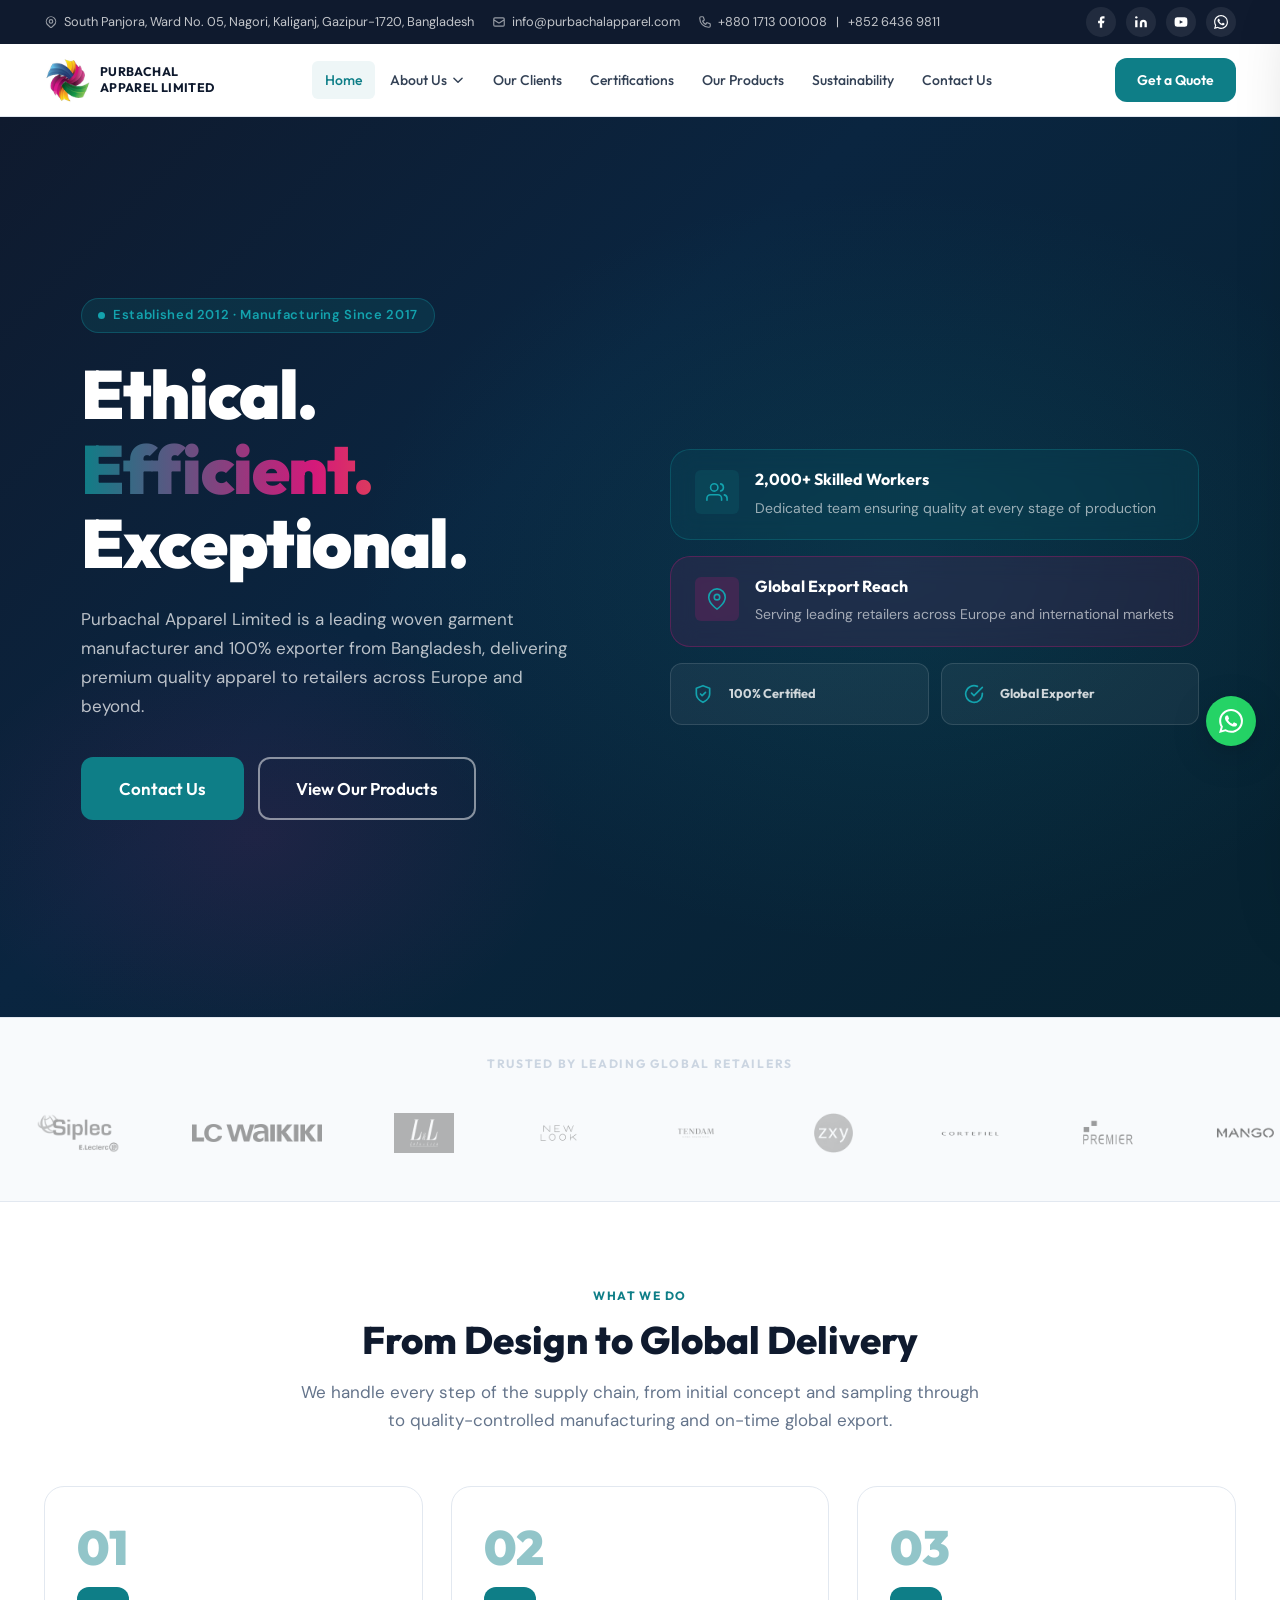
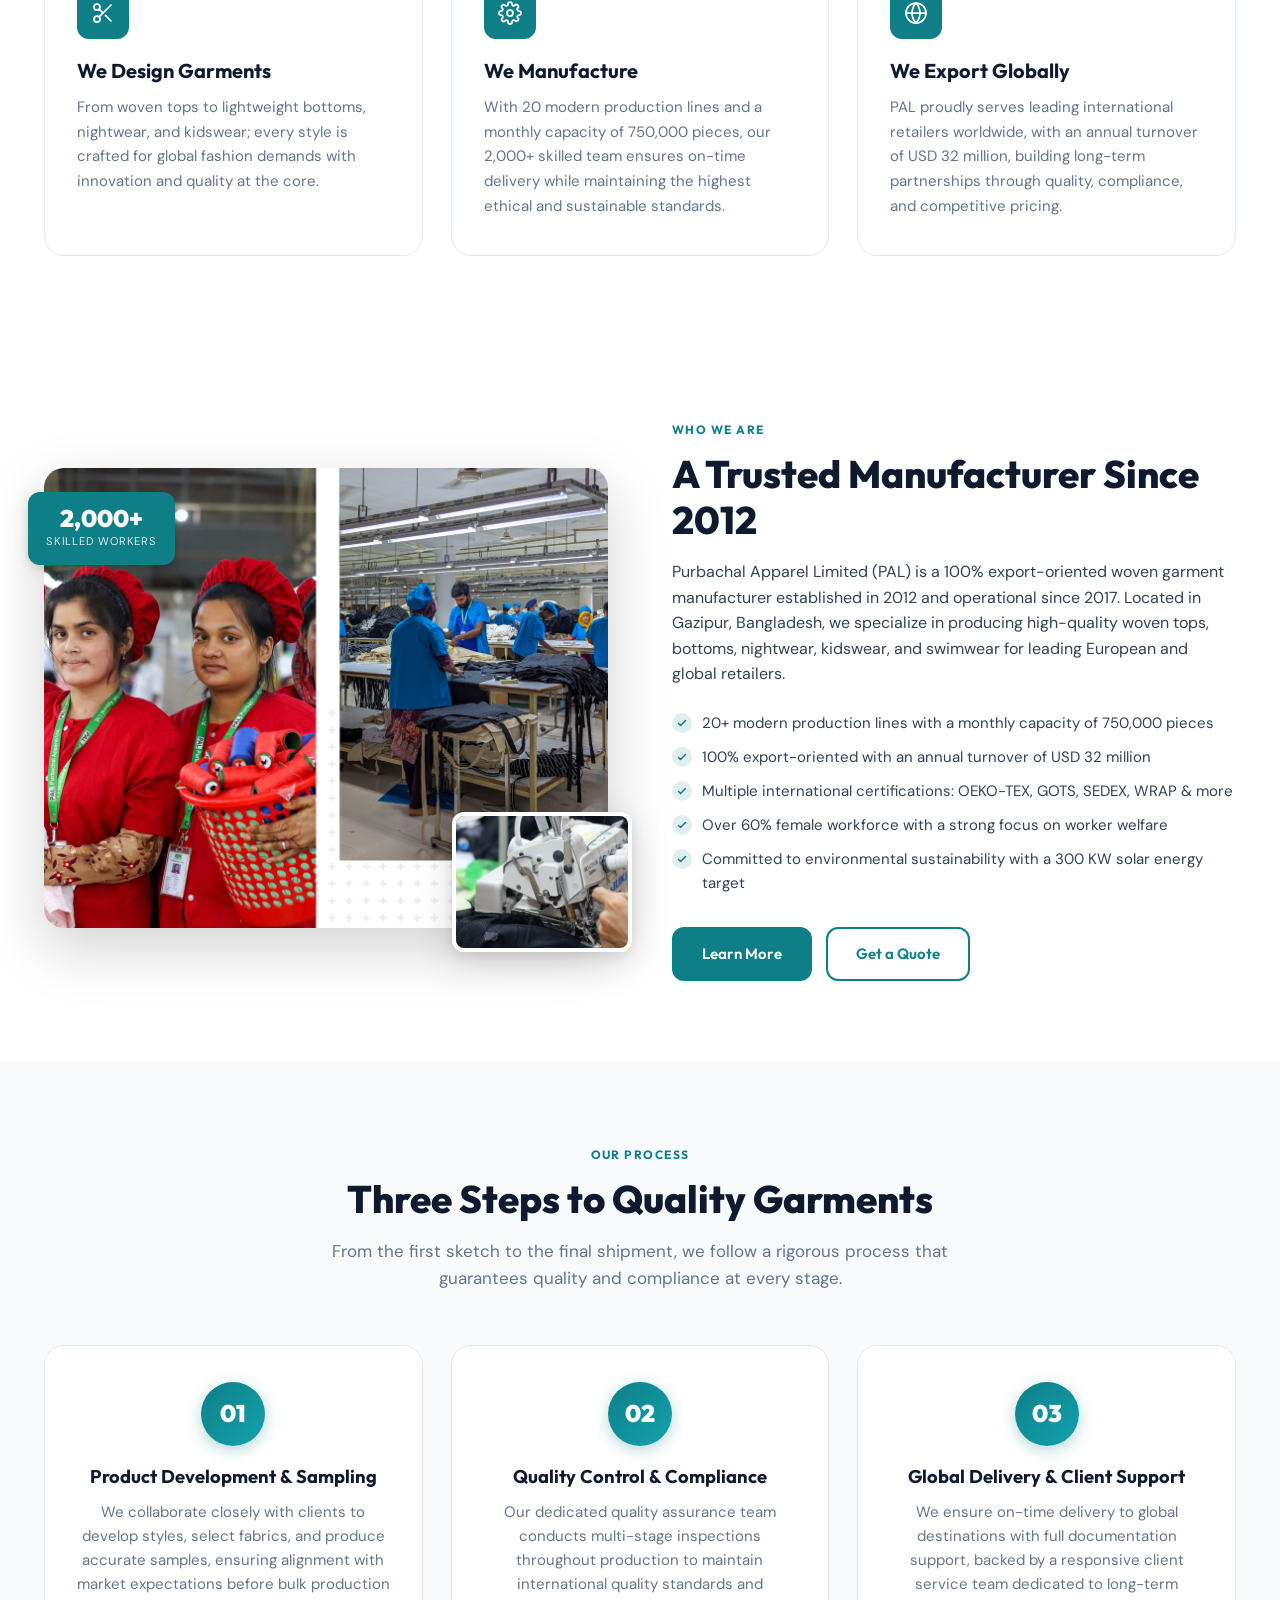
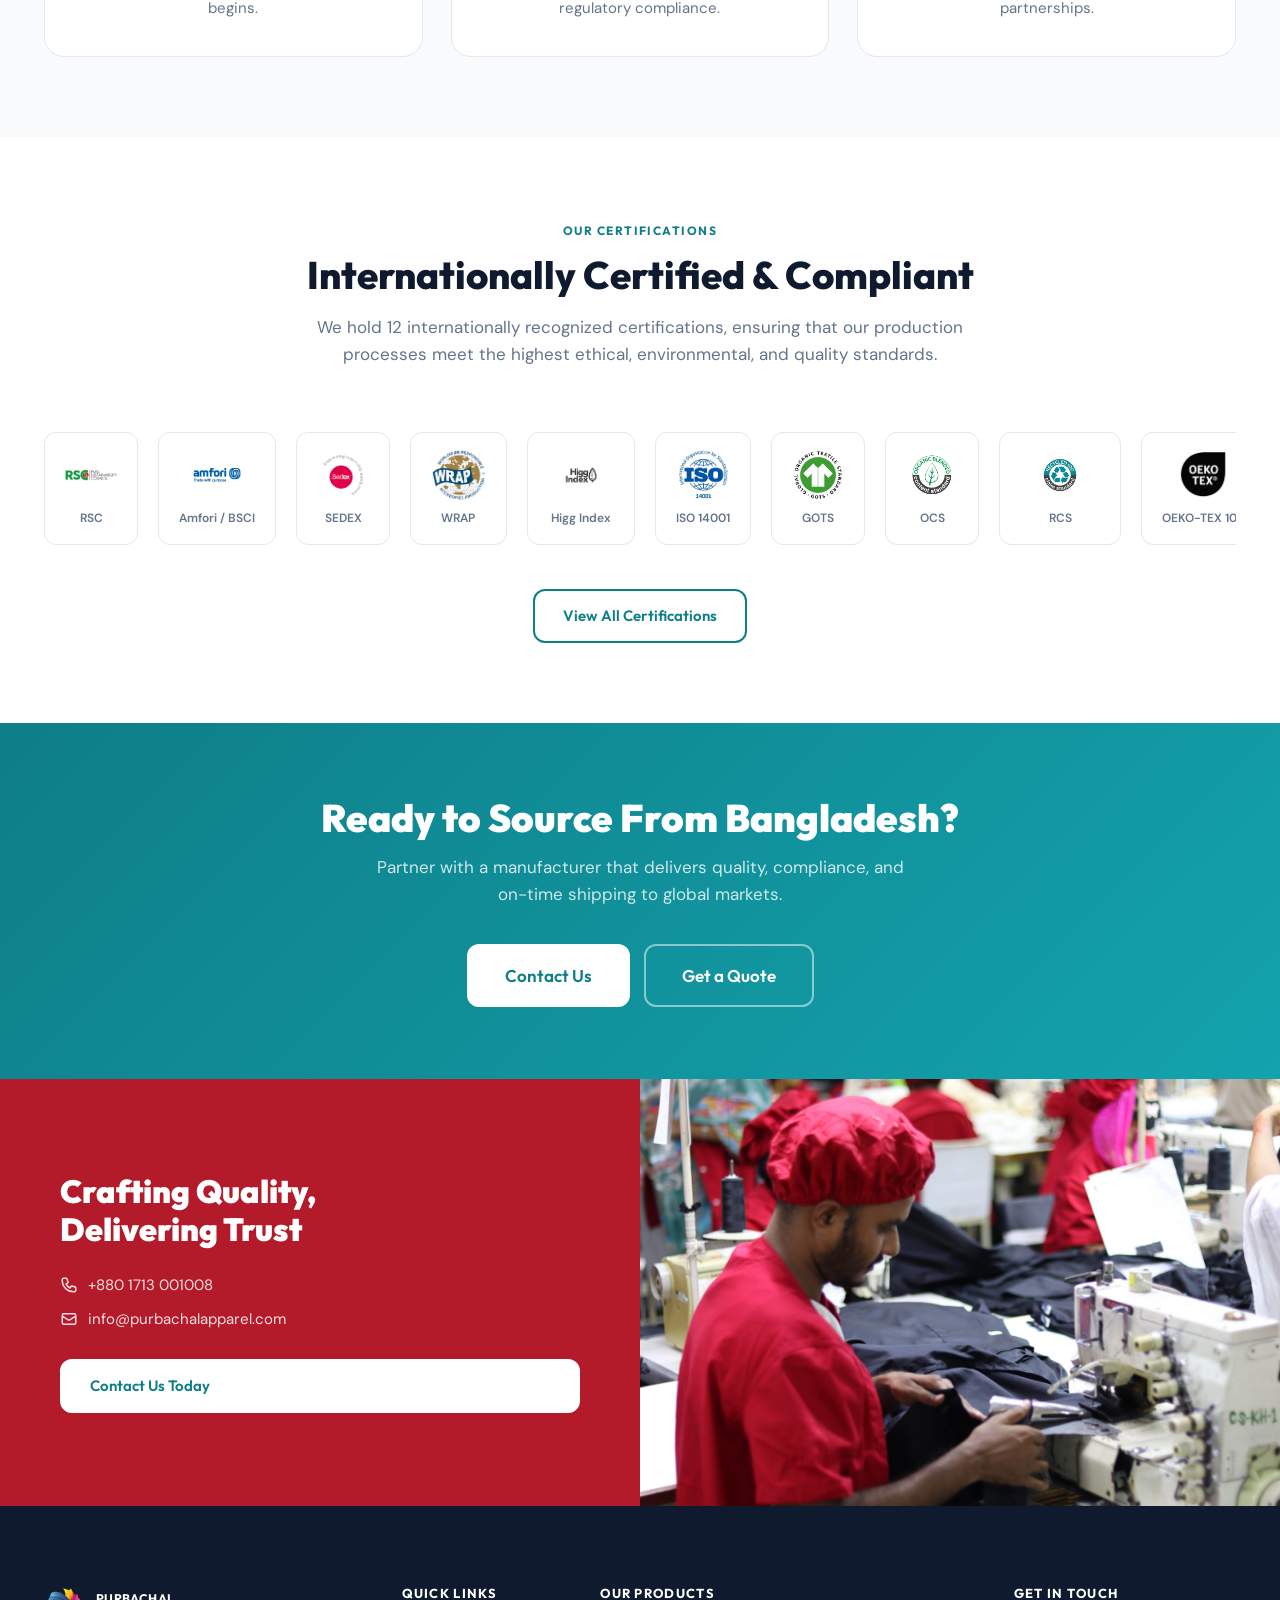
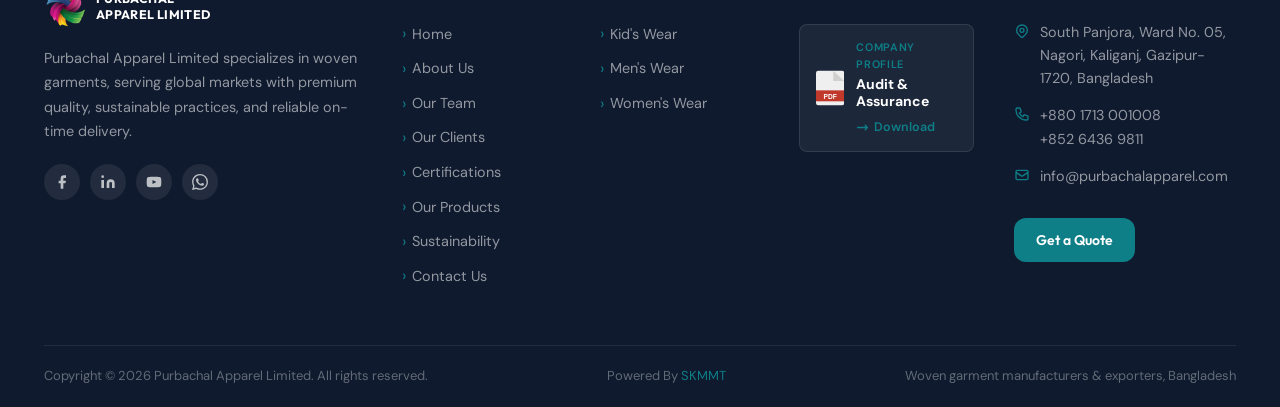
<file: index.html>
﻿<!DOCTYPE html>
<html lang="en">
<head>
<meta charset="UTF-8">
<meta name="viewport" content="width=device-width, initial-scale=1.0">
<title>Home | Purbachal Apparel Limited</title>
<meta name="description" content="Purbachal Apparel Limited: Leading woven garment manufacturers and 100% exporters from Bangladesh. OEKO-TEX, SEDEX, GOTS, WRAP certified.">
<link rel="icon" type="image/png" sizes="64x64" href="favicon.png">
<link rel="icon" type="image/png" sizes="32x32" href="favicon-32.png">
<link href="https://fonts.googleapis.com/css2?family=Outfit:wght@300;400;500;600;700;800;900&family=DM+Sans:ital,wght@0,300;0,400;0,500;1,300&display=swap" rel="stylesheet">
<link rel="stylesheet" href="styles.css">
</head>
<body><div class="topbar">
  <div class="container">
    <div class="topbar-inner">
      <div class="topbar-left">
        <div class="topbar-item">
          <svg width="14" height="14" fill="none" viewBox="0 0 24 24" stroke="currentColor"><path stroke-linecap="round" stroke-linejoin="round" stroke-width="2" d="M17.657 16.657L13.414 20.9a1.998 1.998 0 01-2.827 0l-4.244-4.243a8 8 0 1111.314 0z"/><path stroke-linecap="round" stroke-linejoin="round" stroke-width="2" d="M15 11a3 3 0 11-6 0 3 3 0 016 0z"/></svg>
          South Panjora, Ward No. 05, Nagori, Kaliganj, Gazipur-1720, Bangladesh
        </div>
        <div class="topbar-item">
          <svg width="14" height="14" fill="none" viewBox="0 0 24 24" stroke="currentColor"><path stroke-linecap="round" stroke-linejoin="round" stroke-width="2" d="M3 8l7.89 5.26a2 2 0 002.22 0L21 8M5 19h14a2 2 0 002-2V7a2 2 0 00-2-2H5a2 2 0 00-2 2v10a2 2 0 002 2z"/></svg>
          <a href="mailto:info@purbachalapparel.com">info@purbachalapparel.com</a>
        </div>
        <div class="topbar-item">
          <svg width="14" height="14" fill="none" viewBox="0 0 24 24" stroke="currentColor"><path stroke-linecap="round" stroke-linejoin="round" stroke-width="2" d="M3 5a2 2 0 012-2h3.28a1 1 0 01.948.684l1.498 4.493a1 1 0 01-.502 1.21l-2.257 1.13a11.042 11.042 0 005.516 5.516l1.13-2.257a1 1 0 011.21-.502l4.493 1.498a1 1 0 01.684.949V19a2 2 0 01-2 2h-1C9.716 21 3 14.284 3 6V5z"/></svg>
          <a href="tel:+8801713001008">+880 1713 001008</a> &nbsp;|&nbsp; <a href="tel:+85264369811">+852 6436 9811</a>
        </div>
      </div>
      <div class="topbar-right">
        <a href="https://www.facebook.com/share/1CqNTHAErC/" class="topbar-social" aria-label="Facebook" target="_blank" rel="noopener"><svg width="14" height="14" fill="currentColor" viewBox="0 0 24 24"><path d="M18 2h-3a5 5 0 00-5 5v3H7v4h3v8h4v-8h3l1-4h-4V7a1 1 0 011-1h3z"/></svg></a>
        <a href="https://www.linkedin.com/in/purbachal-apparel-limited-42a279381" class="topbar-social" aria-label="LinkedIn" target="_blank" rel="noopener"><svg width="14" height="14" fill="currentColor" viewBox="0 0 24 24"><path d="M16 8a6 6 0 016 6v7h-4v-7a2 2 0 00-2-2 2 2 0 00-2 2v7h-4v-7a6 6 0 016-6zM2 9h4v12H2z"/><circle cx="4" cy="4" r="2"/></svg></a>
        <a href="https://youtu.be/bsH9ow0jLE0" class="topbar-social" aria-label="YouTube" target="_blank" rel="noopener"><svg width="14" height="14" fill="currentColor" viewBox="0 0 24 24"><path d="M22.54 6.42a2.78 2.78 0 00-1.95-1.96C18.88 4 12 4 12 4s-6.88 0-8.59.46a2.78 2.78 0 00-1.95 1.96A29 29 0 001 12a29 29 0 00.46 5.58A2.78 2.78 0 003.41 19.54C5.12 20 12 20 12 20s6.88 0 8.59-.46a2.78 2.78 0 001.95-1.96A29 29 0 0023 12a29 29 0 00-.46-5.58zM9.75 15.02V8.98L15.5 12l-5.75 3.02z"/></svg></a>
        <a href="https://wa.me/+8801713001008" class="topbar-social" aria-label="WhatsApp" target="_blank" rel="noopener"><svg width="14" height="14" fill="currentColor" viewBox="0 0 24 24"><path d="M17.472 14.382c-.297-.149-1.758-.867-2.03-.967-.273-.099-.471-.148-.67.15-.197.297-.767.966-.94 1.164-.173.199-.347.223-.644.075-.297-.15-1.255-.463-2.39-1.475-.883-.788-1.48-1.761-1.653-2.059-.173-.297-.018-.458.13-.606.134-.133.298-.347.446-.52.149-.174.198-.298.298-.497.099-.198.05-.371-.025-.52-.075-.149-.669-1.612-.916-2.207-.242-.579-.487-.5-.669-.51-.173-.008-.371-.01-.57-.01-.198 0-.52.074-.792.372-.272.297-1.04 1.016-1.04 2.479 0 1.462 1.065 2.875 1.213 3.074.149.198 2.096 3.2 5.077 4.487.709.306 1.262.489 1.694.625.712.227 1.36.195 1.871.118.571-.085 1.758-.719 2.006-1.413.248-.694.248-1.289.173-1.413-.074-.124-.272-.198-.57-.347m-5.421 7.403h-.004a9.87 9.87 0 01-5.031-1.378l-.361-.214-3.741.982.998-3.648-.235-.374a9.86 9.86 0 01-1.51-5.26c.001-5.45 4.436-9.884 9.888-9.884 2.64 0 5.122 1.03 6.988 2.898a9.825 9.825 0 012.893 6.994c-.003 5.45-4.437 9.884-9.885 9.884m8.413-18.297A11.815 11.815 0 0012.05 0C5.495 0 .16 5.335.157 11.892c0 2.096.547 4.142 1.588 5.945L.057 24l6.305-1.654a11.882 11.882 0 005.683 1.448h.005c6.554 0 11.89-5.335 11.893-11.893a11.821 11.821 0 00-3.48-8.413z"/></svg></a>
      </div>
    </div>
  </div>
</div>
<nav class="site-nav" id="site-nav">
  <div class="container">
    <div class="nav-inner">
      <a href="index.html" class="nav-logo">
        <div class="nav-logo-icon"><img src="[data-uri]" alt="Purbachal Apparel Limited" loading="lazy"></div>
        <span class="nav-logo-name">Purbachal<br>Apparel Limited</span>
      </a>
      <ul class="nav-links">
        <li class="nav-item"><a href="index.html" class="nav-link">Home</a></li>
        <li class="nav-item">
          <a href="about.html" class="nav-link">About Us <svg width="14" height="14" fill="none" viewBox="0 0 24 24" stroke="currentColor"><path stroke-linecap="round" stroke-linejoin="round" stroke-width="2.5" d="M19 9l-7 7-7-7"/></svg></a>
          <div class="dropdown">
            <a href="about.html" class="dropdown-link">About Purbachal</a>
            <a href="team.html" class="dropdown-link">Our Team</a>
          </div>
        </li>
        <li class="nav-item"><a href="clients.html" class="nav-link">Our Clients</a></li>
        <li class="nav-item"><a href="certificates.html" class="nav-link">Certifications</a></li>
        <li class="nav-item"><a href="products.html" class="nav-link">Our Products</a></li>
        <li class="nav-item"><a href="sustainability.html" class="nav-link">Sustainability</a></li>
        <li class="nav-item"><a href="contact.html" class="nav-link">Contact Us</a></li>
      </ul>
      <a href="contact.html" class="btn btn-primary btn-sm nav-cta">Get a Quote</a>
      <button class="hamburger" aria-label="Open menu"><span></span><span></span><span></span></button>
    </div>
  </div>
</nav>
<div class="mobile-nav">
  <button class="mobile-nav-close" aria-label="Close menu">&times;</button>
  <ul class="mobile-nav-links">
    <li><a href="index.html" class="mobile-nav-link">Home</a></li>
    <li class="mobile-has-dropdown">
      <a href="about.html" class="mobile-nav-link">About Us</a>
      <div class="mobile-dropdown">
        <a href="about.html" class="mobile-dropdown-link">About Purbachal</a>
        <a href="team.html" class="mobile-dropdown-link">Our Team</a>
      </div>
    </li>
    <li><a href="clients.html" class="mobile-nav-link">Our Clients</a></li>
    <li><a href="certificates.html" class="mobile-nav-link">Certifications</a></li>
    <li><a href="products.html" class="mobile-nav-link">Our Products</a></li>
    <li><a href="sustainability.html" class="mobile-nav-link">Sustainability</a></li>
    <li><a href="contact.html" class="mobile-nav-link">Contact Us</a></li>
    <li style="margin-top:16px"><a href="contact.html" class="btn btn-primary" style="display:block;text-align:center">Get a Quote</a></li>
  </ul>
</div>
<div class="overlay"></div>
<!-- HERO -->
<section class="hero" id="hero">
  <div class="container">
    <div class="hero-grid">
      <div class="hero-left">
        <div class="hero-badge reveal">
          <span class="hero-badge-dot"></span>
          Established 2012 &middot; Manufacturing Since 2017
        </div>
        <h1 class="hero-title reveal delay-1">Ethical.<br><span>Efficient.</span><br>Exceptional.</h1>
        <p class="hero-desc reveal delay-2">Purbachal Apparel Limited is a leading woven garment manufacturer and 100% exporter from Bangladesh, delivering premium quality apparel to retailers across Europe and beyond.</p>
        <div class="hero-actions reveal delay-3">
          <a href="contact.html" class="btn btn-primary btn-lg">Contact Us</a>
          <a href="products.html" class="btn btn-outline-white btn-lg">View Our Products</a>
        </div>
      </div>
      <div class="hero-right">
        <div class="hero-card hero-card-teal float-anim">
          <div class="hero-card-icon">
            <svg width="22" height="22" viewBox="0 0 24 24" fill="none" stroke="var(--teal-light)" stroke-width="1.75" stroke-linecap="round" stroke-linejoin="round"><path d="M17 21v-2a4 4 0 00-4-4H5a4 4 0 00-4 4v2"/><circle cx="9" cy="7" r="4"/><path d="M23 21v-2a4 4 0 00-3-3.87"/><path d="M16 3.13a4 4 0 010 7.75"/></svg>
          </div>
          <div class="hero-card-body">
            <h4>2,000+ Skilled Workers</h4>
            <p>Dedicated team ensuring quality at every stage of production</p>
          </div>
        </div>
        <div class="hero-card hero-card-magenta float-anim" style="animation-delay:.8s">
          <div class="hero-card-icon hero-card-icon-magenta">
            <svg width="22" height="22" viewBox="0 0 24 24" fill="none" stroke="var(--teal-light)" stroke-width="1.75" stroke-linecap="round" stroke-linejoin="round"><path d="M21 10c0 7-9 13-9 13s-9-6-9-13a9 9 0 0118 0z"/><circle cx="12" cy="10" r="3"/></svg>
          </div>
          <div class="hero-card-body">
            <h4>Global Export Reach</h4>
            <p>Serving leading retailers across Europe and international markets</p>
          </div>
        </div>
        <div class="hero-float-badges float-anim" style="animation-delay:1.2s">
          <div class="hero-float-badge">
            <div class="hero-float-badge-icon"><svg width="20" height="20" viewBox="0 0 24 24" fill="none" stroke="var(--teal-light)" stroke-width="2" stroke-linecap="round" stroke-linejoin="round"><path d="M12 22s8-4 8-10V5l-8-3-8 3v7c0 6 8 10 8 10z"/><polyline points="9 12 11 14 15 10"/></svg></div>
            <span>100% Certified</span>
          </div>
          <div class="hero-float-badge">
            <div class="hero-float-badge-icon"><svg width="20" height="20" viewBox="0 0 24 24" fill="none" stroke="var(--teal-light)" stroke-width="2" stroke-linecap="round" stroke-linejoin="round"><path d="M22 11.08V12a10 10 0 11-5.93-9.14"/><polyline points="22 4 12 14.01 9 11.01"/></svg></div>
            <span>Global Exporter</span>
          </div>
        </div>
      </div>
    </div>
  </div>
</section>

<!-- CLIENT MARQUEE -->
<div class="marquee-section">
  <div class="marquee-label">Trusted by Leading Global Retailers</div>
  <div class="marquee-track">
    <div class="marquee-logo"><img src="uploads/pages/client-eleclerc.png" alt="E.Leclerc / Siplec" loading="lazy"></div>
    <div class="marquee-logo"><img src="uploads/pages/client-lcwaikiki.png" alt="LC Waikiki" loading="lazy"></div>
    <div class="marquee-logo"><img src="uploads/pages/client-lolaliza.png" alt="Lolaliza" loading="lazy"></div>
    <div class="marquee-logo"><img src="uploads/pages/client-newlook.png" alt="New Look" loading="lazy"></div>
    <div class="marquee-logo"><img src="uploads/pages/client-tendam.png" alt="Tendam" loading="lazy"></div>
    <div class="marquee-logo"><img src="uploads/pages/client-zxy.png" alt="ZXY" loading="lazy"></div>
    <div class="marquee-logo"><img src="uploads/pages/client-cortefiel.png" alt="Cortefiel" loading="lazy"></div>
    <div class="marquee-logo"><img src="uploads/pages/client-premier.png" alt="Premier" loading="lazy"></div>
    <div class="marquee-logo"><img src="uploads/pages/client-mango.png" alt="Mango" loading="lazy"></div>
    <div class="marquee-logo"><img src="uploads/pages/client-gemo.png" alt="GEMO" loading="lazy"></div>
    <div class="marquee-logo"><img src="uploads/pages/client-authenticstyle.png" alt="Authentic Style" loading="lazy"></div>
    <div class="marquee-logo"><img src="uploads/pages/client-ragno.png" alt="Ragno" loading="lazy"></div>
    <!-- duplicate for seamless loop -->
    <div class="marquee-logo"><img src="uploads/pages/client-eleclerc.png" alt="E.Leclerc / Siplec" loading="lazy"></div>
    <div class="marquee-logo"><img src="uploads/pages/client-lcwaikiki.png" alt="LC Waikiki" loading="lazy"></div>
    <div class="marquee-logo"><img src="uploads/pages/client-lolaliza.png" alt="Lolaliza" loading="lazy"></div>
    <div class="marquee-logo"><img src="uploads/pages/client-newlook.png" alt="New Look" loading="lazy"></div>
    <div class="marquee-logo"><img src="uploads/pages/client-tendam.png" alt="Tendam" loading="lazy"></div>
    <div class="marquee-logo"><img src="uploads/pages/client-zxy.png" alt="ZXY" loading="lazy"></div>
    <div class="marquee-logo"><img src="uploads/pages/client-cortefiel.png" alt="Cortefiel" loading="lazy"></div>
    <div class="marquee-logo"><img src="uploads/pages/client-premier.png" alt="Premier" loading="lazy"></div>
    <div class="marquee-logo"><img src="uploads/pages/client-mango.png" alt="Mango" loading="lazy"></div>
    <div class="marquee-logo"><img src="uploads/pages/client-gemo.png" alt="GEMO" loading="lazy"></div>
    <div class="marquee-logo"><img src="uploads/pages/client-authenticstyle.png" alt="Authentic Style" loading="lazy"></div>
    <div class="marquee-logo"><img src="uploads/pages/client-ragno.png" alt="Ragno" loading="lazy"></div>
  </div>
</div>

<!-- SERVICES -->
<section class="section">
  <div class="container">
    <div class="section-header center">
      <span class="eyebrow reveal">What We Do</span>
      <h2 class="section-title reveal delay-1">From Design to Global Delivery</h2>
      <p class="section-desc reveal delay-2">We handle every step of the supply chain, from initial concept and sampling through to quality-controlled manufacturing and on-time global export.</p>
    </div>
    <div class="services-grid">
      <div class="service-card reveal">
        <div class="service-number">01</div>
        <div class="service-icon"><svg width="24" height="24" viewBox="0 0 24 24" fill="none" stroke="white" stroke-width="1.75" stroke-linecap="round" stroke-linejoin="round"><circle cx="6" cy="6" r="3"/><circle cx="6" cy="18" r="3"/><line x1="20" y1="4" x2="8.12" y2="15.88"/><line x1="14.47" y1="14.48" x2="20" y2="20"/><line x1="8.12" y1="8.12" x2="12" y2="12"/></svg></div>
        <h3>We Design Garments</h3>
        <p>From woven tops to lightweight bottoms, nightwear, and kidswear; every style is crafted for global fashion demands with innovation and quality at the core.</p>
      </div>
      <div class="service-card reveal delay-1">
        <div class="service-number">02</div>
        <div class="service-icon"><svg width="24" height="24" viewBox="0 0 24 24" fill="none" stroke="white" stroke-width="1.75" stroke-linecap="round" stroke-linejoin="round"><circle cx="12" cy="12" r="3"/><path d="M19.4 15a1.65 1.65 0 0 0 .33 1.82l.06.06a2 2 0 0 1-2.83 2.83l-.06-.06a1.65 1.65 0 0 0-1.82-.33 1.65 1.65 0 0 0-1 1.51V21a2 2 0 0 1-4 0v-.09A1.65 1.65 0 0 0 9 19.4a1.65 1.65 0 0 0-1.82.33l-.06.06a2 2 0 0 1-2.83-2.83l.06-.06A1.65 1.65 0 0 0 4.68 15a1.65 1.65 0 0 0-1.51-1H3a2 2 0 0 1 0-4h.09A1.65 1.65 0 0 0 4.6 9a1.65 1.65 0 0 0-.33-1.82l-.06-.06a2 2 0 0 1 2.83-2.83l.06.06A1.65 1.65 0 0 0 9 4.68a1.65 1.65 0 0 0 1-1.51V3a2 2 0 0 1 4 0v.09a1.65 1.65 0 0 0 1 1.51 1.65 1.65 0 0 0 1.82-.33l.06-.06a2 2 0 0 1 2.83 2.83l-.06.06A1.65 1.65 0 0 0 19.4 9a1.65 1.65 0 0 0 1.51 1H21a2 2 0 0 1 0 4h-.09a1.65 1.65 0 0 0-1.51 1z"/></svg></div>
        <h3>We Manufacture</h3>
        <p>With 20 modern production lines and a monthly capacity of 750,000 pieces, our 2,000+ skilled team ensures on-time delivery while maintaining the highest ethical and sustainable standards.</p>
      </div>
      <div class="service-card reveal delay-2">
        <div class="service-number">03</div>
        <div class="service-icon"><svg width="24" height="24" viewBox="0 0 24 24" fill="none" stroke="white" stroke-width="1.75" stroke-linecap="round" stroke-linejoin="round"><circle cx="12" cy="12" r="10"/><line x1="2" y1="12" x2="22" y2="12"/><path d="M12 2a15.3 15.3 0 014 10 15.3 15.3 0 01-4 10 15.3 15.3 0 01-4-10 15.3 15.3 0 014-10z"/></svg></div>
        <h3>We Export Globally</h3>
        <p>PAL proudly serves leading international retailers worldwide, with an annual turnover of USD 32 million, building long-term partnerships through quality, compliance, and competitive pricing.</p>
      </div>
    </div>
  </div>
</section>

<!-- WHO WE ARE -->
<section class="section">
  <div class="container">
    <div class="about-grid">
      <div class="about-img-wrap reveal-left">
        <div class="about-img-main">
          <img src="uploads/pages/about-factory.png" alt="Purbachal Apparel factory floor with workers" loading="lazy">
        </div>
        <div class="about-img-inset">
          <img src="uploads/pages/about-sewing.jpg" alt="JUKI sewing machine close-up" loading="lazy">
        </div>
        <div class="about-badge">
          <span class="about-badge-value">2,000+</span>
          <span class="about-badge-label">Skilled Workers</span>
        </div>
      </div>
      <div class="reveal-right">
        <span class="eyebrow">Who We Are</span>
        <h2 class="section-title">A Trusted Manufacturer Since 2012</h2>
        <p>Purbachal Apparel Limited (PAL) is a 100% export-oriented woven garment manufacturer established in 2012 and operational since 2017. Located in Gazipur, Bangladesh, we specialize in producing high-quality woven tops, bottoms, nightwear, kidswear, and swimwear for leading European and global retailers.</p>
        <ul class="about-list">
          <li class="about-list-item">
            <div class="about-list-icon"><svg width="12" height="12" fill="none" viewBox="0 0 24 24" stroke="currentColor"><path stroke-linecap="round" stroke-linejoin="round" stroke-width="3" d="M5 13l4 4L19 7"/></svg></div>
            20+ modern production lines with a monthly capacity of 750,000 pieces
          </li>
          <li class="about-list-item">
            <div class="about-list-icon"><svg width="12" height="12" fill="none" viewBox="0 0 24 24" stroke="currentColor"><path stroke-linecap="round" stroke-linejoin="round" stroke-width="3" d="M5 13l4 4L19 7"/></svg></div>
            100% export-oriented with an annual turnover of USD 32 million
          </li>
          <li class="about-list-item">
            <div class="about-list-icon"><svg width="12" height="12" fill="none" viewBox="0 0 24 24" stroke="currentColor"><path stroke-linecap="round" stroke-linejoin="round" stroke-width="3" d="M5 13l4 4L19 7"/></svg></div>
            Multiple international certifications: OEKO-TEX, GOTS, SEDEX, WRAP &amp; more
          </li>
          <li class="about-list-item">
            <div class="about-list-icon"><svg width="12" height="12" fill="none" viewBox="0 0 24 24" stroke="currentColor"><path stroke-linecap="round" stroke-linejoin="round" stroke-width="3" d="M5 13l4 4L19 7"/></svg></div>
            Over 60% female workforce with a strong focus on worker welfare
          </li>
          <li class="about-list-item">
            <div class="about-list-icon"><svg width="12" height="12" fill="none" viewBox="0 0 24 24" stroke="currentColor"><path stroke-linecap="round" stroke-linejoin="round" stroke-width="3" d="M5 13l4 4L19 7"/></svg></div>
            Committed to environmental sustainability with a 300 KW solar energy target
          </li>
        </ul>
        <div class="about-actions">
          <a href="about.html" class="btn btn-primary">Learn More</a>
          <a href="contact.html" class="btn btn-outline">Get a Quote</a>
        </div>
      </div>
    </div>
  </div>
</section>

<!-- WORKING PROCESS -->
<section class="section section-alt">
  <div class="container">
    <div class="section-header center">
      <span class="eyebrow reveal">Our Process</span>
      <h2 class="section-title reveal delay-1">Three Steps to Quality Garments</h2>
      <p class="section-desc reveal delay-2">From the first sketch to the final shipment, we follow a rigorous process that guarantees quality and compliance at every stage.</p>
    </div>
    <div class="process-grid">
      <div class="process-card reveal">
        <div class="process-step-num">01</div>
        <h3>Product Development &amp; Sampling</h3>
        <p>We collaborate closely with clients to develop styles, select fabrics, and produce accurate samples, ensuring alignment with market expectations before bulk production begins.</p>
      </div>
      <div class="process-card reveal delay-1">
        <div class="process-step-num">02</div>
        <h3>Quality Control &amp; Compliance</h3>
        <p>Our dedicated quality assurance team conducts multi-stage inspections throughout production to maintain international quality standards and regulatory compliance.</p>
      </div>
      <div class="process-card reveal delay-2">
        <div class="process-step-num">03</div>
        <h3>Global Delivery &amp; Client Support</h3>
        <p>We ensure on-time delivery to global destinations with full documentation support, backed by a responsive client service team dedicated to long-term partnerships.</p>
      </div>
    </div>
  </div>
</section>

<!-- CERTIFICATIONS PREVIEW -->
<section class="section">
  <div class="container">
    <div class="section-header center">
      <span class="eyebrow reveal">Our Certifications</span>
      <h2 class="section-title reveal delay-1">Internationally Certified &amp; Compliant</h2>
      <p class="section-desc reveal delay-2">We hold 12 internationally recognized certifications, ensuring that our production processes meet the highest ethical, environmental, and quality standards.</p>
    </div>
    <div class="cert-strip-wrap reveal">
      <div class="cert-strip">
        <div class="cert-strip-item"><img src="uploads/pages/cert-rsc.png" alt="RSC" loading="lazy"><span>RSC</span></div>
        <div class="cert-strip-item"><img src="uploads/pages/cert-bsci.png" alt="Amfori BSCI" loading="lazy"><span>Amfori / BSCI</span></div>
        <div class="cert-strip-item"><img src="uploads/pages/cert-sedex.png" alt="SEDEX" loading="lazy"><span>SEDEX</span></div>
        <div class="cert-strip-item"><img src="uploads/pages/cert-wrap.png" alt="WRAP" loading="lazy"><span>WRAP</span></div>
        <div class="cert-strip-item"><img src="uploads/pages/cert-higg.png" alt="Higg Index" loading="lazy"><span>Higg Index</span></div>
        <div class="cert-strip-item"><img src="uploads/pages/cert-iso14001.png" alt="ISO 14001" loading="lazy"><span>ISO 14001</span></div>
        <div class="cert-strip-item"><img src="uploads/pages/cert-gots.png" alt="GOTS" loading="lazy"><span>GOTS</span></div>
        <div class="cert-strip-item"><img src="uploads/pages/cert-ocs.png" alt="OCS" loading="lazy"><span>OCS</span></div>
        <div class="cert-strip-item"><img src="uploads/pages/cert-rcs.png" alt="RCS" loading="lazy"><span>RCS</span></div>
        <div class="cert-strip-item"><img src="uploads/pages/cert-oeko.png" alt="OEKO-TEX Standard 100" loading="lazy"><span>OEKO-TEX 100</span></div>
        <div class="cert-strip-item"><img src="uploads/pages/cert-ecovadis.png" alt="EcoVadis" loading="lazy"><span>EcoVadis</span></div>
        <div class="cert-strip-item"><img src="uploads/pages/cert-cotton-africa.png" alt="Cotton Made in Africa" loading="lazy"><span>Cotton Made in Africa</span></div>
      </div>
    </div>
    <div class="text-center mt-4 reveal">
      <a href="certificates.html" class="btn btn-outline">View All Certifications</a>
    </div>
  </div>
</section>

<!-- CTA BAND -->
<section class="cta-band">
  <div class="container">
    <h2 class="reveal">Ready to Source From Bangladesh?</h2>
    <p class="reveal delay-1">Partner with a manufacturer that delivers quality, compliance, and on-time shipping to global markets.</p>
    <div class="cta-band-actions reveal delay-2">
      <a href="contact.html" class="btn btn-white btn-lg">Contact Us</a>
      <a href="contact.html" class="btn btn-outline-white btn-lg">Get a Quote</a>
    </div>
  </div>
</section><section class="craft-band">
  <div class="craft-band-left">
    <h2>Crafting Quality,<br>Delivering Trust</h2>
    <div class="craft-band-contact">
      <div class="craft-band-contact-item">
        <svg width="18" height="18" fill="none" viewBox="0 0 24 24" stroke="currentColor"><path stroke-linecap="round" stroke-linejoin="round" stroke-width="2" d="M3 5a2 2 0 012-2h3.28a1 1 0 01.948.684l1.498 4.493a1 1 0 01-.502 1.21l-2.257 1.13a11.042 11.042 0 005.516 5.516l1.13-2.257a1 1 0 011.21-.502l4.493 1.498a1 1 0 01.684.949V19a2 2 0 01-2 2h-1C9.716 21 3 14.284 3 6V5z"/></svg>
        <a href="tel:+8801713001008">+880 1713 001008</a>
      </div>
      <div class="craft-band-contact-item">
        <svg width="18" height="18" fill="none" viewBox="0 0 24 24" stroke="currentColor"><path stroke-linecap="round" stroke-linejoin="round" stroke-width="2" d="M3 8l7.89 5.26a2 2 0 002.22 0L21 8M5 19h14a2 2 0 002-2V7a2 2 0 00-2-2H5a2 2 0 00-2 2v10a2 2 0 002 2z"/></svg>
        <a href="mailto:info@purbachalapparel.com">info@purbachalapparel.com</a>
      </div>
    </div>
    <a href="contact.html" class="btn btn-white">Contact Us Today</a>
  </div>
  <div class="craft-band-right">
    <img src="uploads/pages/banner-worker.jpg" alt="Skilled worker at sewing machine at Purbachal Apparel" loading="lazy">
  </div>
</section>
<footer class="site-footer">
  <div class="container">
    <div class="footer-grid">
      <div class="footer-brand">
        <div class="footer-logo">
          <div class="footer-logo-icon"><img src="[data-uri]" alt="Purbachal Apparel Limited" loading="lazy"></div>
          <span class="footer-logo-name">Purbachal<br>Apparel Limited</span>
        </div>
        <p>Purbachal Apparel Limited specializes in woven garments, serving global markets with premium quality, sustainable practices, and reliable on-time delivery.</p>
        <div class="footer-social">
          <a href="https://www.facebook.com/share/1CqNTHAErC/" class="footer-social-link" aria-label="Facebook" target="_blank" rel="noopener"><svg width="16" height="16" fill="currentColor" viewBox="0 0 24 24"><path d="M18 2h-3a5 5 0 00-5 5v3H7v4h3v8h4v-8h3l1-4h-4V7a1 1 0 011-1h3z"/></svg></a>
          <a href="https://www.linkedin.com/in/purbachal-apparel-limited-42a279381" class="footer-social-link" aria-label="LinkedIn" target="_blank" rel="noopener"><svg width="16" height="16" fill="currentColor" viewBox="0 0 24 24"><path d="M16 8a6 6 0 016 6v7h-4v-7a2 2 0 00-2-2 2 2 0 00-2 2v7h-4v-7a6 6 0 016-6zM2 9h4v12H2z"/><circle cx="4" cy="4" r="2"/></svg></a>
          <a href="https://youtu.be/bsH9ow0jLE0" class="footer-social-link" aria-label="YouTube" target="_blank" rel="noopener"><svg width="16" height="16" fill="currentColor" viewBox="0 0 24 24"><path d="M22.54 6.42a2.78 2.78 0 00-1.95-1.96C18.88 4 12 4 12 4s-6.88 0-8.59.46a2.78 2.78 0 00-1.95 1.96A29 29 0 001 12a29 29 0 00.46 5.58A2.78 2.78 0 003.41 19.54C5.12 20 12 20 12 20s6.88 0 8.59-.46a2.78 2.78 0 001.95-1.96A29 29 0 0023 12a29 29 0 00-.46-5.58zM9.75 15.02V8.98L15.5 12l-5.75 3.02z"/></svg></a>
          <a href="https://wa.me/+8801713001008" class="footer-social-link" aria-label="WhatsApp" target="_blank" rel="noopener"><svg width="16" height="16" fill="currentColor" viewBox="0 0 24 24"><path d="M17.472 14.382c-.297-.149-1.758-.867-2.03-.967-.273-.099-.471-.148-.67.15-.197.297-.767.966-.94 1.164-.173.199-.347.223-.644.075-.297-.15-1.255-.463-2.39-1.475-.883-.788-1.48-1.761-1.653-2.059-.173-.297-.018-.458.13-.606.134-.133.298-.347.446-.52.149-.174.198-.298.298-.497.099-.198.05-.371-.025-.52-.075-.149-.669-1.612-.916-2.207-.242-.579-.487-.5-.669-.51-.173-.008-.371-.01-.57-.01-.198 0-.52.074-.792.372-.272.297-1.04 1.016-1.04 2.479 0 1.462 1.065 2.875 1.213 3.074.149.198 2.096 3.2 5.077 4.487.709.306 1.262.489 1.694.625.712.227 1.36.195 1.871.118.571-.085 1.758-.719 2.006-1.413.248-.694.248-1.289.173-1.413-.074-.124-.272-.198-.57-.347m-5.421 7.403h-.004a9.87 9.87 0 01-5.031-1.378l-.361-.214-3.741.982.998-3.648-.235-.374a9.86 9.86 0 01-1.51-5.26c.001-5.45 4.436-9.884 9.888-9.884 2.64 0 5.122 1.03 6.988 2.898a9.825 9.825 0 012.893 6.994c-.003 5.45-4.437 9.884-9.885 9.884m8.413-18.297A11.815 11.815 0 0012.05 0C5.495 0 .16 5.335.157 11.892c0 2.096.547 4.142 1.588 5.945L.057 24l6.305-1.654a11.882 11.882 0 005.683 1.448h.005c6.554 0 11.89-5.335 11.893-11.893a11.821 11.821 0 00-3.48-8.413z"/></svg></a>
        </div>
      </div>
      <div class="footer-col">
        <h5>Quick Links</h5>
        <ul class="footer-links">
          <li><a href="index.html" class="footer-link">Home</a></li>
          <li><a href="about.html" class="footer-link">About Us</a></li>
          <li><a href="team.html" class="footer-link">Our Team</a></li>
          <li><a href="clients.html" class="footer-link">Our Clients</a></li>
          <li><a href="certificates.html" class="footer-link">Certifications</a></li>
          <li><a href="products.html" class="footer-link">Our Products</a></li>
          <li><a href="sustainability.html" class="footer-link">Sustainability</a></li>
          <li><a href="contact.html" class="footer-link">Contact Us</a></li>
        </ul>
      </div>
      <div class="footer-col">
        <h5>Our Products</h5>
        <ul class="footer-links">
          <li><a href="products.html#kids" class="footer-link">Kid's Wear</a></li>
          <li><a href="products.html#mens" class="footer-link">Men's Wear</a></li>
          <li><a href="products.html#womens" class="footer-link">Women's Wear</a></li>
        </ul>
      </div>
      <div class="footer-col">
        <div class="footer-pdf-card">
          <svg width="36" height="44" viewBox="0 0 36 44" fill="none" xmlns="http://www.w3.org/2000/svg" aria-hidden="true">
            <rect width="36" height="44" rx="3" fill="#efefef"/>
            <path d="M22 0L36 13H22V0Z" fill="#d0d0ce"/>
            <rect y="25" width="36" height="14" fill="#C0392B"/>
            <text x="18" y="36" font-family="Arial,sans-serif" font-weight="700" font-size="8.5" fill="#fff" text-anchor="middle">PDF</text>
          </svg>
          <div class="footer-pdf-info">
            <span class="footer-pdf-label">Company Profile</span>
            <strong class="footer-pdf-title">Audit &amp; Assurance</strong>
            <a href="https://www.purbachalapparel.com/wp-content/uploads/content/Purbachal%20Apparel%20Limited.pdf" class="footer-pdf-dl" target="_blank" rel="noopener">
              <svg width="13" height="13" fill="none" stroke="currentColor" viewBox="0 0 24 24"><path stroke-linecap="round" stroke-linejoin="round" stroke-width="2.5" d="M17 8l4 4m0 0l-4 4m4-4H3"/></svg>
              Download
            </a>
          </div>
        </div>
      </div>
      <div class="footer-col">
        <h5>Get in Touch</h5>
        <div class="footer-contact-item">
          <svg width="16" height="16" fill="none" viewBox="0 0 24 24" stroke="currentColor"><path stroke-linecap="round" stroke-linejoin="round" stroke-width="2" d="M17.657 16.657L13.414 20.9a1.998 1.998 0 01-2.827 0l-4.244-4.243a8 8 0 1111.314 0z"/><path stroke-linecap="round" stroke-linejoin="round" stroke-width="2" d="M15 11a3 3 0 11-6 0 3 3 0 016 0z"/></svg>
          <span>South Panjora, Ward No. 05, Nagori, Kaliganj, Gazipur-1720, Bangladesh</span>
        </div>
        <div class="footer-contact-item">
          <svg width="16" height="16" fill="none" viewBox="0 0 24 24" stroke="currentColor"><path stroke-linecap="round" stroke-linejoin="round" stroke-width="2" d="M3 5a2 2 0 012-2h3.28a1 1 0 01.948.684l1.498 4.493a1 1 0 01-.502 1.21l-2.257 1.13a11.042 11.042 0 005.516 5.516l1.13-2.257a1 1 0 011.21-.502l4.493 1.498a1 1 0 01.684.949V19a2 2 0 01-2 2h-1C9.716 21 3 14.284 3 6V5z"/></svg>
          <span><a href="tel:+8801713001008">+880 1713 001008</a><br><a href="tel:+85264369811">+852 6436 9811</a></span>
        </div>
        <div class="footer-contact-item">
          <svg width="16" height="16" fill="none" viewBox="0 0 24 24" stroke="currentColor"><path stroke-linecap="round" stroke-linejoin="round" stroke-width="2" d="M3 8l7.89 5.26a2 2 0 002.22 0L21 8M5 19h14a2 2 0 002-2V7a2 2 0 00-2-2H5a2 2 0 00-2 2v10a2 2 0 002 2z"/></svg>
          <a href="mailto:info@purbachalapparel.com">info@purbachalapparel.com</a>
        </div>
        <a href="contact.html" class="btn btn-primary btn-sm mt-2">Get a Quote</a>
      </div>
    </div>
    <div class="footer-bottom">
      <span>Copyright &copy; 2026 Purbachal Apparel Limited. All rights reserved.</span>
      <span>Powered By <a href="http://skmmt.rootexception.com/" target="_blank" rel="noopener" style="color:var(--teal);text-decoration:none;">SKMMT</a></span>
      <span>Woven garment manufacturers &amp; exporters, Bangladesh</span>
    </div>
  </div>
</footer>

<div class="fab-group">
  <a href="https://wa.me/+8801713001008" class="fab fab-whatsapp" aria-label="WhatsApp" target="_blank" rel="noopener">
    <svg width="24" height="24" fill="currentColor" viewBox="0 0 24 24"><path d="M17.472 14.382c-.297-.149-1.758-.867-2.03-.967-.273-.099-.471-.148-.67.15-.197.297-.767.966-.94 1.164-.173.199-.347.223-.644.075-.297-.15-1.255-.463-2.39-1.475-.883-.788-1.48-1.761-1.653-2.059-.173-.297-.018-.458.13-.606.134-.133.298-.347.446-.52.149-.174.198-.298.298-.497.099-.198.05-.371-.025-.52-.075-.149-.669-1.612-.916-2.207-.242-.579-.487-.5-.669-.51-.173-.008-.371-.01-.57-.01-.198 0-.52.074-.792.372-.272.297-1.04 1.016-1.04 2.479 0 1.462 1.065 2.875 1.213 3.074.149.198 2.096 3.2 5.077 4.487.709.306 1.262.489 1.694.625.712.227 1.36.195 1.871.118.571-.085 1.758-.719 2.006-1.413.248-.694.248-1.289.173-1.413-.074-.124-.272-.198-.57-.347m-5.421 7.403h-.004a9.87 9.87 0 01-5.031-1.378l-.361-.214-3.741.982.998-3.648-.235-.374a9.86 9.86 0 01-1.51-5.26c.001-5.45 4.436-9.884 9.888-9.884 2.64 0 5.122 1.03 6.988 2.898a9.825 9.825 0 012.893 6.994c-.003 5.45-4.437 9.884-9.885 9.884m8.413-18.297A11.815 11.815 0 0012.05 0C5.495 0 .16 5.335.157 11.892c0 2.096.547 4.142 1.588 5.945L.057 24l6.305-1.654a11.882 11.882 0 005.683 1.448h.005c6.554 0 11.89-5.335 11.893-11.893a11.821 11.821 0 00-3.48-8.413z"/></svg>
  </a>
  <button class="fab fab-top" aria-label="Back to top">
    <svg width="20" height="20" fill="none" viewBox="0 0 24 24" stroke="currentColor"><path stroke-linecap="round" stroke-linejoin="round" stroke-width="2.5" d="M5 15l7-7 7 7"/></svg>
  </button>
  <a href="admin/dashboard.php" target="_blank" rel="noopener" class="fab fab-admin" aria-label="Admin">
    <svg width="18" height="18" fill="none" viewBox="0 0 24 24" stroke="currentColor"><path stroke-linecap="round" stroke-linejoin="round" stroke-width="2" d="M12 15v2m-6 4h12a2 2 0 002-2v-6a2 2 0 00-2-2H6a2 2 0 00-2 2v6a2 2 0 002 2zm10-10V7a4 4 0 00-8 0v4h8z"/></svg>
  </a>
</div>
<script src="nav.js"></script>
</body>
</html>
</file>
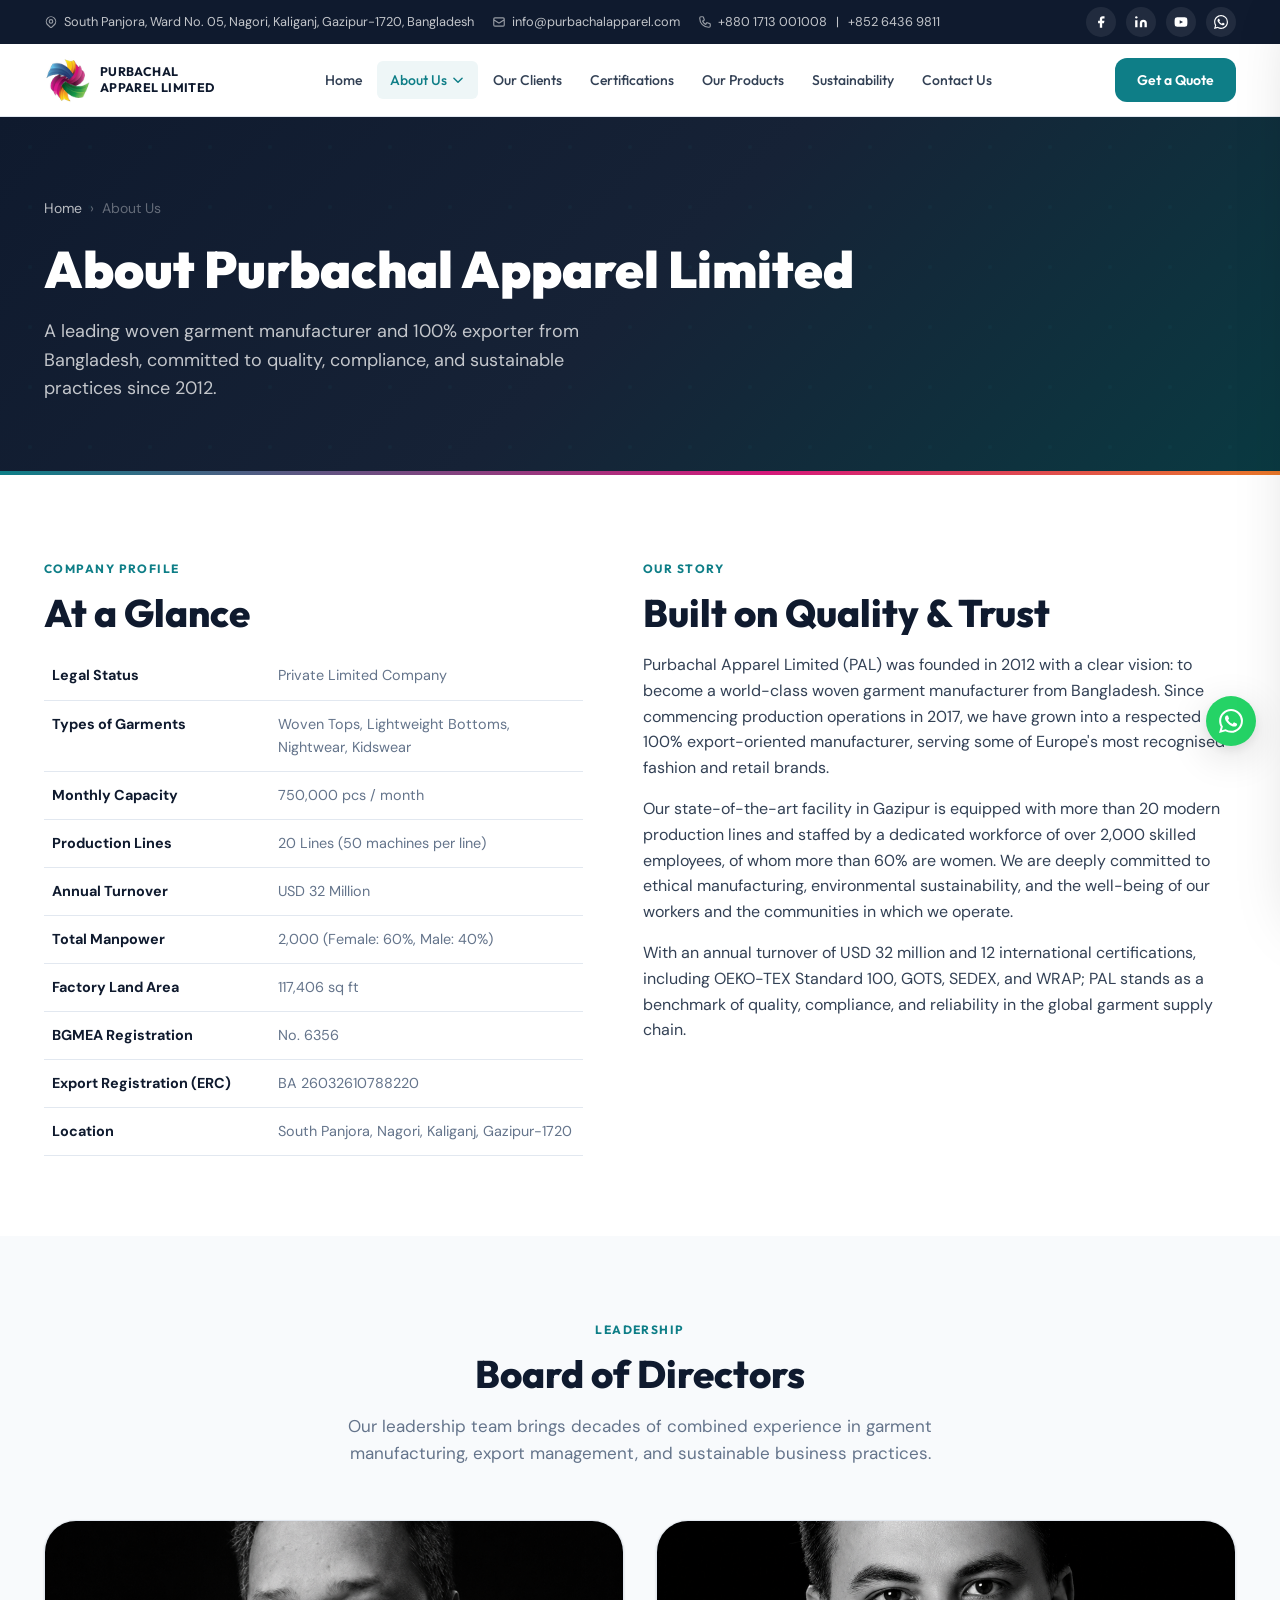
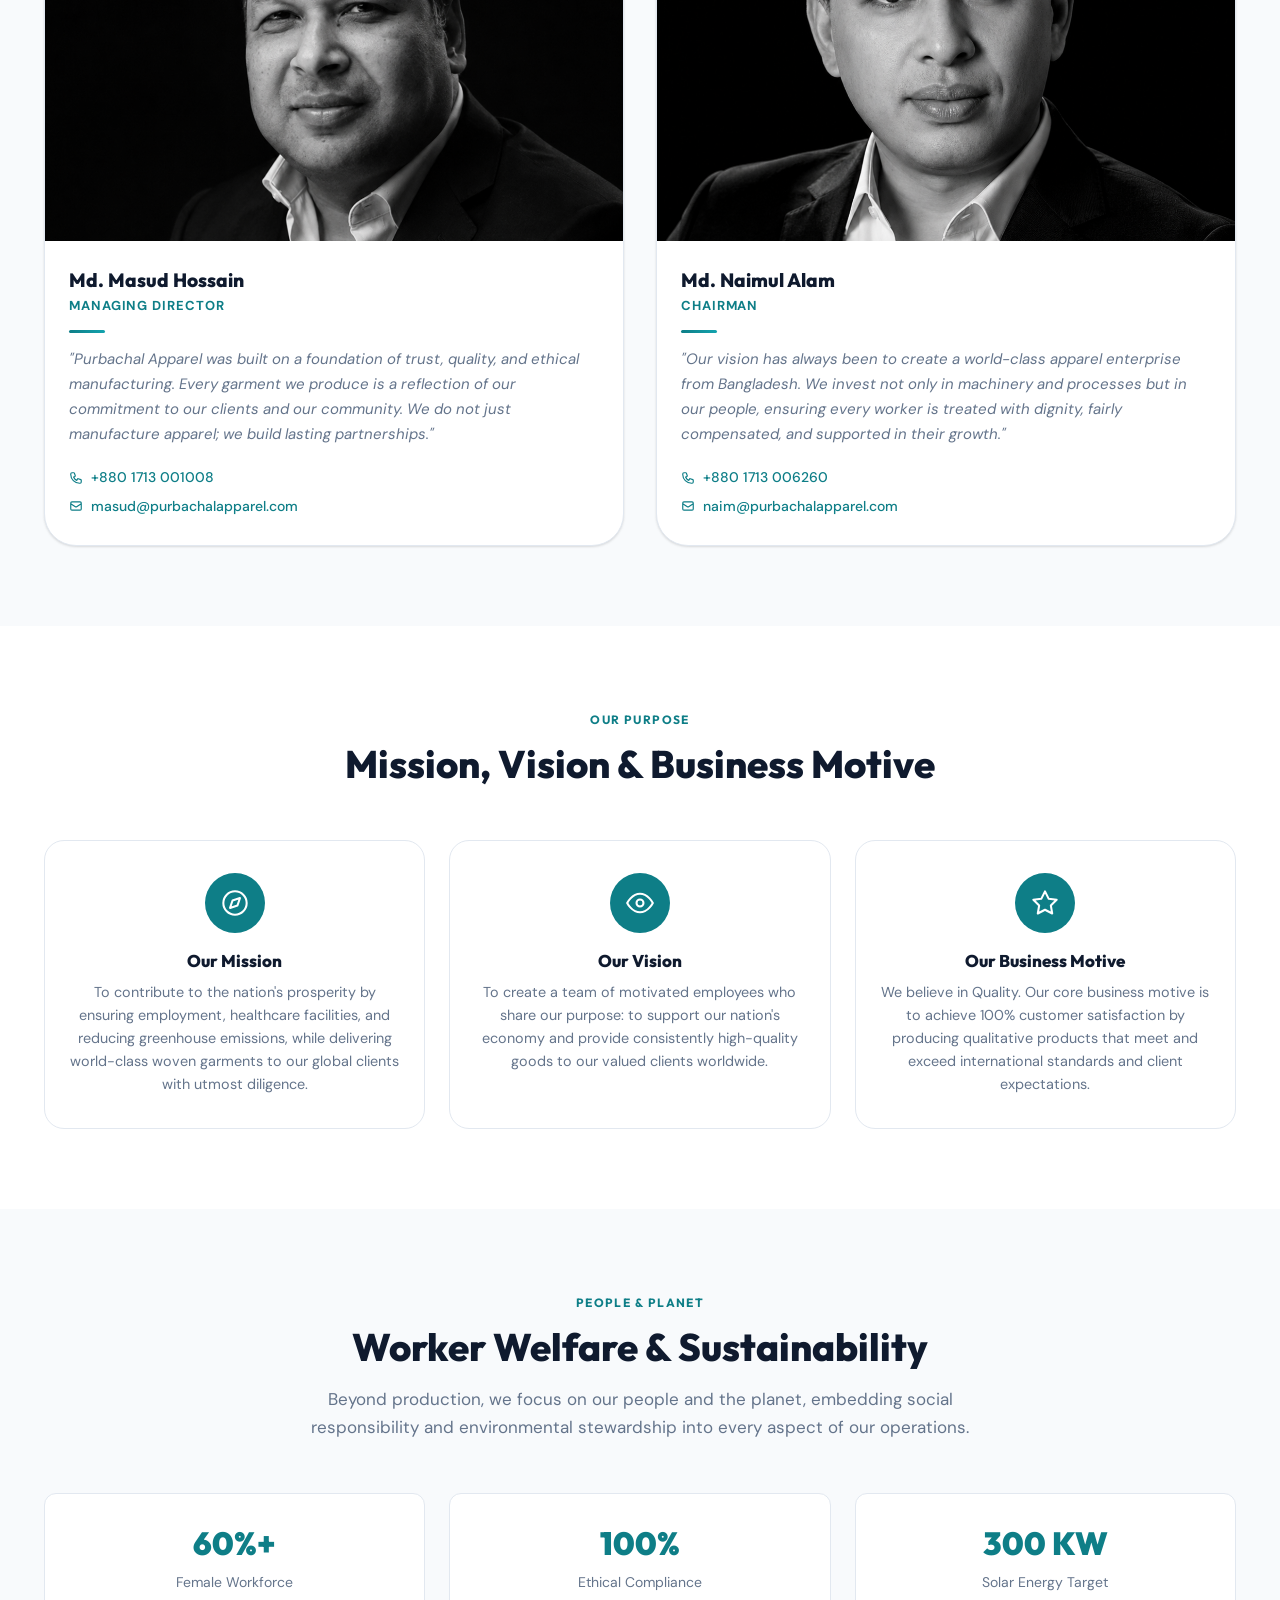
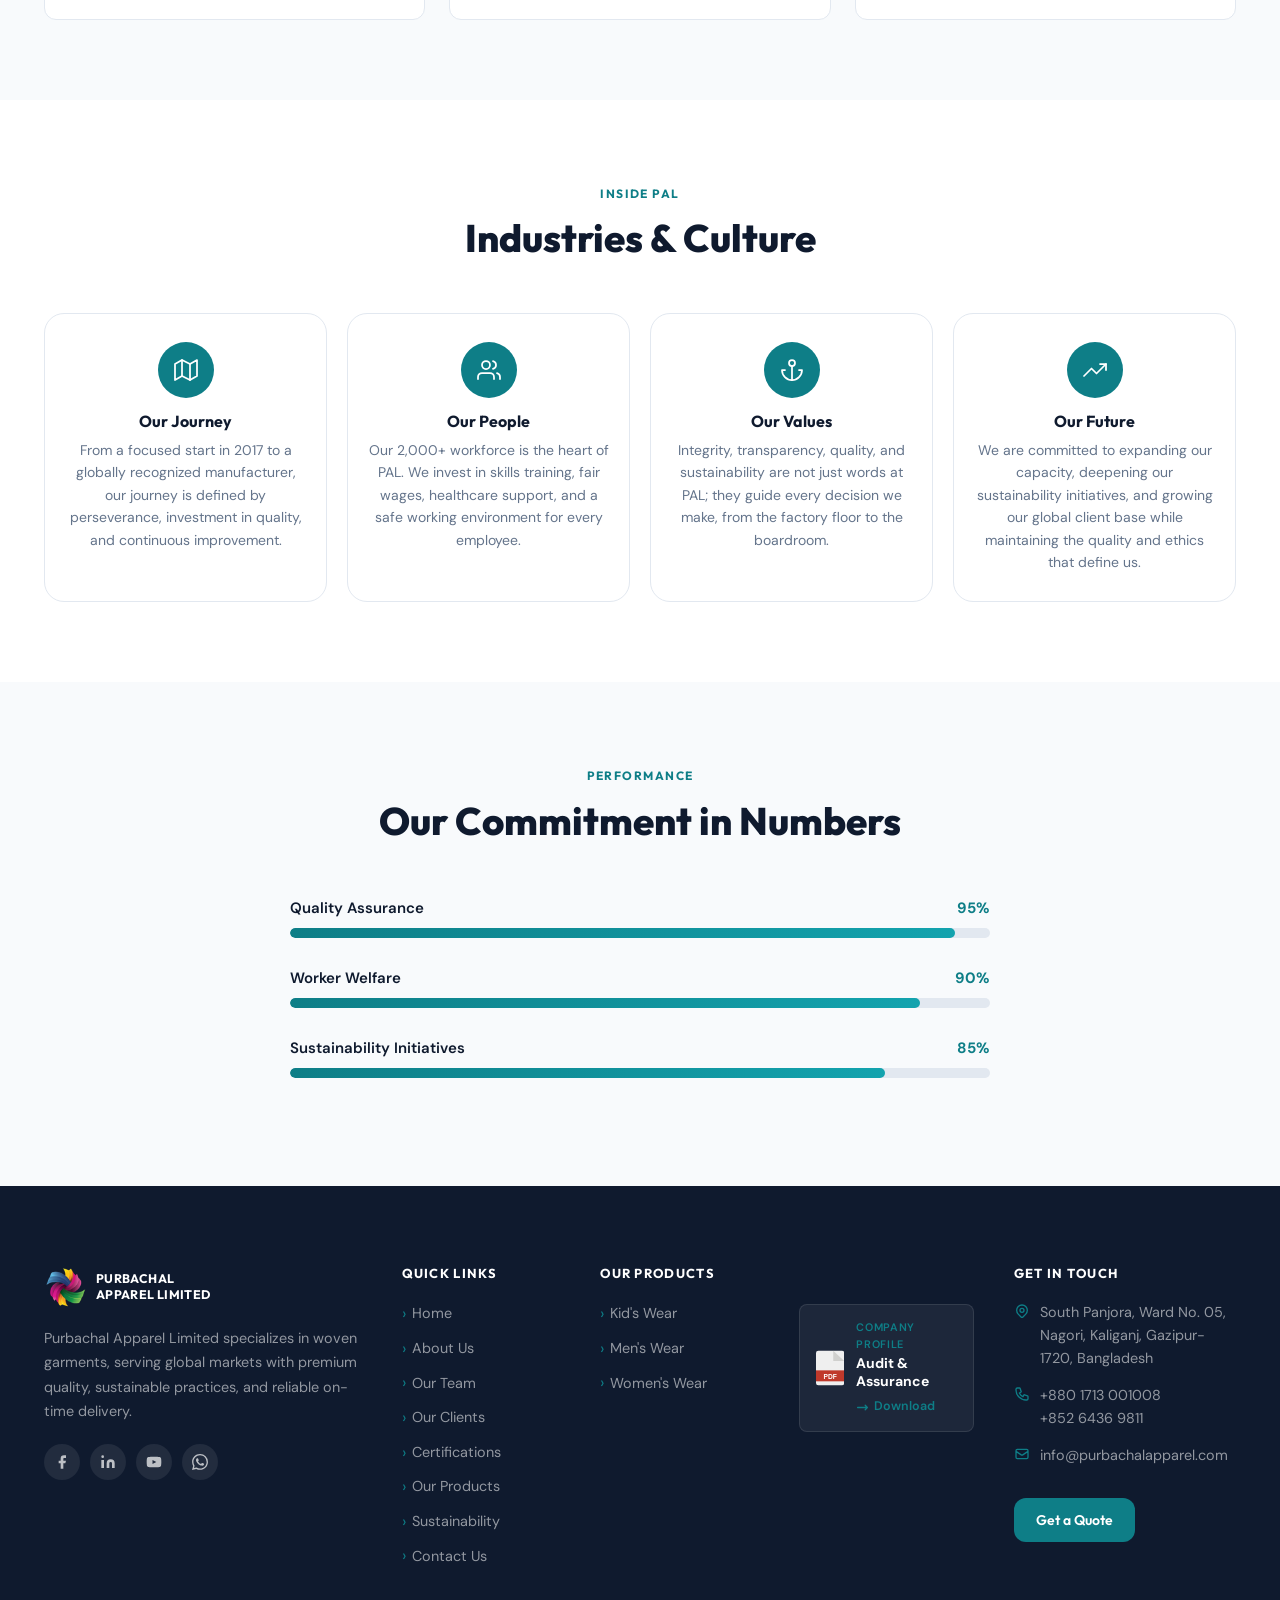
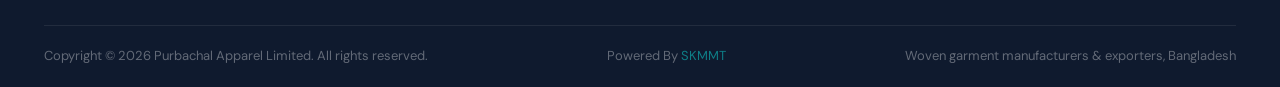
<file: about.html>
﻿<!DOCTYPE html>
<html lang="en">
<head>
<meta charset="UTF-8">
<meta name="viewport" content="width=device-width, initial-scale=1.0">
<title>About Us | Purbachal Apparel Limited</title>
<meta name="description" content="Learn about Purbachal Apparel Limited: our history, board of directors, mission, and commitment to quality and sustainability since 2012.">
<link rel="icon" type="image/png" sizes="64x64" href="favicon.png">
<link rel="icon" type="image/png" sizes="32x32" href="favicon-32.png">
<link href="https://fonts.googleapis.com/css2?family=Outfit:wght@300;400;500;600;700;800;900&family=DM+Sans:ital,wght@0,300;0,400;0,500;1,300&display=swap" rel="stylesheet">
<link rel="stylesheet" href="styles.css">
</head>
<body><div class="topbar">
  <div class="container">
    <div class="topbar-inner">
      <div class="topbar-left">
        <div class="topbar-item">
          <svg width="14" height="14" fill="none" viewBox="0 0 24 24" stroke="currentColor"><path stroke-linecap="round" stroke-linejoin="round" stroke-width="2" d="M17.657 16.657L13.414 20.9a1.998 1.998 0 01-2.827 0l-4.244-4.243a8 8 0 1111.314 0z"/><path stroke-linecap="round" stroke-linejoin="round" stroke-width="2" d="M15 11a3 3 0 11-6 0 3 3 0 016 0z"/></svg>
          South Panjora, Ward No. 05, Nagori, Kaliganj, Gazipur-1720, Bangladesh
        </div>
        <div class="topbar-item">
          <svg width="14" height="14" fill="none" viewBox="0 0 24 24" stroke="currentColor"><path stroke-linecap="round" stroke-linejoin="round" stroke-width="2" d="M3 8l7.89 5.26a2 2 0 002.22 0L21 8M5 19h14a2 2 0 002-2V7a2 2 0 00-2-2H5a2 2 0 00-2 2v10a2 2 0 002 2z"/></svg>
          <a href="mailto:info@purbachalapparel.com">info@purbachalapparel.com</a>
        </div>
        <div class="topbar-item">
          <svg width="14" height="14" fill="none" viewBox="0 0 24 24" stroke="currentColor"><path stroke-linecap="round" stroke-linejoin="round" stroke-width="2" d="M3 5a2 2 0 012-2h3.28a1 1 0 01.948.684l1.498 4.493a1 1 0 01-.502 1.21l-2.257 1.13a11.042 11.042 0 005.516 5.516l1.13-2.257a1 1 0 011.21-.502l4.493 1.498a1 1 0 01.684.949V19a2 2 0 01-2 2h-1C9.716 21 3 14.284 3 6V5z"/></svg>
          <a href="tel:+8801713001008">+880 1713 001008</a> &nbsp;|&nbsp; <a href="tel:+85264369811">+852 6436 9811</a>
        </div>
      </div>
      <div class="topbar-right">
        <a href="https://www.facebook.com/share/1CqNTHAErC/" class="topbar-social" aria-label="Facebook" target="_blank" rel="noopener"><svg width="14" height="14" fill="currentColor" viewBox="0 0 24 24"><path d="M18 2h-3a5 5 0 00-5 5v3H7v4h3v8h4v-8h3l1-4h-4V7a1 1 0 011-1h3z"/></svg></a>
        <a href="https://www.linkedin.com/in/purbachal-apparel-limited-42a279381" class="topbar-social" aria-label="LinkedIn" target="_blank" rel="noopener"><svg width="14" height="14" fill="currentColor" viewBox="0 0 24 24"><path d="M16 8a6 6 0 016 6v7h-4v-7a2 2 0 00-2-2 2 2 0 00-2 2v7h-4v-7a6 6 0 016-6zM2 9h4v12H2z"/><circle cx="4" cy="4" r="2"/></svg></a>
        <a href="https://youtu.be/bsH9ow0jLE0" class="topbar-social" aria-label="YouTube" target="_blank" rel="noopener"><svg width="14" height="14" fill="currentColor" viewBox="0 0 24 24"><path d="M22.54 6.42a2.78 2.78 0 00-1.95-1.96C18.88 4 12 4 12 4s-6.88 0-8.59.46a2.78 2.78 0 00-1.95 1.96A29 29 0 001 12a29 29 0 00.46 5.58A2.78 2.78 0 003.41 19.54C5.12 20 12 20 12 20s6.88 0 8.59-.46a2.78 2.78 0 001.95-1.96A29 29 0 0023 12a29 29 0 00-.46-5.58zM9.75 15.02V8.98L15.5 12l-5.75 3.02z"/></svg></a>
        <a href="https://wa.me/+8801713001008" class="topbar-social" aria-label="WhatsApp" target="_blank" rel="noopener"><svg width="14" height="14" fill="currentColor" viewBox="0 0 24 24"><path d="M17.472 14.382c-.297-.149-1.758-.867-2.03-.967-.273-.099-.471-.148-.67.15-.197.297-.767.966-.94 1.164-.173.199-.347.223-.644.075-.297-.15-1.255-.463-2.39-1.475-.883-.788-1.48-1.761-1.653-2.059-.173-.297-.018-.458.13-.606.134-.133.298-.347.446-.52.149-.174.198-.298.298-.497.099-.198.05-.371-.025-.52-.075-.149-.669-1.612-.916-2.207-.242-.579-.487-.5-.669-.51-.173-.008-.371-.01-.57-.01-.198 0-.52.074-.792.372-.272.297-1.04 1.016-1.04 2.479 0 1.462 1.065 2.875 1.213 3.074.149.198 2.096 3.2 5.077 4.487.709.306 1.262.489 1.694.625.712.227 1.36.195 1.871.118.571-.085 1.758-.719 2.006-1.413.248-.694.248-1.289.173-1.413-.074-.124-.272-.198-.57-.347m-5.421 7.403h-.004a9.87 9.87 0 01-5.031-1.378l-.361-.214-3.741.982.998-3.648-.235-.374a9.86 9.86 0 01-1.51-5.26c.001-5.45 4.436-9.884 9.888-9.884 2.64 0 5.122 1.03 6.988 2.898a9.825 9.825 0 012.893 6.994c-.003 5.45-4.437 9.884-9.885 9.884m8.413-18.297A11.815 11.815 0 0012.05 0C5.495 0 .16 5.335.157 11.892c0 2.096.547 4.142 1.588 5.945L.057 24l6.305-1.654a11.882 11.882 0 005.683 1.448h.005c6.554 0 11.89-5.335 11.893-11.893a11.821 11.821 0 00-3.48-8.413z"/></svg></a>
      </div>
    </div>
  </div>
</div>
<nav class="site-nav" id="site-nav">
  <div class="container">
    <div class="nav-inner">
      <a href="index.html" class="nav-logo">
        <div class="nav-logo-icon"><img src="[data-uri]" alt="Purbachal Apparel Limited" loading="lazy"></div>
        <span class="nav-logo-name">Purbachal<br>Apparel Limited</span>
      </a>
      <ul class="nav-links">
        <li class="nav-item"><a href="index.html" class="nav-link">Home</a></li>
        <li class="nav-item">
          <a href="about.html" class="nav-link">About Us <svg width="14" height="14" fill="none" viewBox="0 0 24 24" stroke="currentColor"><path stroke-linecap="round" stroke-linejoin="round" stroke-width="2.5" d="M19 9l-7 7-7-7"/></svg></a>
          <div class="dropdown">
            <a href="about.html" class="dropdown-link">About Purbachal</a>
            <a href="team.html" class="dropdown-link">Our Team</a>
          </div>
        </li>
        <li class="nav-item"><a href="clients.html" class="nav-link">Our Clients</a></li>
        <li class="nav-item"><a href="certificates.html" class="nav-link">Certifications</a></li>
        <li class="nav-item"><a href="products.html" class="nav-link">Our Products</a></li>
        <li class="nav-item"><a href="sustainability.html" class="nav-link">Sustainability</a></li>
        <li class="nav-item"><a href="contact.html" class="nav-link">Contact Us</a></li>
      </ul>
      <a href="contact.html" class="btn btn-primary btn-sm nav-cta">Get a Quote</a>
      <button class="hamburger" aria-label="Open menu"><span></span><span></span><span></span></button>
    </div>
  </div>
</nav>
<div class="mobile-nav">
  <button class="mobile-nav-close" aria-label="Close menu">&times;</button>
  <ul class="mobile-nav-links">
    <li><a href="index.html" class="mobile-nav-link">Home</a></li>
    <li class="mobile-has-dropdown">
      <a href="about.html" class="mobile-nav-link">About Us</a>
      <div class="mobile-dropdown">
        <a href="about.html" class="mobile-dropdown-link">About Purbachal</a>
        <a href="team.html" class="mobile-dropdown-link">Our Team</a>
      </div>
    </li>
    <li><a href="clients.html" class="mobile-nav-link">Our Clients</a></li>
    <li><a href="certificates.html" class="mobile-nav-link">Certifications</a></li>
    <li><a href="products.html" class="mobile-nav-link">Our Products</a></li>
    <li><a href="sustainability.html" class="mobile-nav-link">Sustainability</a></li>
    <li><a href="contact.html" class="mobile-nav-link">Contact Us</a></li>
    <li style="margin-top:16px"><a href="contact.html" class="btn btn-primary" style="display:block;text-align:center">Get a Quote</a></li>
  </ul>
</div>
<div class="overlay"></div>
<!-- PAGE HERO -->
<section class="page-hero">
  <div class="container">
    <div class="page-hero-content">
      <nav class="breadcrumb" aria-label="Breadcrumb">
        <a href="index.html">Home</a>
        <span>&rsaquo;</span>
        <span>About Us</span>
      </nav>
      <h1>About Purbachal Apparel Limited</h1>
      <p>A leading woven garment manufacturer and 100% exporter from Bangladesh, committed to quality, compliance, and sustainable practices since 2012.</p>
    </div>
  </div>
</section>

<!-- COMPANY OVERVIEW -->
<section class="section">
  <div class="container">
    <div class="company-overview-grid">
      <div class="reveal-left">
        <span class="eyebrow">Company Profile</span>
        <h2 class="section-title">At a Glance</h2>
        <table class="info-table">
          <tr><td>Legal Status</td><td>Private Limited Company</td></tr>
          <tr><td>Types of Garments</td><td>Woven Tops, Lightweight Bottoms, Nightwear, Kidswear</td></tr>
          <tr><td>Monthly Capacity</td><td>750,000 pcs / month</td></tr>
          <tr><td>Production Lines</td><td>20 Lines (50 machines per line)</td></tr>
          <tr><td>Annual Turnover</td><td>USD 32 Million</td></tr>
          <tr><td>Total Manpower</td><td>2,000 (Female: 60%, Male: 40%)</td></tr>
          <tr><td>Factory Land Area</td><td>117,406 sq ft</td></tr>
          <tr><td>BGMEA Registration</td><td>No. 6356</td></tr>
          <tr><td>Export Registration (ERC)</td><td>BA 26032610788220</td></tr>
          <tr><td>Location</td><td>South Panjora, Nagori, Kaliganj, Gazipur-1720</td></tr>
        </table>
      </div>
      <div class="reveal-right">
        <span class="eyebrow">Our Story</span>
        <h2 class="section-title">Built on Quality &amp; Trust</h2>
        <p style="margin-bottom:16px">Purbachal Apparel Limited (PAL) was founded in 2012 with a clear vision: to become a world-class woven garment manufacturer from Bangladesh. Since commencing production operations in 2017, we have grown into a respected 100% export-oriented manufacturer, serving some of Europe's most recognised fashion and retail brands.</p>
        <p style="margin-bottom:16px">Our state-of-the-art facility in Gazipur is equipped with more than 20 modern production lines and staffed by a dedicated workforce of over 2,000 skilled employees, of whom more than 60% are women. We are deeply committed to ethical manufacturing, environmental sustainability, and the well-being of our workers and the communities in which we operate.</p>
        <p>With an annual turnover of USD 32 million and 12 international certifications, including OEKO-TEX Standard 100, GOTS, SEDEX, and WRAP; PAL stands as a benchmark of quality, compliance, and reliability in the global garment supply chain.</p>
      </div>
    </div>
  </div>
</section>

<!-- BOARD OF DIRECTORS -->
<section class="section section-alt">
  <div class="container">
    <div class="section-header center">
      <span class="eyebrow reveal">Leadership</span>
      <h2 class="section-title reveal delay-1">Board of Directors</h2>
      <p class="section-desc reveal delay-2">Our leadership team brings decades of combined experience in garment manufacturing, export management, and sustainable business practices.</p>
    </div>
    <div class="director-quote-grid">
      <div class="director-quote-card reveal">
        <div class="director-photo">
          <img src="uploads/pages/Masud.png" alt="Md. Masud Hossain, Managing Director" loading="lazy" style="object-position:center 25%;">
        </div>
        <div class="director-body">
          <h3 class="director-name">Md. Masud Hossain</h3>
          <p class="director-title">Managing Director</p>
          <div class="director-divider"></div>
          <p class="director-quote">"Purbachal Apparel was built on a foundation of trust, quality, and ethical manufacturing. Every garment we produce is a reflection of our commitment to our clients and our community. We do not just manufacture apparel; we build lasting partnerships."</p>
          <div class="director-contact" style="margin-top:20px;display:flex;flex-direction:column;gap:6px;">
            <a href="tel:+8801713001008" style="display:flex;align-items:center;gap:8px;font-size:.875rem;color:var(--teal);font-weight:500;"><svg width="14" height="14" fill="none" viewBox="0 0 24 24" stroke="currentColor" stroke-width="2"><path stroke-linecap="round" stroke-linejoin="round" d="M3 5a2 2 0 012-2h3.28a1 1 0 01.948.684l1.498 4.493a1 1 0 01-.502 1.21l-2.257 1.13a11.042 11.042 0 005.516 5.516l1.13-2.257a1 1 0 011.21-.502l4.493 1.498a1 1 0 01.684.949V19a2 2 0 01-2 2h-1C9.716 21 3 14.284 3 6V5z"/></svg>+880 1713 001008</a>
            <a href="mailto:masud@purbachalapparel.com" style="display:flex;align-items:center;gap:8px;font-size:.875rem;color:var(--teal);font-weight:500;"><svg width="14" height="14" fill="none" viewBox="0 0 24 24" stroke="currentColor" stroke-width="2"><path stroke-linecap="round" stroke-linejoin="round" d="M3 8l7.89 5.26a2 2 0 002.22 0L21 8M5 19h14a2 2 0 002-2V7a2 2 0 00-2-2H5a2 2 0 00-2 2v10a2 2 0 002 2z"/></svg>masud@purbachalapparel.com</a>
          </div>
        </div>
      </div>
      <div class="director-quote-card reveal delay-1">
        <div class="director-photo">
          <img src="uploads/pages/Naim.png" alt="Md. Naimul Alam, Chairman" loading="lazy" style="object-position:center 40%;">
        </div>
        <div class="director-body">
          <h3 class="director-name">Md. Naimul Alam</h3>
          <p class="director-title">Chairman</p>
          <div class="director-divider"></div>
          <p class="director-quote">"Our vision has always been to create a world-class apparel enterprise from Bangladesh. We invest not only in machinery and processes but in our people, ensuring every worker is treated with dignity, fairly compensated, and supported in their growth."</p>
          <div class="director-contact" style="margin-top:20px;display:flex;flex-direction:column;gap:6px;">
            <a href="tel:+8801713006260" style="display:flex;align-items:center;gap:8px;font-size:.875rem;color:var(--teal);font-weight:500;"><svg width="14" height="14" fill="none" viewBox="0 0 24 24" stroke="currentColor" stroke-width="2"><path stroke-linecap="round" stroke-linejoin="round" d="M3 5a2 2 0 012-2h3.28a1 1 0 01.948.684l1.498 4.493a1 1 0 01-.502 1.21l-2.257 1.13a11.042 11.042 0 005.516 5.516l1.13-2.257a1 1 0 011.21-.502l4.493 1.498a1 1 0 01.684.949V19a2 2 0 01-2 2h-1C9.716 21 3 14.284 3 6V5z"/></svg>+880 1713 006260</a>
            <a href="mailto:naim@purbachalapparel.com" style="display:flex;align-items:center;gap:8px;font-size:.875rem;color:var(--teal);font-weight:500;"><svg width="14" height="14" fill="none" viewBox="0 0 24 24" stroke="currentColor" stroke-width="2"><path stroke-linecap="round" stroke-linejoin="round" d="M3 8l7.89 5.26a2 2 0 002.22 0L21 8M5 19h14a2 2 0 002-2V7a2 2 0 00-2-2H5a2 2 0 00-2 2v10a2 2 0 002 2z"/></svg>naim@purbachalapparel.com</a>
          </div>
        </div>
      </div>
    </div>
  </div>
</section>

<!-- MISSION / VISION / MOTIVE -->
<section class="section">
  <div class="container">
    <div class="section-header center">
      <span class="eyebrow reveal">Our Purpose</span>
      <h2 class="section-title reveal delay-1">Mission, Vision &amp; Business Motive</h2>
    </div>
    <div class="mission-grid">
      <div class="mission-card reveal">
        <div class="mission-icon"><svg width="28" height="28" viewBox="0 0 24 24" fill="none" stroke="white" stroke-width="1.75" stroke-linecap="round" stroke-linejoin="round"><circle cx="12" cy="12" r="10"/><polygon points="16.24 7.76 14.12 14.12 7.76 16.24 9.88 9.88 16.24 7.76"/></svg></div>
        <h4>Our Mission</h4>
        <p>To contribute to the nation's prosperity by ensuring employment, healthcare facilities, and reducing greenhouse emissions, while delivering world-class woven garments to our global clients with utmost diligence.</p>
      </div>
      <div class="mission-card reveal delay-1">
        <div class="mission-icon"><svg width="28" height="28" viewBox="0 0 24 24" fill="none" stroke="white" stroke-width="1.75" stroke-linecap="round" stroke-linejoin="round"><path d="M1 12s4-8 11-8 11 8 11 8-4 8-11 8-11-8-11-8z"/><circle cx="12" cy="12" r="3"/></svg></div>
        <h4>Our Vision</h4>
        <p>To create a team of motivated employees who share our purpose: to support our nation's economy and provide consistently high-quality goods to our valued clients worldwide.</p>
      </div>
      <div class="mission-card reveal delay-2">
        <div class="mission-icon"><svg width="28" height="28" viewBox="0 0 24 24" fill="none" stroke="white" stroke-width="1.75" stroke-linecap="round" stroke-linejoin="round"><polygon points="12 2 15.09 8.26 22 9.27 17 14.14 18.18 21.02 12 17.77 5.82 21.02 7 14.14 2 9.27 8.91 8.26 12 2"/></svg></div>
        <h4>Our Business Motive</h4>
        <p>We believe in Quality. Our core business motive is to achieve 100% customer satisfaction by producing qualitative products that meet and exceed international standards and client expectations.</p>
      </div>
    </div>
  </div>
</section>

<!-- WORKER WELFARE & SUSTAINABILITY -->
<section class="section section-alt">
  <div class="container">
    <div class="section-header center">
      <span class="eyebrow reveal">People &amp; Planet</span>
      <h2 class="section-title reveal delay-1">Worker Welfare &amp; Sustainability</h2>
      <p class="section-desc reveal delay-2">Beyond production, we focus on our people and the planet, embedding social responsibility and environmental stewardship into every aspect of our operations.</p>
    </div>
    <div class="welfare-stats">
      <div class="welfare-stat reveal">
        <span class="welfare-stat-val">60%+</span>
        <span class="welfare-stat-lbl">Female Workforce</span>
      </div>
      <div class="welfare-stat reveal delay-1">
        <span class="welfare-stat-val">100%</span>
        <span class="welfare-stat-lbl">Ethical Compliance</span>
      </div>
      <div class="welfare-stat reveal delay-2">
        <span class="welfare-stat-val">300 KW</span>
        <span class="welfare-stat-lbl">Solar Energy Target</span>
      </div>
    </div>
  </div>
</section>

<!-- CULTURE CARDS -->
<section class="section">
  <div class="container">
    <div class="section-header center">
      <span class="eyebrow reveal">Inside PAL</span>
      <h2 class="section-title reveal delay-1">Industries &amp; Culture</h2>
    </div>
    <div class="culture-grid">
      <div class="culture-card reveal">
        <div class="culture-icon"><svg width="24" height="24" viewBox="0 0 24 24" fill="none" stroke="white" stroke-width="1.75" stroke-linecap="round" stroke-linejoin="round"><polygon points="1 6 1 22 8 18 16 22 23 18 23 2 16 6 8 2 1 6"/><line x1="8" y1="2" x2="8" y2="18"/><line x1="16" y1="6" x2="16" y2="22"/></svg></div>
        <h4>Our Journey</h4>
        <p>From a focused start in 2017 to a globally recognized manufacturer, our journey is defined by perseverance, investment in quality, and continuous improvement.</p>
      </div>
      <div class="culture-card reveal delay-1">
        <div class="culture-icon"><svg width="24" height="24" viewBox="0 0 24 24" fill="none" stroke="white" stroke-width="1.75" stroke-linecap="round" stroke-linejoin="round"><path d="M17 21v-2a4 4 0 00-4-4H5a4 4 0 00-4 4v2"/><circle cx="9" cy="7" r="4"/><path d="M23 21v-2a4 4 0 00-3-3.87"/><path d="M16 3.13a4 4 0 010 7.75"/></svg></div>
        <h4>Our People</h4>
        <p>Our 2,000+ workforce is the heart of PAL. We invest in skills training, fair wages, healthcare support, and a safe working environment for every employee.</p>
      </div>
      <div class="culture-card reveal delay-2">
        <div class="culture-icon"><svg width="24" height="24" viewBox="0 0 24 24" fill="none" stroke="white" stroke-width="1.75" stroke-linecap="round" stroke-linejoin="round"><circle cx="12" cy="5" r="3"/><line x1="12" y1="22" x2="12" y2="8"/><path d="M5 12H2a10 10 0 0 0 20 0h-3"/></svg></div>
        <h4>Our Values</h4>
        <p>Integrity, transparency, quality, and sustainability are not just words at PAL; they guide every decision we make, from the factory floor to the boardroom.</p>
      </div>
      <div class="culture-card reveal delay-3">
        <div class="culture-icon"><svg width="24" height="24" viewBox="0 0 24 24" fill="none" stroke="white" stroke-width="1.75" stroke-linecap="round" stroke-linejoin="round"><polyline points="23 6 13.5 15.5 8.5 10.5 1 18"/><polyline points="17 6 23 6 23 12"/></svg></div>
        <h4>Our Future</h4>
        <p>We are committed to expanding our capacity, deepening our sustainability initiatives, and growing our global client base while maintaining the quality and ethics that define us.</p>
      </div>
    </div>
  </div>
</section>

<!-- PERFORMANCE PROGRESS BARS -->
<section class="section section-alt">
  <div class="container">
    <div class="section-header center">
      <span class="eyebrow reveal">Performance</span>
      <h2 class="section-title reveal delay-1">Our Commitment in Numbers</h2>
    </div>
    <div style="max-width:700px;margin:0 auto">
      <div class="progress-item reveal">
        <div class="progress-header"><span>Quality Assurance</span><em>95%</em></div>
        <div class="progress-bar-wrap"><div class="progress-bar" data-width="95"></div></div>
      </div>
      <div class="progress-item reveal delay-1">
        <div class="progress-header"><span>Worker Welfare</span><em>90%</em></div>
        <div class="progress-bar-wrap"><div class="progress-bar" data-width="90"></div></div>
      </div>
      <div class="progress-item reveal delay-2">
        <div class="progress-header"><span>Sustainability Initiatives</span><em>85%</em></div>
        <div class="progress-bar-wrap"><div class="progress-bar" data-width="85"></div></div>
      </div>
    </div>
  </div>
</section>
<footer class="site-footer">
  <div class="container">
    <div class="footer-grid">
      <div class="footer-brand">
        <div class="footer-logo">
          <div class="footer-logo-icon"><img src="[data-uri]" alt="Purbachal Apparel Limited" loading="lazy"></div>
          <span class="footer-logo-name">Purbachal<br>Apparel Limited</span>
        </div>
        <p>Purbachal Apparel Limited specializes in woven garments, serving global markets with premium quality, sustainable practices, and reliable on-time delivery.</p>
        <div class="footer-social">
          <a href="https://www.facebook.com/share/1CqNTHAErC/" class="footer-social-link" aria-label="Facebook" target="_blank" rel="noopener"><svg width="16" height="16" fill="currentColor" viewBox="0 0 24 24"><path d="M18 2h-3a5 5 0 00-5 5v3H7v4h3v8h4v-8h3l1-4h-4V7a1 1 0 011-1h3z"/></svg></a>
          <a href="https://www.linkedin.com/in/purbachal-apparel-limited-42a279381" class="footer-social-link" aria-label="LinkedIn" target="_blank" rel="noopener"><svg width="16" height="16" fill="currentColor" viewBox="0 0 24 24"><path d="M16 8a6 6 0 016 6v7h-4v-7a2 2 0 00-2-2 2 2 0 00-2 2v7h-4v-7a6 6 0 016-6zM2 9h4v12H2z"/><circle cx="4" cy="4" r="2"/></svg></a>
          <a href="https://youtu.be/bsH9ow0jLE0" class="footer-social-link" aria-label="YouTube" target="_blank" rel="noopener"><svg width="16" height="16" fill="currentColor" viewBox="0 0 24 24"><path d="M22.54 6.42a2.78 2.78 0 00-1.95-1.96C18.88 4 12 4 12 4s-6.88 0-8.59.46a2.78 2.78 0 00-1.95 1.96A29 29 0 001 12a29 29 0 00.46 5.58A2.78 2.78 0 003.41 19.54C5.12 20 12 20 12 20s6.88 0 8.59-.46a2.78 2.78 0 001.95-1.96A29 29 0 0023 12a29 29 0 00-.46-5.58zM9.75 15.02V8.98L15.5 12l-5.75 3.02z"/></svg></a>
          <a href="https://wa.me/+8801713001008" class="footer-social-link" aria-label="WhatsApp" target="_blank" rel="noopener"><svg width="16" height="16" fill="currentColor" viewBox="0 0 24 24"><path d="M17.472 14.382c-.297-.149-1.758-.867-2.03-.967-.273-.099-.471-.148-.67.15-.197.297-.767.966-.94 1.164-.173.199-.347.223-.644.075-.297-.15-1.255-.463-2.39-1.475-.883-.788-1.48-1.761-1.653-2.059-.173-.297-.018-.458.13-.606.134-.133.298-.347.446-.52.149-.174.198-.298.298-.497.099-.198.05-.371-.025-.52-.075-.149-.669-1.612-.916-2.207-.242-.579-.487-.5-.669-.51-.173-.008-.371-.01-.57-.01-.198 0-.52.074-.792.372-.272.297-1.04 1.016-1.04 2.479 0 1.462 1.065 2.875 1.213 3.074.149.198 2.096 3.2 5.077 4.487.709.306 1.262.489 1.694.625.712.227 1.36.195 1.871.118.571-.085 1.758-.719 2.006-1.413.248-.694.248-1.289.173-1.413-.074-.124-.272-.198-.57-.347m-5.421 7.403h-.004a9.87 9.87 0 01-5.031-1.378l-.361-.214-3.741.982.998-3.648-.235-.374a9.86 9.86 0 01-1.51-5.26c.001-5.45 4.436-9.884 9.888-9.884 2.64 0 5.122 1.03 6.988 2.898a9.825 9.825 0 012.893 6.994c-.003 5.45-4.437 9.884-9.885 9.884m8.413-18.297A11.815 11.815 0 0012.05 0C5.495 0 .16 5.335.157 11.892c0 2.096.547 4.142 1.588 5.945L.057 24l6.305-1.654a11.882 11.882 0 005.683 1.448h.005c6.554 0 11.89-5.335 11.893-11.893a11.821 11.821 0 00-3.48-8.413z"/></svg></a>
        </div>
      </div>
      <div class="footer-col">
        <h5>Quick Links</h5>
        <ul class="footer-links">
          <li><a href="index.html" class="footer-link">Home</a></li>
          <li><a href="about.html" class="footer-link">About Us</a></li>
          <li><a href="team.html" class="footer-link">Our Team</a></li>
          <li><a href="clients.html" class="footer-link">Our Clients</a></li>
          <li><a href="certificates.html" class="footer-link">Certifications</a></li>
          <li><a href="products.html" class="footer-link">Our Products</a></li>
          <li><a href="sustainability.html" class="footer-link">Sustainability</a></li>
          <li><a href="contact.html" class="footer-link">Contact Us</a></li>
        </ul>
      </div>
      <div class="footer-col">
        <h5>Our Products</h5>
        <ul class="footer-links">
          <li><a href="products.html#kids" class="footer-link">Kid's Wear</a></li>
          <li><a href="products.html#mens" class="footer-link">Men's Wear</a></li>
          <li><a href="products.html#womens" class="footer-link">Women's Wear</a></li>
        </ul>
      </div>
      <div class="footer-col">
        <div class="footer-pdf-card">
          <svg width="36" height="44" viewBox="0 0 36 44" fill="none" xmlns="http://www.w3.org/2000/svg" aria-hidden="true">
            <rect width="36" height="44" rx="3" fill="#efefef"/>
            <path d="M22 0L36 13H22V0Z" fill="#d0d0ce"/>
            <rect y="25" width="36" height="14" fill="#C0392B"/>
            <text x="18" y="36" font-family="Arial,sans-serif" font-weight="700" font-size="8.5" fill="#fff" text-anchor="middle">PDF</text>
          </svg>
          <div class="footer-pdf-info">
            <span class="footer-pdf-label">Company Profile</span>
            <strong class="footer-pdf-title">Audit &amp; Assurance</strong>
            <a href="https://www.purbachalapparel.com/wp-content/uploads/content/Purbachal%20Apparel%20Limited.pdf" class="footer-pdf-dl" target="_blank" rel="noopener">
              <svg width="13" height="13" fill="none" stroke="currentColor" viewBox="0 0 24 24"><path stroke-linecap="round" stroke-linejoin="round" stroke-width="2.5" d="M17 8l4 4m0 0l-4 4m4-4H3"/></svg>
              Download
            </a>
          </div>
        </div>
      </div>
      <div class="footer-col">
        <h5>Get in Touch</h5>
        <div class="footer-contact-item">
          <svg width="16" height="16" fill="none" viewBox="0 0 24 24" stroke="currentColor"><path stroke-linecap="round" stroke-linejoin="round" stroke-width="2" d="M17.657 16.657L13.414 20.9a1.998 1.998 0 01-2.827 0l-4.244-4.243a8 8 0 1111.314 0z"/><path stroke-linecap="round" stroke-linejoin="round" stroke-width="2" d="M15 11a3 3 0 11-6 0 3 3 0 016 0z"/></svg>
          <span>South Panjora, Ward No. 05, Nagori, Kaliganj, Gazipur-1720, Bangladesh</span>
        </div>
        <div class="footer-contact-item">
          <svg width="16" height="16" fill="none" viewBox="0 0 24 24" stroke="currentColor"><path stroke-linecap="round" stroke-linejoin="round" stroke-width="2" d="M3 5a2 2 0 012-2h3.28a1 1 0 01.948.684l1.498 4.493a1 1 0 01-.502 1.21l-2.257 1.13a11.042 11.042 0 005.516 5.516l1.13-2.257a1 1 0 011.21-.502l4.493 1.498a1 1 0 01.684.949V19a2 2 0 01-2 2h-1C9.716 21 3 14.284 3 6V5z"/></svg>
          <span><a href="tel:+8801713001008">+880 1713 001008</a><br><a href="tel:+85264369811">+852 6436 9811</a></span>
        </div>
        <div class="footer-contact-item">
          <svg width="16" height="16" fill="none" viewBox="0 0 24 24" stroke="currentColor"><path stroke-linecap="round" stroke-linejoin="round" stroke-width="2" d="M3 8l7.89 5.26a2 2 0 002.22 0L21 8M5 19h14a2 2 0 002-2V7a2 2 0 00-2-2H5a2 2 0 00-2 2v10a2 2 0 002 2z"/></svg>
          <a href="mailto:info@purbachalapparel.com">info@purbachalapparel.com</a>
        </div>
        <a href="contact.html" class="btn btn-primary btn-sm mt-2">Get a Quote</a>
      </div>
    </div>
    <div class="footer-bottom">
      <span>Copyright &copy; 2026 Purbachal Apparel Limited. All rights reserved.</span>
      <span>Powered By <a href="http://skmmt.rootexception.com/" target="_blank" rel="noopener" style="color:var(--teal);text-decoration:none;">SKMMT</a></span>
      <span>Woven garment manufacturers &amp; exporters, Bangladesh</span>
    </div>
  </div>
</footer>

<div class="fab-group">
  <a href="https://wa.me/+8801713001008" class="fab fab-whatsapp" aria-label="WhatsApp" target="_blank" rel="noopener">
    <svg width="24" height="24" fill="currentColor" viewBox="0 0 24 24"><path d="M17.472 14.382c-.297-.149-1.758-.867-2.03-.967-.273-.099-.471-.148-.67.15-.197.297-.767.966-.94 1.164-.173.199-.347.223-.644.075-.297-.15-1.255-.463-2.39-1.475-.883-.788-1.48-1.761-1.653-2.059-.173-.297-.018-.458.13-.606.134-.133.298-.347.446-.52.149-.174.198-.298.298-.497.099-.198.05-.371-.025-.52-.075-.149-.669-1.612-.916-2.207-.242-.579-.487-.5-.669-.51-.173-.008-.371-.01-.57-.01-.198 0-.52.074-.792.372-.272.297-1.04 1.016-1.04 2.479 0 1.462 1.065 2.875 1.213 3.074.149.198 2.096 3.2 5.077 4.487.709.306 1.262.489 1.694.625.712.227 1.36.195 1.871.118.571-.085 1.758-.719 2.006-1.413.248-.694.248-1.289.173-1.413-.074-.124-.272-.198-.57-.347m-5.421 7.403h-.004a9.87 9.87 0 01-5.031-1.378l-.361-.214-3.741.982.998-3.648-.235-.374a9.86 9.86 0 01-1.51-5.26c.001-5.45 4.436-9.884 9.888-9.884 2.64 0 5.122 1.03 6.988 2.898a9.825 9.825 0 012.893 6.994c-.003 5.45-4.437 9.884-9.885 9.884m8.413-18.297A11.815 11.815 0 0012.05 0C5.495 0 .16 5.335.157 11.892c0 2.096.547 4.142 1.588 5.945L.057 24l6.305-1.654a11.882 11.882 0 005.683 1.448h.005c6.554 0 11.89-5.335 11.893-11.893a11.821 11.821 0 00-3.48-8.413z"/></svg>
  </a>
  <button class="fab fab-top" aria-label="Back to top">
    <svg width="20" height="20" fill="none" viewBox="0 0 24 24" stroke="currentColor"><path stroke-linecap="round" stroke-linejoin="round" stroke-width="2.5" d="M5 15l7-7 7 7"/></svg>
  </button>
  <a href="admin/dashboard.php" target="_blank" rel="noopener" class="fab fab-admin" aria-label="Admin">
    <svg width="18" height="18" fill="none" viewBox="0 0 24 24" stroke="currentColor"><path stroke-linecap="round" stroke-linejoin="round" stroke-width="2" d="M12 15v2m-6 4h12a2 2 0 002-2v-6a2 2 0 00-2-2H6a2 2 0 00-2 2v6a2 2 0 002 2zm10-10V7a4 4 0 00-8 0v4h8z"/></svg>
  </a>
</div>
<script src="nav.js"></script>
</body>
</html>
</file>
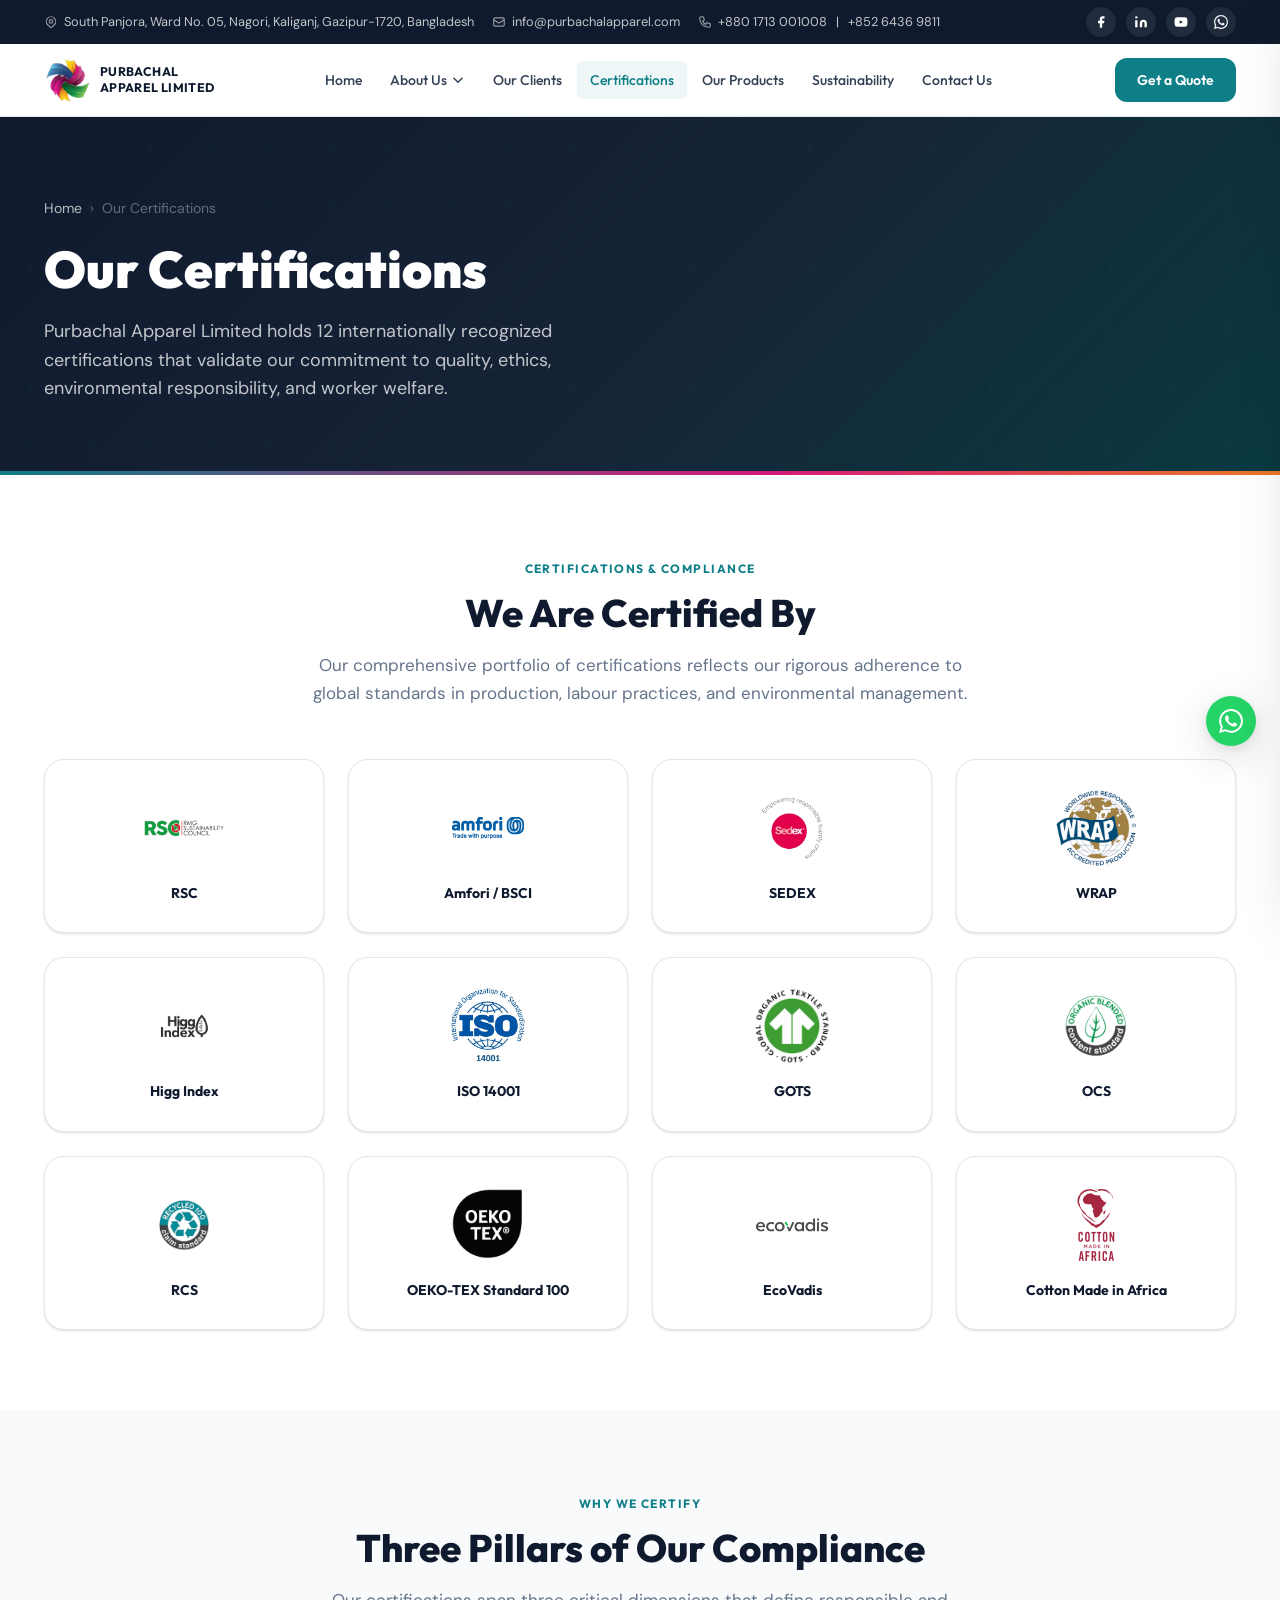
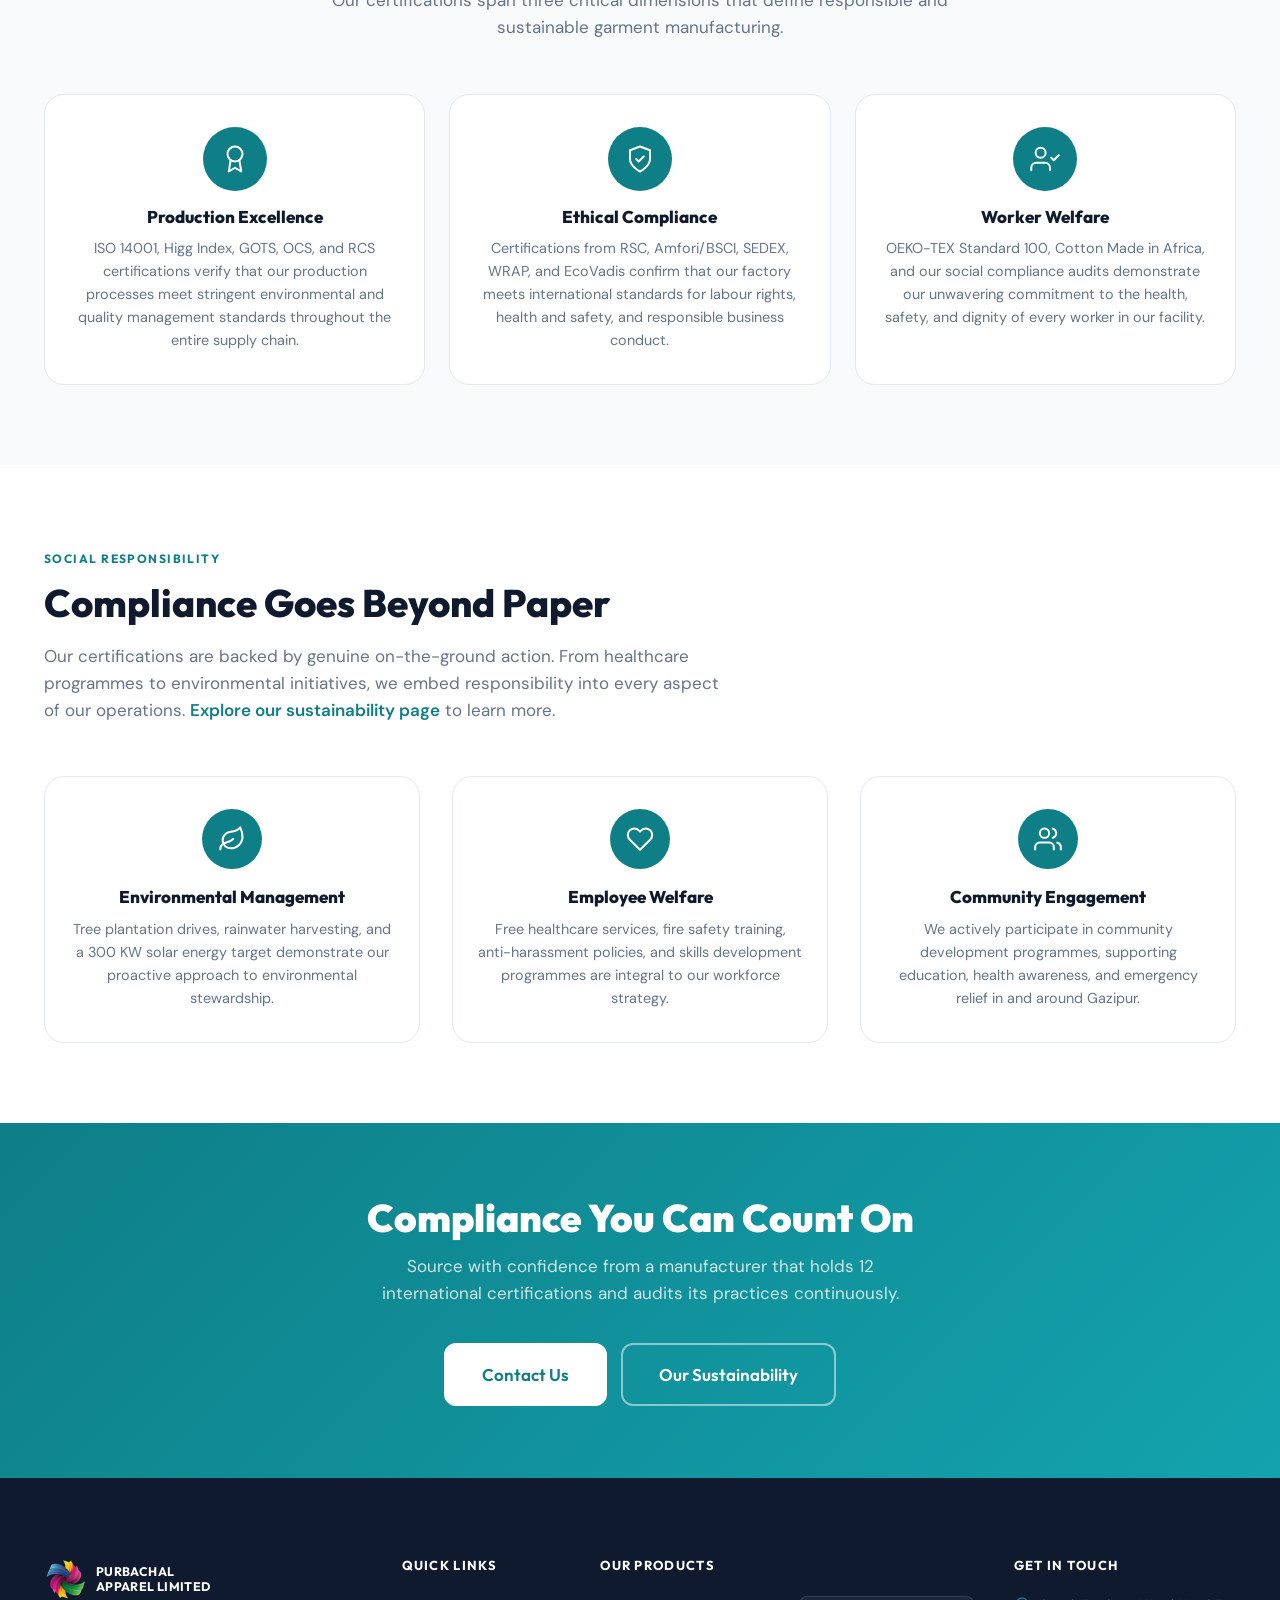
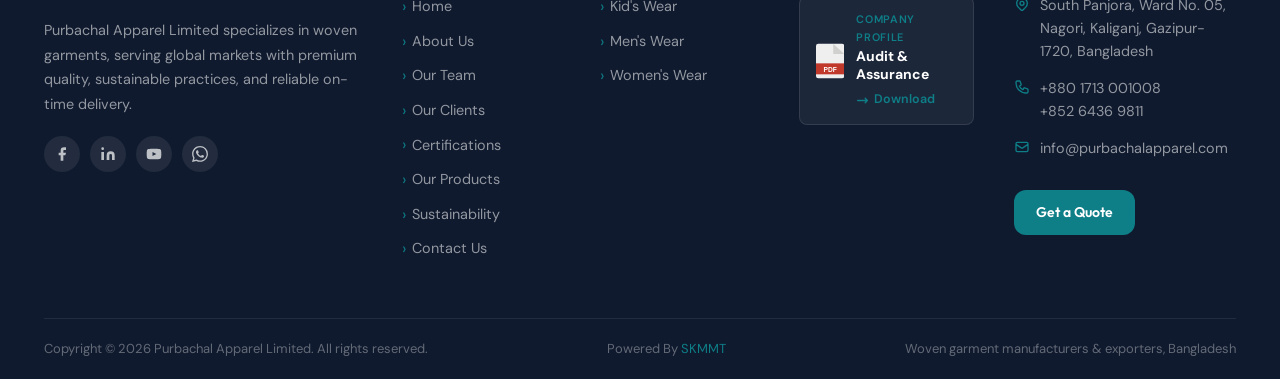
<file: certificates.html>
﻿<!DOCTYPE html>
<html lang="en">
<head>
<meta charset="UTF-8">
<meta name="viewport" content="width=device-width, initial-scale=1.0">
<title>Our Certifications | Purbachal Apparel Limited</title>
<meta name="description" content="Purbachal Apparel Limited holds 12 international certifications including OEKO-TEX, GOTS, SEDEX, WRAP, ISO 14001, EcoVadis and more.">
<link rel="icon" type="image/png" sizes="64x64" href="favicon.png">
<link rel="icon" type="image/png" sizes="32x32" href="favicon-32.png">
<link href="https://fonts.googleapis.com/css2?family=Outfit:wght@300;400;500;600;700;800;900&family=DM+Sans:ital,wght@0,300;0,400;0,500;1,300&display=swap" rel="stylesheet">
<link rel="stylesheet" href="styles.css">
</head>
<body><div class="topbar">
  <div class="container">
    <div class="topbar-inner">
      <div class="topbar-left">
        <div class="topbar-item">
          <svg width="14" height="14" fill="none" viewBox="0 0 24 24" stroke="currentColor"><path stroke-linecap="round" stroke-linejoin="round" stroke-width="2" d="M17.657 16.657L13.414 20.9a1.998 1.998 0 01-2.827 0l-4.244-4.243a8 8 0 1111.314 0z"/><path stroke-linecap="round" stroke-linejoin="round" stroke-width="2" d="M15 11a3 3 0 11-6 0 3 3 0 016 0z"/></svg>
          South Panjora, Ward No. 05, Nagori, Kaliganj, Gazipur-1720, Bangladesh
        </div>
        <div class="topbar-item">
          <svg width="14" height="14" fill="none" viewBox="0 0 24 24" stroke="currentColor"><path stroke-linecap="round" stroke-linejoin="round" stroke-width="2" d="M3 8l7.89 5.26a2 2 0 002.22 0L21 8M5 19h14a2 2 0 002-2V7a2 2 0 00-2-2H5a2 2 0 00-2 2v10a2 2 0 002 2z"/></svg>
          <a href="mailto:info@purbachalapparel.com">info@purbachalapparel.com</a>
        </div>
        <div class="topbar-item">
          <svg width="14" height="14" fill="none" viewBox="0 0 24 24" stroke="currentColor"><path stroke-linecap="round" stroke-linejoin="round" stroke-width="2" d="M3 5a2 2 0 012-2h3.28a1 1 0 01.948.684l1.498 4.493a1 1 0 01-.502 1.21l-2.257 1.13a11.042 11.042 0 005.516 5.516l1.13-2.257a1 1 0 011.21-.502l4.493 1.498a1 1 0 01.684.949V19a2 2 0 01-2 2h-1C9.716 21 3 14.284 3 6V5z"/></svg>
          <a href="tel:+8801713001008">+880 1713 001008</a> &nbsp;|&nbsp; <a href="tel:+85264369811">+852 6436 9811</a>
        </div>
      </div>
      <div class="topbar-right">
        <a href="https://www.facebook.com/share/1CqNTHAErC/" class="topbar-social" aria-label="Facebook" target="_blank" rel="noopener"><svg width="14" height="14" fill="currentColor" viewBox="0 0 24 24"><path d="M18 2h-3a5 5 0 00-5 5v3H7v4h3v8h4v-8h3l1-4h-4V7a1 1 0 011-1h3z"/></svg></a>
        <a href="https://www.linkedin.com/in/purbachal-apparel-limited-42a279381" class="topbar-social" aria-label="LinkedIn" target="_blank" rel="noopener"><svg width="14" height="14" fill="currentColor" viewBox="0 0 24 24"><path d="M16 8a6 6 0 016 6v7h-4v-7a2 2 0 00-2-2 2 2 0 00-2 2v7h-4v-7a6 6 0 016-6zM2 9h4v12H2z"/><circle cx="4" cy="4" r="2"/></svg></a>
        <a href="https://youtu.be/bsH9ow0jLE0" class="topbar-social" aria-label="YouTube" target="_blank" rel="noopener"><svg width="14" height="14" fill="currentColor" viewBox="0 0 24 24"><path d="M22.54 6.42a2.78 2.78 0 00-1.95-1.96C18.88 4 12 4 12 4s-6.88 0-8.59.46a2.78 2.78 0 00-1.95 1.96A29 29 0 001 12a29 29 0 00.46 5.58A2.78 2.78 0 003.41 19.54C5.12 20 12 20 12 20s6.88 0 8.59-.46a2.78 2.78 0 001.95-1.96A29 29 0 0023 12a29 29 0 00-.46-5.58zM9.75 15.02V8.98L15.5 12l-5.75 3.02z"/></svg></a>
        <a href="https://wa.me/+8801713001008" class="topbar-social" aria-label="WhatsApp" target="_blank" rel="noopener"><svg width="14" height="14" fill="currentColor" viewBox="0 0 24 24"><path d="M17.472 14.382c-.297-.149-1.758-.867-2.03-.967-.273-.099-.471-.148-.67.15-.197.297-.767.966-.94 1.164-.173.199-.347.223-.644.075-.297-.15-1.255-.463-2.39-1.475-.883-.788-1.48-1.761-1.653-2.059-.173-.297-.018-.458.13-.606.134-.133.298-.347.446-.52.149-.174.198-.298.298-.497.099-.198.05-.371-.025-.52-.075-.149-.669-1.612-.916-2.207-.242-.579-.487-.5-.669-.51-.173-.008-.371-.01-.57-.01-.198 0-.52.074-.792.372-.272.297-1.04 1.016-1.04 2.479 0 1.462 1.065 2.875 1.213 3.074.149.198 2.096 3.2 5.077 4.487.709.306 1.262.489 1.694.625.712.227 1.36.195 1.871.118.571-.085 1.758-.719 2.006-1.413.248-.694.248-1.289.173-1.413-.074-.124-.272-.198-.57-.347m-5.421 7.403h-.004a9.87 9.87 0 01-5.031-1.378l-.361-.214-3.741.982.998-3.648-.235-.374a9.86 9.86 0 01-1.51-5.26c.001-5.45 4.436-9.884 9.888-9.884 2.64 0 5.122 1.03 6.988 2.898a9.825 9.825 0 012.893 6.994c-.003 5.45-4.437 9.884-9.885 9.884m8.413-18.297A11.815 11.815 0 0012.05 0C5.495 0 .16 5.335.157 11.892c0 2.096.547 4.142 1.588 5.945L.057 24l6.305-1.654a11.882 11.882 0 005.683 1.448h.005c6.554 0 11.89-5.335 11.893-11.893a11.821 11.821 0 00-3.48-8.413z"/></svg></a>
      </div>
    </div>
  </div>
</div>
<nav class="site-nav" id="site-nav">
  <div class="container">
    <div class="nav-inner">
      <a href="index.html" class="nav-logo">
        <div class="nav-logo-icon"><img src="[data-uri]" alt="Purbachal Apparel Limited" loading="lazy"></div>
        <span class="nav-logo-name">Purbachal<br>Apparel Limited</span>
      </a>
      <ul class="nav-links">
        <li class="nav-item"><a href="index.html" class="nav-link">Home</a></li>
        <li class="nav-item">
          <a href="about.html" class="nav-link">About Us <svg width="14" height="14" fill="none" viewBox="0 0 24 24" stroke="currentColor"><path stroke-linecap="round" stroke-linejoin="round" stroke-width="2.5" d="M19 9l-7 7-7-7"/></svg></a>
          <div class="dropdown">
            <a href="about.html" class="dropdown-link">About Purbachal</a>
            <a href="team.html" class="dropdown-link">Our Team</a>
          </div>
        </li>
        <li class="nav-item"><a href="clients.html" class="nav-link">Our Clients</a></li>
        <li class="nav-item"><a href="certificates.html" class="nav-link">Certifications</a></li>
        <li class="nav-item"><a href="products.html" class="nav-link">Our Products</a></li>
        <li class="nav-item"><a href="sustainability.html" class="nav-link">Sustainability</a></li>
        <li class="nav-item"><a href="contact.html" class="nav-link">Contact Us</a></li>
      </ul>
      <a href="contact.html" class="btn btn-primary btn-sm nav-cta">Get a Quote</a>
      <button class="hamburger" aria-label="Open menu"><span></span><span></span><span></span></button>
    </div>
  </div>
</nav>
<div class="mobile-nav">
  <button class="mobile-nav-close" aria-label="Close menu">&times;</button>
  <ul class="mobile-nav-links">
    <li><a href="index.html" class="mobile-nav-link">Home</a></li>
    <li class="mobile-has-dropdown">
      <a href="about.html" class="mobile-nav-link">About Us</a>
      <div class="mobile-dropdown">
        <a href="about.html" class="mobile-dropdown-link">About Purbachal</a>
        <a href="team.html" class="mobile-dropdown-link">Our Team</a>
      </div>
    </li>
    <li><a href="clients.html" class="mobile-nav-link">Our Clients</a></li>
    <li><a href="certificates.html" class="mobile-nav-link">Certifications</a></li>
    <li><a href="products.html" class="mobile-nav-link">Our Products</a></li>
    <li><a href="sustainability.html" class="mobile-nav-link">Sustainability</a></li>
    <li><a href="contact.html" class="mobile-nav-link">Contact Us</a></li>
    <li style="margin-top:16px"><a href="contact.html" class="btn btn-primary" style="display:block;text-align:center">Get a Quote</a></li>
  </ul>
</div>
<div class="overlay"></div>
<!-- PAGE HERO -->
<section class="page-hero">
  <div class="container">
    <div class="page-hero-content">
      <nav class="breadcrumb" aria-label="Breadcrumb">
        <a href="index.html">Home</a>
        <span>&rsaquo;</span>
        <span>Our Certifications</span>
      </nav>
      <h1>Our Certifications</h1>
      <p>Purbachal Apparel Limited holds 12 internationally recognized certifications that validate our commitment to quality, ethics, environmental responsibility, and worker welfare.</p>
    </div>
  </div>
</section>

<!-- CERTS GRID -->
<section class="section">
  <div class="container">
    <div class="section-header center">
      <span class="eyebrow reveal">Certifications &amp; Compliance</span>
      <h2 class="section-title reveal delay-1">We Are Certified By</h2>
      <p class="section-desc reveal delay-2">Our comprehensive portfolio of certifications reflects our rigorous adherence to global standards in production, labour practices, and environmental management.</p>
    </div>
    <div class="cert-grid">
      <div class="cert-card reveal">
        <img src="uploads/pages/cert-rsc.png" alt="RSC Certification" loading="lazy">
        <span class="cert-card-name">RSC</span>
      </div>
      <div class="cert-card reveal delay-1">
        <img src="uploads/pages/cert-bsci.png" alt="Amfori BSCI Certification" loading="lazy">
        <span class="cert-card-name">Amfori / BSCI</span>
      </div>
      <div class="cert-card reveal delay-2">
        <img src="uploads/pages/cert-sedex.png" alt="SEDEX Certification" loading="lazy">
        <span class="cert-card-name">SEDEX</span>
      </div>
      <div class="cert-card reveal delay-3">
        <img src="uploads/pages/cert-wrap.png" alt="WRAP Certification" loading="lazy">
        <span class="cert-card-name">WRAP</span>
      </div>
      <div class="cert-card reveal">
        <img src="uploads/pages/cert-higg.png" alt="Higg Index" loading="lazy">
        <span class="cert-card-name">Higg Index</span>
      </div>
      <div class="cert-card reveal delay-1">
        <img src="uploads/pages/cert-iso14001.png" alt="ISO 14001 Certification" loading="lazy">
        <span class="cert-card-name">ISO 14001</span>
      </div>
      <div class="cert-card reveal delay-2">
        <img src="uploads/pages/cert-gots.png" alt="GOTS Certification" loading="lazy">
        <span class="cert-card-name">GOTS</span>
      </div>
      <div class="cert-card reveal delay-3">
        <img src="uploads/pages/cert-ocs.png" alt="OCS Certification" loading="lazy">
        <span class="cert-card-name">OCS</span>
      </div>
      <div class="cert-card reveal">
        <img src="uploads/pages/cert-rcs.png" alt="RCS Certification" loading="lazy">
        <span class="cert-card-name">RCS</span>
      </div>
      <div class="cert-card reveal delay-1">
        <img src="uploads/pages/cert-oeko.png" alt="OEKO-TEX Standard 100" loading="lazy">
        <span class="cert-card-name">OEKO-TEX Standard 100</span>
      </div>
      <div class="cert-card reveal delay-2">
        <img src="uploads/pages/cert-ecovadis.png" alt="EcoVadis Certification" loading="lazy">
        <span class="cert-card-name">EcoVadis</span>
      </div>
      <div class="cert-card reveal delay-3">
        <img src="uploads/pages/cert-cotton-africa.png" alt="Cotton Made in Africa" loading="lazy">
        <span class="cert-card-name">Cotton Made in Africa</span>
      </div>
    </div>
  </div>
</section>

<!-- THREE PILLARS -->
<section class="section section-alt">
  <div class="container">
    <div class="section-header center">
      <span class="eyebrow reveal">Why We Certify</span>
      <h2 class="section-title reveal delay-1">Three Pillars of Our Compliance</h2>
      <p class="section-desc reveal delay-2">Our certifications span three critical dimensions that define responsible and sustainable garment manufacturing.</p>
    </div>
    <div class="cert-pillar-grid">
      <div class="cert-pillar reveal">
        <div class="cert-pillar-icon"><svg width="30" height="30" viewBox="0 0 24 24" fill="none" stroke="white" stroke-width="1.6" stroke-linecap="round" stroke-linejoin="round"><circle cx="12" cy="8" r="6"/><path d="M15.477 12.89L17 22l-5-3-5 3 1.523-9.11"/></svg></div>
        <h4>Production Excellence</h4>
        <p>ISO 14001, Higg Index, GOTS, OCS, and RCS certifications verify that our production processes meet stringent environmental and quality management standards throughout the entire supply chain.</p>
      </div>
      <div class="cert-pillar reveal delay-1">
        <div class="cert-pillar-icon"><svg width="30" height="30" viewBox="0 0 24 24" fill="none" stroke="white" stroke-width="1.6" stroke-linecap="round" stroke-linejoin="round"><path d="M12 22s8-4 8-10V5l-8-3-8 3v7c0 6 8 10 8 10z"/><polyline points="9 12 11 14 15 10"/></svg></div>
        <h4>Ethical Compliance</h4>
        <p>Certifications from RSC, Amfori/BSCI, SEDEX, WRAP, and EcoVadis confirm that our factory meets international standards for labour rights, health and safety, and responsible business conduct.</p>
      </div>
      <div class="cert-pillar reveal delay-2">
        <div class="cert-pillar-icon"><svg width="30" height="30" viewBox="0 0 24 24" fill="none" stroke="white" stroke-width="1.6" stroke-linecap="round" stroke-linejoin="round"><path d="M16 21v-2a4 4 0 00-4-4H5a4 4 0 00-4 4v2"/><circle cx="8.5" cy="7" r="4"/><polyline points="17 11 19 13 23 9"/></svg></div>
        <h4>Worker Welfare</h4>
        <p>OEKO-TEX Standard 100, Cotton Made in Africa, and our social compliance audits demonstrate our unwavering commitment to the health, safety, and dignity of every worker in our facility.</p>
      </div>
    </div>
  </div>
</section>

<!-- CSR PREVIEW -->
<section class="section">
  <div class="container">
    <div class="section-header">
      <span class="eyebrow reveal">Social Responsibility</span>
      <h2 class="section-title reveal delay-1">Compliance Goes Beyond Paper</h2>
      <p class="section-desc reveal delay-2">Our certifications are backed by genuine on-the-ground action. From healthcare programmes to environmental initiatives, we embed responsibility into every aspect of our operations. <a href="sustainability.html" class="text-teal" style="font-weight:600">Explore our sustainability page</a> to learn more.</p>
    </div>
    <div class="grid-3 mt-4">
      <div class="mission-card reveal">
        <div class="mission-icon"><svg width="28" height="28" viewBox="0 0 24 24" fill="none" stroke="white" stroke-width="1.75" stroke-linecap="round" stroke-linejoin="round"><path d="M11 20A7 7 0 019.8 6.1C15.5 5 17 4.48 19 2c1 2 2 4.18 2 8 0 5.5-4.78 10-10 10z"/><path d="M2 21c0-3 1.85-5.36 5.08-6C9.5 14.52 12 13 13 12"/></svg></div>
        <h4>Environmental Management</h4>
        <p>Tree plantation drives, rainwater harvesting, and a 300 KW solar energy target demonstrate our proactive approach to environmental stewardship.</p>
      </div>
      <div class="mission-card reveal delay-1">
        <div class="mission-icon"><svg width="28" height="28" viewBox="0 0 24 24" fill="none" stroke="white" stroke-width="1.75" stroke-linecap="round" stroke-linejoin="round"><path d="M20.84 4.61a5.5 5.5 0 00-7.78 0L12 5.67l-1.06-1.06a5.5 5.5 0 00-7.78 7.78l1.06 1.06L12 21.23l7.78-7.78 1.06-1.06a5.5 5.5 0 000-7.78z"/></svg></div>
        <h4>Employee Welfare</h4>
        <p>Free healthcare services, fire safety training, anti-harassment policies, and skills development programmes are integral to our workforce strategy.</p>
      </div>
      <div class="mission-card reveal delay-2">
        <div class="mission-icon"><svg width="28" height="28" viewBox="0 0 24 24" fill="none" stroke="white" stroke-width="1.75" stroke-linecap="round" stroke-linejoin="round"><path d="M17 21v-2a4 4 0 00-4-4H5a4 4 0 00-4 4v2"/><circle cx="9" cy="7" r="4"/><path d="M23 21v-2a4 4 0 00-3-3.87"/><path d="M16 3.13a4 4 0 010 7.75"/></svg></div>
        <h4>Community Engagement</h4>
        <p>We actively participate in community development programmes, supporting education, health awareness, and emergency relief in and around Gazipur.</p>
      </div>
    </div>
  </div>
</section>

<!-- CTA -->
<section class="cta-band">
  <div class="container">
    <h2 class="reveal">Compliance You Can Count On</h2>
    <p class="reveal delay-1">Source with confidence from a manufacturer that holds 12 international certifications and audits its practices continuously.</p>
    <div class="cta-band-actions reveal delay-2">
      <a href="contact.html" class="btn btn-white btn-lg">Contact Us</a>
      <a href="sustainability.html" class="btn btn-outline-white btn-lg">Our Sustainability</a>
    </div>
  </div>
</section>
<footer class="site-footer">
  <div class="container">
    <div class="footer-grid">
      <div class="footer-brand">
        <div class="footer-logo">
          <div class="footer-logo-icon"><img src="[data-uri]" alt="Purbachal Apparel Limited" loading="lazy"></div>
          <span class="footer-logo-name">Purbachal<br>Apparel Limited</span>
        </div>
        <p>Purbachal Apparel Limited specializes in woven garments, serving global markets with premium quality, sustainable practices, and reliable on-time delivery.</p>
        <div class="footer-social">
          <a href="https://www.facebook.com/share/1CqNTHAErC/" class="footer-social-link" aria-label="Facebook" target="_blank" rel="noopener"><svg width="16" height="16" fill="currentColor" viewBox="0 0 24 24"><path d="M18 2h-3a5 5 0 00-5 5v3H7v4h3v8h4v-8h3l1-4h-4V7a1 1 0 011-1h3z"/></svg></a>
          <a href="https://www.linkedin.com/in/purbachal-apparel-limited-42a279381" class="footer-social-link" aria-label="LinkedIn" target="_blank" rel="noopener"><svg width="16" height="16" fill="currentColor" viewBox="0 0 24 24"><path d="M16 8a6 6 0 016 6v7h-4v-7a2 2 0 00-2-2 2 2 0 00-2 2v7h-4v-7a6 6 0 016-6zM2 9h4v12H2z"/><circle cx="4" cy="4" r="2"/></svg></a>
          <a href="https://youtu.be/bsH9ow0jLE0" class="footer-social-link" aria-label="YouTube" target="_blank" rel="noopener"><svg width="16" height="16" fill="currentColor" viewBox="0 0 24 24"><path d="M22.54 6.42a2.78 2.78 0 00-1.95-1.96C18.88 4 12 4 12 4s-6.88 0-8.59.46a2.78 2.78 0 00-1.95 1.96A29 29 0 001 12a29 29 0 00.46 5.58A2.78 2.78 0 003.41 19.54C5.12 20 12 20 12 20s6.88 0 8.59-.46a2.78 2.78 0 001.95-1.96A29 29 0 0023 12a29 29 0 00-.46-5.58zM9.75 15.02V8.98L15.5 12l-5.75 3.02z"/></svg></a>
          <a href="https://wa.me/+8801713001008" class="footer-social-link" aria-label="WhatsApp" target="_blank" rel="noopener"><svg width="16" height="16" fill="currentColor" viewBox="0 0 24 24"><path d="M17.472 14.382c-.297-.149-1.758-.867-2.03-.967-.273-.099-.471-.148-.67.15-.197.297-.767.966-.94 1.164-.173.199-.347.223-.644.075-.297-.15-1.255-.463-2.39-1.475-.883-.788-1.48-1.761-1.653-2.059-.173-.297-.018-.458.13-.606.134-.133.298-.347.446-.52.149-.174.198-.298.298-.497.099-.198.05-.371-.025-.52-.075-.149-.669-1.612-.916-2.207-.242-.579-.487-.5-.669-.51-.173-.008-.371-.01-.57-.01-.198 0-.52.074-.792.372-.272.297-1.04 1.016-1.04 2.479 0 1.462 1.065 2.875 1.213 3.074.149.198 2.096 3.2 5.077 4.487.709.306 1.262.489 1.694.625.712.227 1.36.195 1.871.118.571-.085 1.758-.719 2.006-1.413.248-.694.248-1.289.173-1.413-.074-.124-.272-.198-.57-.347m-5.421 7.403h-.004a9.87 9.87 0 01-5.031-1.378l-.361-.214-3.741.982.998-3.648-.235-.374a9.86 9.86 0 01-1.51-5.26c.001-5.45 4.436-9.884 9.888-9.884 2.64 0 5.122 1.03 6.988 2.898a9.825 9.825 0 012.893 6.994c-.003 5.45-4.437 9.884-9.885 9.884m8.413-18.297A11.815 11.815 0 0012.05 0C5.495 0 .16 5.335.157 11.892c0 2.096.547 4.142 1.588 5.945L.057 24l6.305-1.654a11.882 11.882 0 005.683 1.448h.005c6.554 0 11.89-5.335 11.893-11.893a11.821 11.821 0 00-3.48-8.413z"/></svg></a>
        </div>
      </div>
      <div class="footer-col">
        <h5>Quick Links</h5>
        <ul class="footer-links">
          <li><a href="index.html" class="footer-link">Home</a></li>
          <li><a href="about.html" class="footer-link">About Us</a></li>
          <li><a href="team.html" class="footer-link">Our Team</a></li>
          <li><a href="clients.html" class="footer-link">Our Clients</a></li>
          <li><a href="certificates.html" class="footer-link">Certifications</a></li>
          <li><a href="products.html" class="footer-link">Our Products</a></li>
          <li><a href="sustainability.html" class="footer-link">Sustainability</a></li>
          <li><a href="contact.html" class="footer-link">Contact Us</a></li>
        </ul>
      </div>
      <div class="footer-col">
        <h5>Our Products</h5>
        <ul class="footer-links">
          <li><a href="products.html#kids" class="footer-link">Kid's Wear</a></li>
          <li><a href="products.html#mens" class="footer-link">Men's Wear</a></li>
          <li><a href="products.html#womens" class="footer-link">Women's Wear</a></li>
        </ul>
      </div>
      <div class="footer-col">
        <div class="footer-pdf-card">
          <svg width="36" height="44" viewBox="0 0 36 44" fill="none" xmlns="http://www.w3.org/2000/svg" aria-hidden="true">
            <rect width="36" height="44" rx="3" fill="#efefef"/>
            <path d="M22 0L36 13H22V0Z" fill="#d0d0ce"/>
            <rect y="25" width="36" height="14" fill="#C0392B"/>
            <text x="18" y="36" font-family="Arial,sans-serif" font-weight="700" font-size="8.5" fill="#fff" text-anchor="middle">PDF</text>
          </svg>
          <div class="footer-pdf-info">
            <span class="footer-pdf-label">Company Profile</span>
            <strong class="footer-pdf-title">Audit &amp; Assurance</strong>
            <a href="https://www.purbachalapparel.com/wp-content/uploads/content/Purbachal%20Apparel%20Limited.pdf" class="footer-pdf-dl" target="_blank" rel="noopener">
              <svg width="13" height="13" fill="none" stroke="currentColor" viewBox="0 0 24 24"><path stroke-linecap="round" stroke-linejoin="round" stroke-width="2.5" d="M17 8l4 4m0 0l-4 4m4-4H3"/></svg>
              Download
            </a>
          </div>
        </div>
      </div>
      <div class="footer-col">
        <h5>Get in Touch</h5>
        <div class="footer-contact-item">
          <svg width="16" height="16" fill="none" viewBox="0 0 24 24" stroke="currentColor"><path stroke-linecap="round" stroke-linejoin="round" stroke-width="2" d="M17.657 16.657L13.414 20.9a1.998 1.998 0 01-2.827 0l-4.244-4.243a8 8 0 1111.314 0z"/><path stroke-linecap="round" stroke-linejoin="round" stroke-width="2" d="M15 11a3 3 0 11-6 0 3 3 0 016 0z"/></svg>
          <span>South Panjora, Ward No. 05, Nagori, Kaliganj, Gazipur-1720, Bangladesh</span>
        </div>
        <div class="footer-contact-item">
          <svg width="16" height="16" fill="none" viewBox="0 0 24 24" stroke="currentColor"><path stroke-linecap="round" stroke-linejoin="round" stroke-width="2" d="M3 5a2 2 0 012-2h3.28a1 1 0 01.948.684l1.498 4.493a1 1 0 01-.502 1.21l-2.257 1.13a11.042 11.042 0 005.516 5.516l1.13-2.257a1 1 0 011.21-.502l4.493 1.498a1 1 0 01.684.949V19a2 2 0 01-2 2h-1C9.716 21 3 14.284 3 6V5z"/></svg>
          <span><a href="tel:+8801713001008">+880 1713 001008</a><br><a href="tel:+85264369811">+852 6436 9811</a></span>
        </div>
        <div class="footer-contact-item">
          <svg width="16" height="16" fill="none" viewBox="0 0 24 24" stroke="currentColor"><path stroke-linecap="round" stroke-linejoin="round" stroke-width="2" d="M3 8l7.89 5.26a2 2 0 002.22 0L21 8M5 19h14a2 2 0 002-2V7a2 2 0 00-2-2H5a2 2 0 00-2 2v10a2 2 0 002 2z"/></svg>
          <a href="mailto:info@purbachalapparel.com">info@purbachalapparel.com</a>
        </div>
        <a href="contact.html" class="btn btn-primary btn-sm mt-2">Get a Quote</a>
      </div>
    </div>
    <div class="footer-bottom">
      <span>Copyright &copy; 2026 Purbachal Apparel Limited. All rights reserved.</span>
      <span>Powered By <a href="http://skmmt.rootexception.com/" target="_blank" rel="noopener" style="color:var(--teal);text-decoration:none;">SKMMT</a></span>
      <span>Woven garment manufacturers &amp; exporters, Bangladesh</span>
    </div>
  </div>
</footer>

<div class="fab-group">
  <a href="https://wa.me/+8801713001008" class="fab fab-whatsapp" aria-label="WhatsApp" target="_blank" rel="noopener">
    <svg width="24" height="24" fill="currentColor" viewBox="0 0 24 24"><path d="M17.472 14.382c-.297-.149-1.758-.867-2.03-.967-.273-.099-.471-.148-.67.15-.197.297-.767.966-.94 1.164-.173.199-.347.223-.644.075-.297-.15-1.255-.463-2.39-1.475-.883-.788-1.48-1.761-1.653-2.059-.173-.297-.018-.458.13-.606.134-.133.298-.347.446-.52.149-.174.198-.298.298-.497.099-.198.05-.371-.025-.52-.075-.149-.669-1.612-.916-2.207-.242-.579-.487-.5-.669-.51-.173-.008-.371-.01-.57-.01-.198 0-.52.074-.792.372-.272.297-1.04 1.016-1.04 2.479 0 1.462 1.065 2.875 1.213 3.074.149.198 2.096 3.2 5.077 4.487.709.306 1.262.489 1.694.625.712.227 1.36.195 1.871.118.571-.085 1.758-.719 2.006-1.413.248-.694.248-1.289.173-1.413-.074-.124-.272-.198-.57-.347m-5.421 7.403h-.004a9.87 9.87 0 01-5.031-1.378l-.361-.214-3.741.982.998-3.648-.235-.374a9.86 9.86 0 01-1.51-5.26c.001-5.45 4.436-9.884 9.888-9.884 2.64 0 5.122 1.03 6.988 2.898a9.825 9.825 0 012.893 6.994c-.003 5.45-4.437 9.884-9.885 9.884m8.413-18.297A11.815 11.815 0 0012.05 0C5.495 0 .16 5.335.157 11.892c0 2.096.547 4.142 1.588 5.945L.057 24l6.305-1.654a11.882 11.882 0 005.683 1.448h.005c6.554 0 11.89-5.335 11.893-11.893a11.821 11.821 0 00-3.48-8.413z"/></svg>
  </a>
  <button class="fab fab-top" aria-label="Back to top">
    <svg width="20" height="20" fill="none" viewBox="0 0 24 24" stroke="currentColor"><path stroke-linecap="round" stroke-linejoin="round" stroke-width="2.5" d="M5 15l7-7 7 7"/></svg>
  </button>
  <a href="admin/dashboard.php" target="_blank" rel="noopener" class="fab fab-admin" aria-label="Admin">
    <svg width="18" height="18" fill="none" viewBox="0 0 24 24" stroke="currentColor"><path stroke-linecap="round" stroke-linejoin="round" stroke-width="2" d="M12 15v2m-6 4h12a2 2 0 002-2v-6a2 2 0 00-2-2H6a2 2 0 00-2 2v6a2 2 0 002 2zm10-10V7a4 4 0 00-8 0v4h8z"/></svg>
  </a>
</div>
<script src="nav.js"></script>
</body>
</html>
</file>
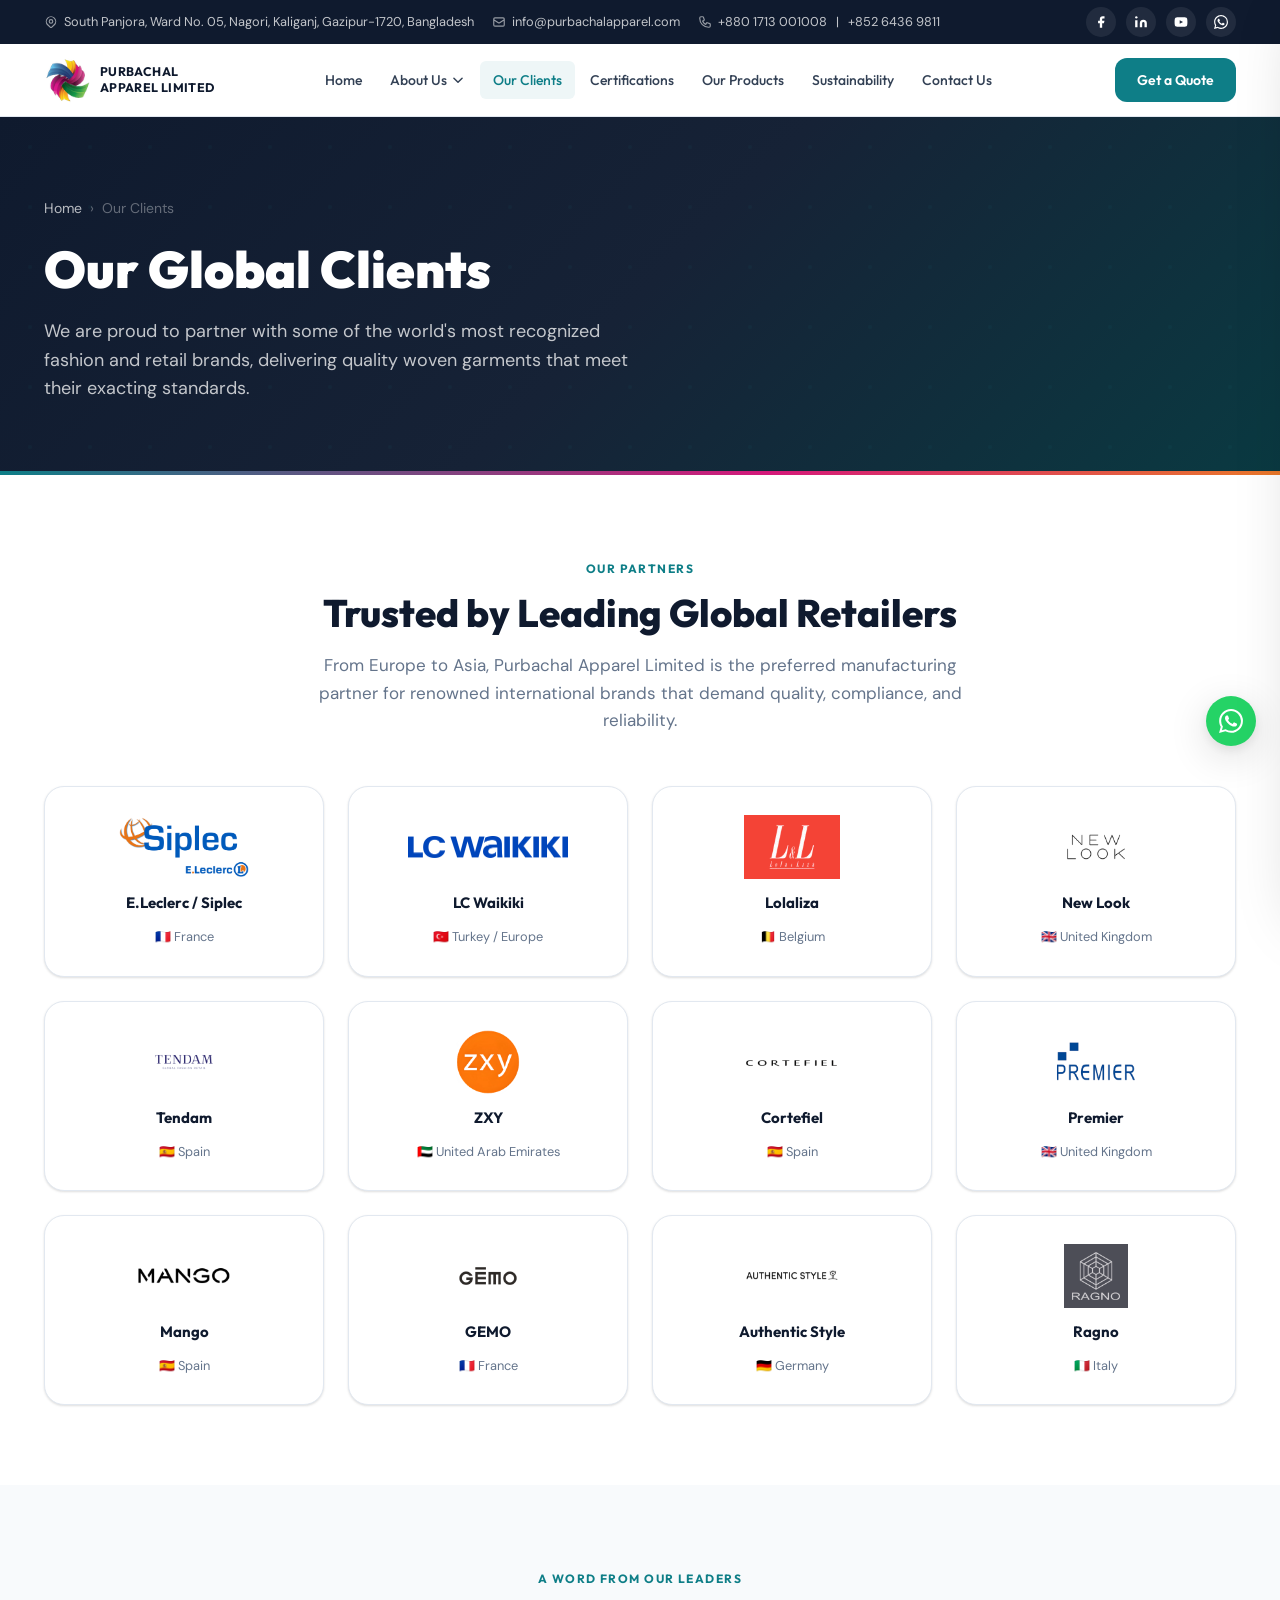
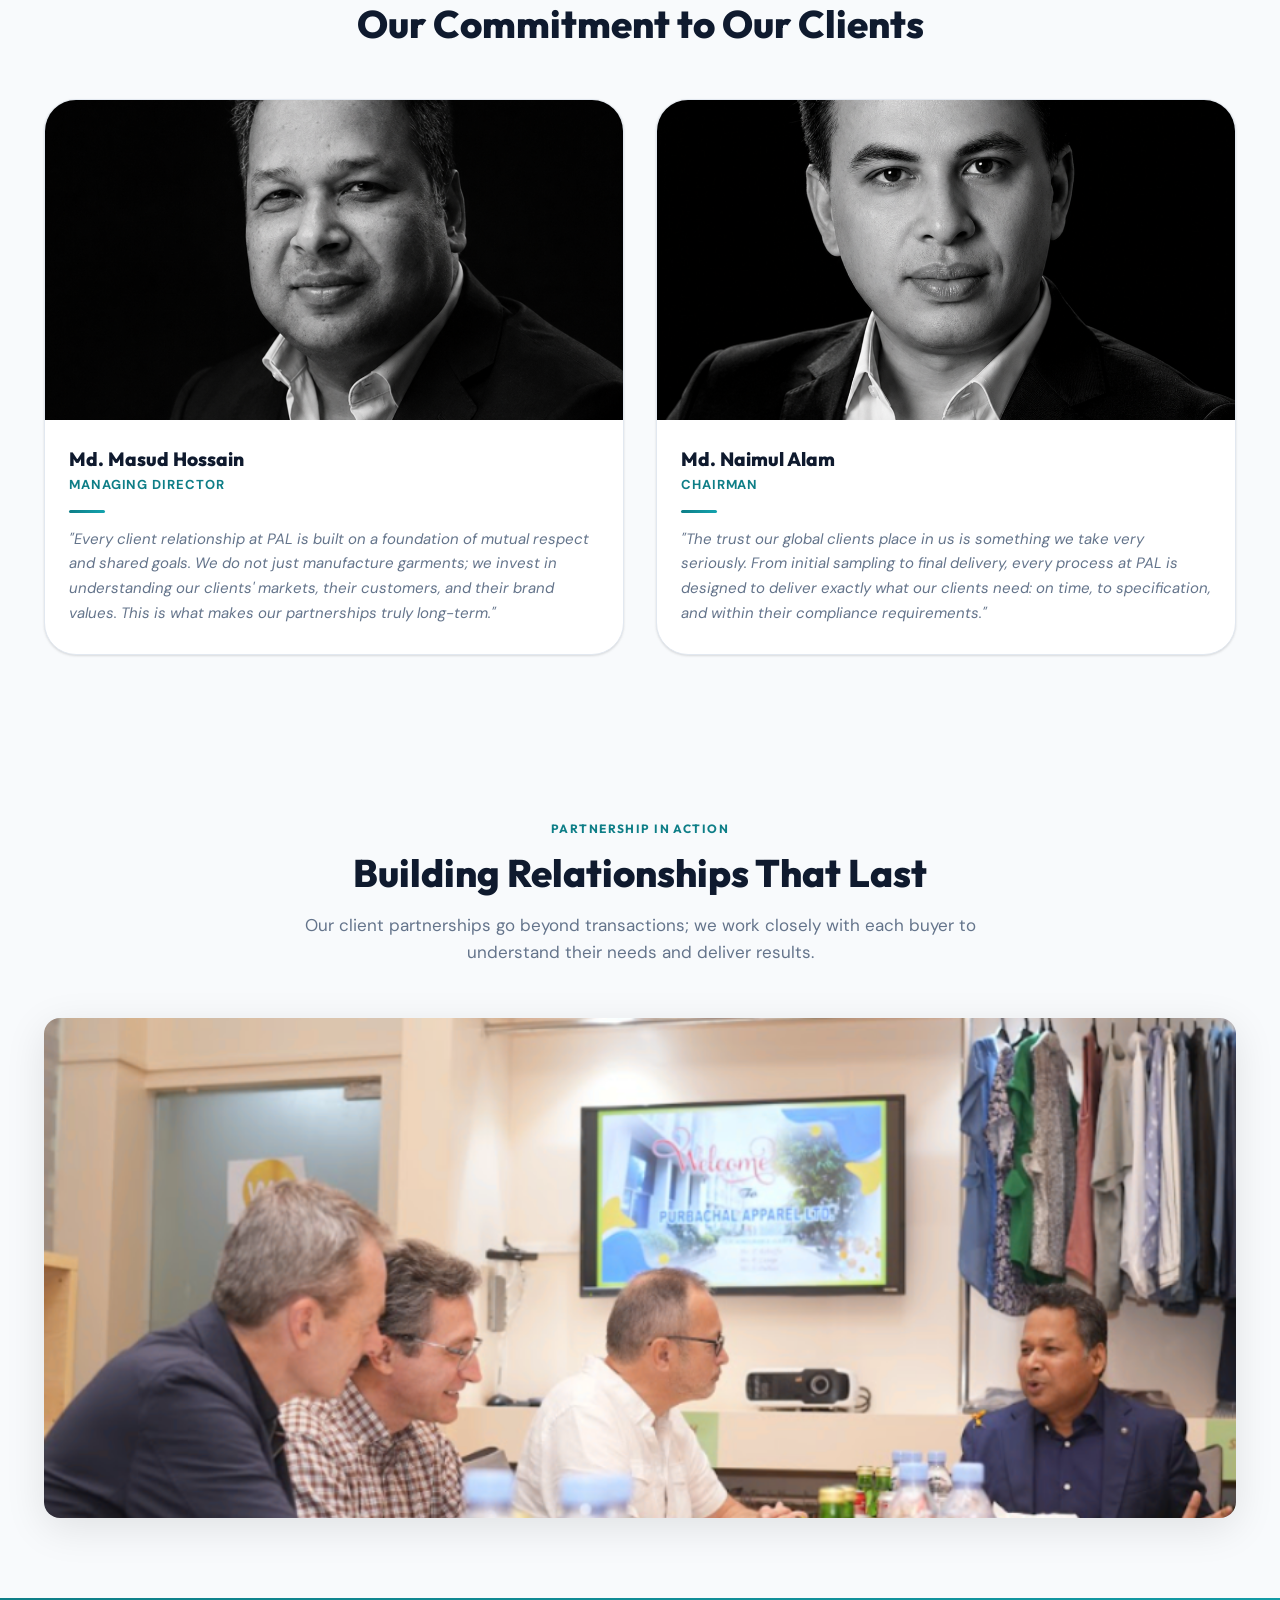
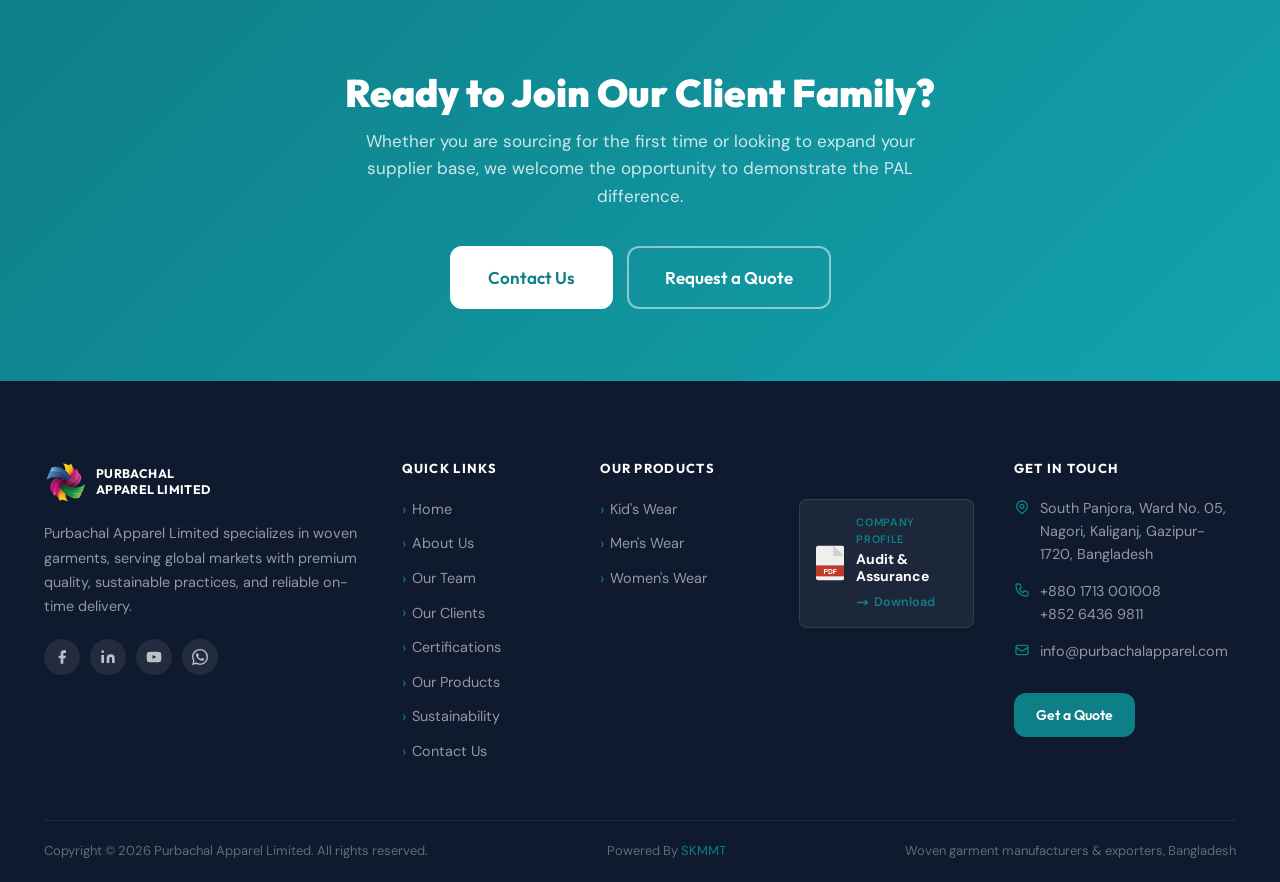
<file: clients.html>
﻿<!DOCTYPE html>
<html lang="en">
<head>
<meta charset="UTF-8">
<meta name="viewport" content="width=device-width, initial-scale=1.0">
<title>Our Clients | Purbachal Apparel Limited</title>
<meta name="description" content="Purbachal Apparel Limited serves leading global retailers including Mango, LC Waikiki, New Look, E.Leclerc, Cortefiel, and more.">
<link rel="icon" type="image/png" sizes="64x64" href="favicon.png">
<link rel="icon" type="image/png" sizes="32x32" href="favicon-32.png">
<link href="https://fonts.googleapis.com/css2?family=Outfit:wght@300;400;500;600;700;800;900&family=DM+Sans:ital,wght@0,300;0,400;0,500;1,300&display=swap" rel="stylesheet">
<link rel="stylesheet" href="styles.css">
</head>
<body><div class="topbar">
  <div class="container">
    <div class="topbar-inner">
      <div class="topbar-left">
        <div class="topbar-item">
          <svg width="14" height="14" fill="none" viewBox="0 0 24 24" stroke="currentColor"><path stroke-linecap="round" stroke-linejoin="round" stroke-width="2" d="M17.657 16.657L13.414 20.9a1.998 1.998 0 01-2.827 0l-4.244-4.243a8 8 0 1111.314 0z"/><path stroke-linecap="round" stroke-linejoin="round" stroke-width="2" d="M15 11a3 3 0 11-6 0 3 3 0 016 0z"/></svg>
          South Panjora, Ward No. 05, Nagori, Kaliganj, Gazipur-1720, Bangladesh
        </div>
        <div class="topbar-item">
          <svg width="14" height="14" fill="none" viewBox="0 0 24 24" stroke="currentColor"><path stroke-linecap="round" stroke-linejoin="round" stroke-width="2" d="M3 8l7.89 5.26a2 2 0 002.22 0L21 8M5 19h14a2 2 0 002-2V7a2 2 0 00-2-2H5a2 2 0 00-2 2v10a2 2 0 002 2z"/></svg>
          <a href="mailto:info@purbachalapparel.com">info@purbachalapparel.com</a>
        </div>
        <div class="topbar-item">
          <svg width="14" height="14" fill="none" viewBox="0 0 24 24" stroke="currentColor"><path stroke-linecap="round" stroke-linejoin="round" stroke-width="2" d="M3 5a2 2 0 012-2h3.28a1 1 0 01.948.684l1.498 4.493a1 1 0 01-.502 1.21l-2.257 1.13a11.042 11.042 0 005.516 5.516l1.13-2.257a1 1 0 011.21-.502l4.493 1.498a1 1 0 01.684.949V19a2 2 0 01-2 2h-1C9.716 21 3 14.284 3 6V5z"/></svg>
          <a href="tel:+8801713001008">+880 1713 001008</a> &nbsp;|&nbsp; <a href="tel:+85264369811">+852 6436 9811</a>
        </div>
      </div>
      <div class="topbar-right">
        <a href="https://www.facebook.com/share/1CqNTHAErC/" class="topbar-social" aria-label="Facebook" target="_blank" rel="noopener"><svg width="14" height="14" fill="currentColor" viewBox="0 0 24 24"><path d="M18 2h-3a5 5 0 00-5 5v3H7v4h3v8h4v-8h3l1-4h-4V7a1 1 0 011-1h3z"/></svg></a>
        <a href="https://www.linkedin.com/in/purbachal-apparel-limited-42a279381" class="topbar-social" aria-label="LinkedIn" target="_blank" rel="noopener"><svg width="14" height="14" fill="currentColor" viewBox="0 0 24 24"><path d="M16 8a6 6 0 016 6v7h-4v-7a2 2 0 00-2-2 2 2 0 00-2 2v7h-4v-7a6 6 0 016-6zM2 9h4v12H2z"/><circle cx="4" cy="4" r="2"/></svg></a>
        <a href="https://youtu.be/bsH9ow0jLE0" class="topbar-social" aria-label="YouTube" target="_blank" rel="noopener"><svg width="14" height="14" fill="currentColor" viewBox="0 0 24 24"><path d="M22.54 6.42a2.78 2.78 0 00-1.95-1.96C18.88 4 12 4 12 4s-6.88 0-8.59.46a2.78 2.78 0 00-1.95 1.96A29 29 0 001 12a29 29 0 00.46 5.58A2.78 2.78 0 003.41 19.54C5.12 20 12 20 12 20s6.88 0 8.59-.46a2.78 2.78 0 001.95-1.96A29 29 0 0023 12a29 29 0 00-.46-5.58zM9.75 15.02V8.98L15.5 12l-5.75 3.02z"/></svg></a>
        <a href="https://wa.me/+8801713001008" class="topbar-social" aria-label="WhatsApp" target="_blank" rel="noopener"><svg width="14" height="14" fill="currentColor" viewBox="0 0 24 24"><path d="M17.472 14.382c-.297-.149-1.758-.867-2.03-.967-.273-.099-.471-.148-.67.15-.197.297-.767.966-.94 1.164-.173.199-.347.223-.644.075-.297-.15-1.255-.463-2.39-1.475-.883-.788-1.48-1.761-1.653-2.059-.173-.297-.018-.458.13-.606.134-.133.298-.347.446-.52.149-.174.198-.298.298-.497.099-.198.05-.371-.025-.52-.075-.149-.669-1.612-.916-2.207-.242-.579-.487-.5-.669-.51-.173-.008-.371-.01-.57-.01-.198 0-.52.074-.792.372-.272.297-1.04 1.016-1.04 2.479 0 1.462 1.065 2.875 1.213 3.074.149.198 2.096 3.2 5.077 4.487.709.306 1.262.489 1.694.625.712.227 1.36.195 1.871.118.571-.085 1.758-.719 2.006-1.413.248-.694.248-1.289.173-1.413-.074-.124-.272-.198-.57-.347m-5.421 7.403h-.004a9.87 9.87 0 01-5.031-1.378l-.361-.214-3.741.982.998-3.648-.235-.374a9.86 9.86 0 01-1.51-5.26c.001-5.45 4.436-9.884 9.888-9.884 2.64 0 5.122 1.03 6.988 2.898a9.825 9.825 0 012.893 6.994c-.003 5.45-4.437 9.884-9.885 9.884m8.413-18.297A11.815 11.815 0 0012.05 0C5.495 0 .16 5.335.157 11.892c0 2.096.547 4.142 1.588 5.945L.057 24l6.305-1.654a11.882 11.882 0 005.683 1.448h.005c6.554 0 11.89-5.335 11.893-11.893a11.821 11.821 0 00-3.48-8.413z"/></svg></a>
      </div>
    </div>
  </div>
</div>
<nav class="site-nav" id="site-nav">
  <div class="container">
    <div class="nav-inner">
      <a href="index.html" class="nav-logo">
        <div class="nav-logo-icon"><img src="[data-uri]" alt="Purbachal Apparel Limited" loading="lazy"></div>
        <span class="nav-logo-name">Purbachal<br>Apparel Limited</span>
      </a>
      <ul class="nav-links">
        <li class="nav-item"><a href="index.html" class="nav-link">Home</a></li>
        <li class="nav-item">
          <a href="about.html" class="nav-link">About Us <svg width="14" height="14" fill="none" viewBox="0 0 24 24" stroke="currentColor"><path stroke-linecap="round" stroke-linejoin="round" stroke-width="2.5" d="M19 9l-7 7-7-7"/></svg></a>
          <div class="dropdown">
            <a href="about.html" class="dropdown-link">About Purbachal</a>
            <a href="team.html" class="dropdown-link">Our Team</a>
          </div>
        </li>
        <li class="nav-item"><a href="clients.html" class="nav-link">Our Clients</a></li>
        <li class="nav-item"><a href="certificates.html" class="nav-link">Certifications</a></li>
        <li class="nav-item"><a href="products.html" class="nav-link">Our Products</a></li>
        <li class="nav-item"><a href="sustainability.html" class="nav-link">Sustainability</a></li>
        <li class="nav-item"><a href="contact.html" class="nav-link">Contact Us</a></li>
      </ul>
      <a href="contact.html" class="btn btn-primary btn-sm nav-cta">Get a Quote</a>
      <button class="hamburger" aria-label="Open menu"><span></span><span></span><span></span></button>
    </div>
  </div>
</nav>
<div class="mobile-nav">
  <button class="mobile-nav-close" aria-label="Close menu">&times;</button>
  <ul class="mobile-nav-links">
    <li><a href="index.html" class="mobile-nav-link">Home</a></li>
    <li class="mobile-has-dropdown">
      <a href="about.html" class="mobile-nav-link">About Us</a>
      <div class="mobile-dropdown">
        <a href="about.html" class="mobile-dropdown-link">About Purbachal</a>
        <a href="team.html" class="mobile-dropdown-link">Our Team</a>
      </div>
    </li>
    <li><a href="clients.html" class="mobile-nav-link">Our Clients</a></li>
    <li><a href="certificates.html" class="mobile-nav-link">Certifications</a></li>
    <li><a href="products.html" class="mobile-nav-link">Our Products</a></li>
    <li><a href="sustainability.html" class="mobile-nav-link">Sustainability</a></li>
    <li><a href="contact.html" class="mobile-nav-link">Contact Us</a></li>
    <li style="margin-top:16px"><a href="contact.html" class="btn btn-primary" style="display:block;text-align:center">Get a Quote</a></li>
  </ul>
</div>
<div class="overlay"></div>
<!-- PAGE HERO -->
<section class="page-hero">
  <div class="container">
    <div class="page-hero-content">
      <nav class="breadcrumb" aria-label="Breadcrumb">
        <a href="index.html">Home</a>
        <span>&rsaquo;</span>
        <span>Our Clients</span>
      </nav>
      <h1>Our Global Clients</h1>
      <p>We are proud to partner with some of the world's most recognized fashion and retail brands, delivering quality woven garments that meet their exacting standards.</p>
    </div>
  </div>
</section>

<!-- CLIENTS GRID -->
<section class="section">
  <div class="container">
    <div class="section-header center">
      <span class="eyebrow reveal">Our Partners</span>
      <h2 class="section-title reveal delay-1">Trusted by Leading Global Retailers</h2>
      <p class="section-desc reveal delay-2">From Europe to Asia, Purbachal Apparel Limited is the preferred manufacturing partner for renowned international brands that demand quality, compliance, and reliability.</p>
    </div>
    <div class="client-grid">
      <div class="client-card reveal">
        <img src="uploads/pages/client-eleclerc.png" alt="E.Leclerc / Siplec" loading="lazy">
        <span class="client-card-name">E.Leclerc / Siplec</span>
        <span class="client-card-country">&#127467;&#127479; France</span>
      </div>
      <div class="client-card reveal delay-1">
        <img src="uploads/pages/client-lcwaikiki.png" alt="LC Waikiki" loading="lazy">
        <span class="client-card-name">LC Waikiki</span>
        <span class="client-card-country">&#127481;&#127479; Turkey / Europe</span>
      </div>
      <div class="client-card reveal delay-2">
        <img src="uploads/pages/client-lolaliza.png" alt="Lolaliza" loading="lazy">
        <span class="client-card-name">Lolaliza</span>
        <span class="client-card-country">&#127463;&#127466; Belgium</span>
      </div>
      <div class="client-card reveal delay-3">
        <img src="uploads/pages/client-newlook.png" alt="New Look" loading="lazy">
        <span class="client-card-name">New Look</span>
        <span class="client-card-country">&#127468;&#127463; United Kingdom</span>
      </div>
      <div class="client-card reveal">
        <img src="uploads/pages/client-tendam.png" alt="Tendam" loading="lazy">
        <span class="client-card-name">Tendam</span>
        <span class="client-card-country">&#127466;&#127480; Spain</span>
      </div>
      <div class="client-card reveal delay-1">
        <img src="uploads/pages/client-zxy.png" alt="ZXY" loading="lazy">
        <span class="client-card-name">ZXY</span>
        <span class="client-card-country">&#127462;&#127466; United Arab Emirates</span>
      </div>
      <div class="client-card reveal delay-2">
        <img src="uploads/pages/client-cortefiel.png" alt="Cortefiel" loading="lazy">
        <span class="client-card-name">Cortefiel</span>
        <span class="client-card-country">&#127466;&#127480; Spain</span>
      </div>
      <div class="client-card reveal delay-3">
        <img src="uploads/pages/client-premier.png" alt="Premier" loading="lazy">
        <span class="client-card-name">Premier</span>
        <span class="client-card-country">&#127468;&#127463; United Kingdom</span>
      </div>
      <div class="client-card reveal">
        <img src="uploads/pages/client-mango.png" alt="Mango" loading="lazy">
        <span class="client-card-name">Mango</span>
        <span class="client-card-country">&#127466;&#127480; Spain</span>
      </div>
      <div class="client-card reveal delay-1">
        <img src="uploads/pages/client-gemo.png" alt="GEMO" loading="lazy">
        <span class="client-card-name">GEMO</span>
        <span class="client-card-country">&#127467;&#127479; France</span>
      </div>
      <div class="client-card reveal delay-2">
        <img src="uploads/pages/client-authenticstyle.png" alt="Authentic Style" loading="lazy">
        <span class="client-card-name">Authentic Style</span>
        <span class="client-card-country">&#127465;&#127466; Germany</span>
      </div>
      <div class="client-card reveal delay-3">
        <img src="uploads/pages/client-ragno.png" alt="Ragno" loading="lazy">
        <span class="client-card-name">Ragno</span>
        <span class="client-card-country">&#127470;&#127481; Italy</span>
      </div>
    </div>
  </div>
</section>

<!-- DIRECTOR QUOTES -->
<section class="section section-alt">
  <div class="container">
    <div class="section-header center">
      <span class="eyebrow reveal">A Word from Our Leaders</span>
      <h2 class="section-title reveal delay-1">Our Commitment to Our Clients</h2>
    </div>
    <div class="director-quote-grid">
      <div class="director-quote-card reveal">
        <div class="director-photo">
          <img src="uploads/pages/Masud.png" alt="Md. Masud Hossain, Managing Director" loading="lazy" style="object-position:center 25%;">
        </div>
        <div class="director-body">
          <h3 class="director-name">Md. Masud Hossain</h3>
          <p class="director-title">Managing Director</p>
          <div class="director-divider"></div>
          <p class="director-quote">"Every client relationship at PAL is built on a foundation of mutual respect and shared goals. We do not just manufacture garments; we invest in understanding our clients' markets, their customers, and their brand values. This is what makes our partnerships truly long-term."</p>
        </div>
      </div>
      <div class="director-quote-card reveal delay-1">
        <div class="director-photo">
          <img src="uploads/pages/Naim.png" alt="Md. Naimul Alam" loading="lazy" style="object-position:center 40%;">
        </div>
        <div class="director-body">
          <h3 class="director-name">Md. Naimul Alam</h3>
          <p class="director-title">Chairman</p>
          <div class="director-divider"></div>
          <p class="director-quote">"The trust our global clients place in us is something we take very seriously. From initial sampling to final delivery, every process at PAL is designed to deliver exactly what our clients need: on time, to specification, and within their compliance requirements."</p>
        </div>
      </div>
    </div>
  </div>
</section>
<section class="section section-alt">
  <div class="container">
    <div class="section-header center">
      <span class="eyebrow reveal">Partnership in Action</span>
      <h2 class="section-title reveal delay-1">Building Relationships That Last</h2>
      <p class="section-desc reveal delay-2">Our client partnerships go beyond transactions; we work closely with each buyer to understand their needs and deliver results.</p>
    </div>
    <div class="reveal" style="border-radius:16px; overflow:hidden; box-shadow:0 10px 40px rgba(0,0,0,.10);">
      <img src="uploads/pages/director-md-full.png" alt="Md. Masud Hossain, Managing Director, meeting with international buyers at Purbachal Apparel Limited" loading="lazy" style="width:100%; display:block; max-height:500px; object-fit:cover; object-position:center top;">
    </div>
  </div>
</section>

<!-- CTA -->
<section class="cta-band">
  <div class="container">
    <h2 class="reveal">Ready to Join Our Client Family?</h2>
    <p class="reveal delay-1">Whether you are sourcing for the first time or looking to expand your supplier base, we welcome the opportunity to demonstrate the PAL difference.</p>
    <div class="cta-band-actions reveal delay-2">
      <a href="contact.html" class="btn btn-white btn-lg">Contact Us</a>
      <a href="contact.html" class="btn btn-outline-white btn-lg">Request a Quote</a>
    </div>
  </div>
</section>
<footer class="site-footer">
  <div class="container">
    <div class="footer-grid">
      <div class="footer-brand">
        <div class="footer-logo">
          <div class="footer-logo-icon"><img src="[data-uri]" alt="Purbachal Apparel Limited" loading="lazy"></div>
          <span class="footer-logo-name">Purbachal<br>Apparel Limited</span>
        </div>
        <p>Purbachal Apparel Limited specializes in woven garments, serving global markets with premium quality, sustainable practices, and reliable on-time delivery.</p>
        <div class="footer-social">
          <a href="https://www.facebook.com/share/1CqNTHAErC/" class="footer-social-link" aria-label="Facebook" target="_blank" rel="noopener"><svg width="16" height="16" fill="currentColor" viewBox="0 0 24 24"><path d="M18 2h-3a5 5 0 00-5 5v3H7v4h3v8h4v-8h3l1-4h-4V7a1 1 0 011-1h3z"/></svg></a>
          <a href="https://www.linkedin.com/in/purbachal-apparel-limited-42a279381" class="footer-social-link" aria-label="LinkedIn" target="_blank" rel="noopener"><svg width="16" height="16" fill="currentColor" viewBox="0 0 24 24"><path d="M16 8a6 6 0 016 6v7h-4v-7a2 2 0 00-2-2 2 2 0 00-2 2v7h-4v-7a6 6 0 016-6zM2 9h4v12H2z"/><circle cx="4" cy="4" r="2"/></svg></a>
          <a href="https://youtu.be/bsH9ow0jLE0" class="footer-social-link" aria-label="YouTube" target="_blank" rel="noopener"><svg width="16" height="16" fill="currentColor" viewBox="0 0 24 24"><path d="M22.54 6.42a2.78 2.78 0 00-1.95-1.96C18.88 4 12 4 12 4s-6.88 0-8.59.46a2.78 2.78 0 00-1.95 1.96A29 29 0 001 12a29 29 0 00.46 5.58A2.78 2.78 0 003.41 19.54C5.12 20 12 20 12 20s6.88 0 8.59-.46a2.78 2.78 0 001.95-1.96A29 29 0 0023 12a29 29 0 00-.46-5.58zM9.75 15.02V8.98L15.5 12l-5.75 3.02z"/></svg></a>
          <a href="https://wa.me/+8801713001008" class="footer-social-link" aria-label="WhatsApp" target="_blank" rel="noopener"><svg width="16" height="16" fill="currentColor" viewBox="0 0 24 24"><path d="M17.472 14.382c-.297-.149-1.758-.867-2.03-.967-.273-.099-.471-.148-.67.15-.197.297-.767.966-.94 1.164-.173.199-.347.223-.644.075-.297-.15-1.255-.463-2.39-1.475-.883-.788-1.48-1.761-1.653-2.059-.173-.297-.018-.458.13-.606.134-.133.298-.347.446-.52.149-.174.198-.298.298-.497.099-.198.05-.371-.025-.52-.075-.149-.669-1.612-.916-2.207-.242-.579-.487-.5-.669-.51-.173-.008-.371-.01-.57-.01-.198 0-.52.074-.792.372-.272.297-1.04 1.016-1.04 2.479 0 1.462 1.065 2.875 1.213 3.074.149.198 2.096 3.2 5.077 4.487.709.306 1.262.489 1.694.625.712.227 1.36.195 1.871.118.571-.085 1.758-.719 2.006-1.413.248-.694.248-1.289.173-1.413-.074-.124-.272-.198-.57-.347m-5.421 7.403h-.004a9.87 9.87 0 01-5.031-1.378l-.361-.214-3.741.982.998-3.648-.235-.374a9.86 9.86 0 01-1.51-5.26c.001-5.45 4.436-9.884 9.888-9.884 2.64 0 5.122 1.03 6.988 2.898a9.825 9.825 0 012.893 6.994c-.003 5.45-4.437 9.884-9.885 9.884m8.413-18.297A11.815 11.815 0 0012.05 0C5.495 0 .16 5.335.157 11.892c0 2.096.547 4.142 1.588 5.945L.057 24l6.305-1.654a11.882 11.882 0 005.683 1.448h.005c6.554 0 11.89-5.335 11.893-11.893a11.821 11.821 0 00-3.48-8.413z"/></svg></a>
        </div>
      </div>
      <div class="footer-col">
        <h5>Quick Links</h5>
        <ul class="footer-links">
          <li><a href="index.html" class="footer-link">Home</a></li>
          <li><a href="about.html" class="footer-link">About Us</a></li>
          <li><a href="team.html" class="footer-link">Our Team</a></li>
          <li><a href="clients.html" class="footer-link">Our Clients</a></li>
          <li><a href="certificates.html" class="footer-link">Certifications</a></li>
          <li><a href="products.html" class="footer-link">Our Products</a></li>
          <li><a href="sustainability.html" class="footer-link">Sustainability</a></li>
          <li><a href="contact.html" class="footer-link">Contact Us</a></li>
        </ul>
      </div>
      <div class="footer-col">
        <h5>Our Products</h5>
        <ul class="footer-links">
          <li><a href="products.html#kids" class="footer-link">Kid's Wear</a></li>
          <li><a href="products.html#mens" class="footer-link">Men's Wear</a></li>
          <li><a href="products.html#womens" class="footer-link">Women's Wear</a></li>
        </ul>
      </div>
      <div class="footer-col">
        <div class="footer-pdf-card">
          <svg width="36" height="44" viewBox="0 0 36 44" fill="none" xmlns="http://www.w3.org/2000/svg" aria-hidden="true">
            <rect width="36" height="44" rx="3" fill="#efefef"/>
            <path d="M22 0L36 13H22V0Z" fill="#d0d0ce"/>
            <rect y="25" width="36" height="14" fill="#C0392B"/>
            <text x="18" y="36" font-family="Arial,sans-serif" font-weight="700" font-size="8.5" fill="#fff" text-anchor="middle">PDF</text>
          </svg>
          <div class="footer-pdf-info">
            <span class="footer-pdf-label">Company Profile</span>
            <strong class="footer-pdf-title">Audit &amp; Assurance</strong>
            <a href="https://www.purbachalapparel.com/wp-content/uploads/content/Purbachal%20Apparel%20Limited.pdf" class="footer-pdf-dl" target="_blank" rel="noopener">
              <svg width="13" height="13" fill="none" stroke="currentColor" viewBox="0 0 24 24"><path stroke-linecap="round" stroke-linejoin="round" stroke-width="2.5" d="M17 8l4 4m0 0l-4 4m4-4H3"/></svg>
              Download
            </a>
          </div>
        </div>
      </div>
      <div class="footer-col">
        <h5>Get in Touch</h5>
        <div class="footer-contact-item">
          <svg width="16" height="16" fill="none" viewBox="0 0 24 24" stroke="currentColor"><path stroke-linecap="round" stroke-linejoin="round" stroke-width="2" d="M17.657 16.657L13.414 20.9a1.998 1.998 0 01-2.827 0l-4.244-4.243a8 8 0 1111.314 0z"/><path stroke-linecap="round" stroke-linejoin="round" stroke-width="2" d="M15 11a3 3 0 11-6 0 3 3 0 016 0z"/></svg>
          <span>South Panjora, Ward No. 05, Nagori, Kaliganj, Gazipur-1720, Bangladesh</span>
        </div>
        <div class="footer-contact-item">
          <svg width="16" height="16" fill="none" viewBox="0 0 24 24" stroke="currentColor"><path stroke-linecap="round" stroke-linejoin="round" stroke-width="2" d="M3 5a2 2 0 012-2h3.28a1 1 0 01.948.684l1.498 4.493a1 1 0 01-.502 1.21l-2.257 1.13a11.042 11.042 0 005.516 5.516l1.13-2.257a1 1 0 011.21-.502l4.493 1.498a1 1 0 01.684.949V19a2 2 0 01-2 2h-1C9.716 21 3 14.284 3 6V5z"/></svg>
          <span><a href="tel:+8801713001008">+880 1713 001008</a><br><a href="tel:+85264369811">+852 6436 9811</a></span>
        </div>
        <div class="footer-contact-item">
          <svg width="16" height="16" fill="none" viewBox="0 0 24 24" stroke="currentColor"><path stroke-linecap="round" stroke-linejoin="round" stroke-width="2" d="M3 8l7.89 5.26a2 2 0 002.22 0L21 8M5 19h14a2 2 0 002-2V7a2 2 0 00-2-2H5a2 2 0 00-2 2v10a2 2 0 002 2z"/></svg>
          <a href="mailto:info@purbachalapparel.com">info@purbachalapparel.com</a>
        </div>
        <a href="contact.html" class="btn btn-primary btn-sm mt-2">Get a Quote</a>
      </div>
    </div>
    <div class="footer-bottom">
      <span>Copyright &copy; 2026 Purbachal Apparel Limited. All rights reserved.</span>
      <span>Powered By <a href="http://skmmt.rootexception.com/" target="_blank" rel="noopener" style="color:var(--teal);text-decoration:none;">SKMMT</a></span>
      <span>Woven garment manufacturers &amp; exporters, Bangladesh</span>
    </div>
  </div>
</footer>

<div class="fab-group">
  <a href="https://wa.me/+8801713001008" class="fab fab-whatsapp" aria-label="WhatsApp" target="_blank" rel="noopener">
    <svg width="24" height="24" fill="currentColor" viewBox="0 0 24 24"><path d="M17.472 14.382c-.297-.149-1.758-.867-2.03-.967-.273-.099-.471-.148-.67.15-.197.297-.767.966-.94 1.164-.173.199-.347.223-.644.075-.297-.15-1.255-.463-2.39-1.475-.883-.788-1.48-1.761-1.653-2.059-.173-.297-.018-.458.13-.606.134-.133.298-.347.446-.52.149-.174.198-.298.298-.497.099-.198.05-.371-.025-.52-.075-.149-.669-1.612-.916-2.207-.242-.579-.487-.5-.669-.51-.173-.008-.371-.01-.57-.01-.198 0-.52.074-.792.372-.272.297-1.04 1.016-1.04 2.479 0 1.462 1.065 2.875 1.213 3.074.149.198 2.096 3.2 5.077 4.487.709.306 1.262.489 1.694.625.712.227 1.36.195 1.871.118.571-.085 1.758-.719 2.006-1.413.248-.694.248-1.289.173-1.413-.074-.124-.272-.198-.57-.347m-5.421 7.403h-.004a9.87 9.87 0 01-5.031-1.378l-.361-.214-3.741.982.998-3.648-.235-.374a9.86 9.86 0 01-1.51-5.26c.001-5.45 4.436-9.884 9.888-9.884 2.64 0 5.122 1.03 6.988 2.898a9.825 9.825 0 012.893 6.994c-.003 5.45-4.437 9.884-9.885 9.884m8.413-18.297A11.815 11.815 0 0012.05 0C5.495 0 .16 5.335.157 11.892c0 2.096.547 4.142 1.588 5.945L.057 24l6.305-1.654a11.882 11.882 0 005.683 1.448h.005c6.554 0 11.89-5.335 11.893-11.893a11.821 11.821 0 00-3.48-8.413z"/></svg>
  </a>
  <button class="fab fab-top" aria-label="Back to top">
    <svg width="20" height="20" fill="none" viewBox="0 0 24 24" stroke="currentColor"><path stroke-linecap="round" stroke-linejoin="round" stroke-width="2.5" d="M5 15l7-7 7 7"/></svg>
  </button>
  <a href="admin/dashboard.php" target="_blank" rel="noopener" class="fab fab-admin" aria-label="Admin">
    <svg width="18" height="18" fill="none" viewBox="0 0 24 24" stroke="currentColor"><path stroke-linecap="round" stroke-linejoin="round" stroke-width="2" d="M12 15v2m-6 4h12a2 2 0 002-2v-6a2 2 0 00-2-2H6a2 2 0 00-2 2v6a2 2 0 002 2zm10-10V7a4 4 0 00-8 0v4h8z"/></svg>
  </a>
</div>
<script src="nav.js"></script>
</body>
</html>
</file>
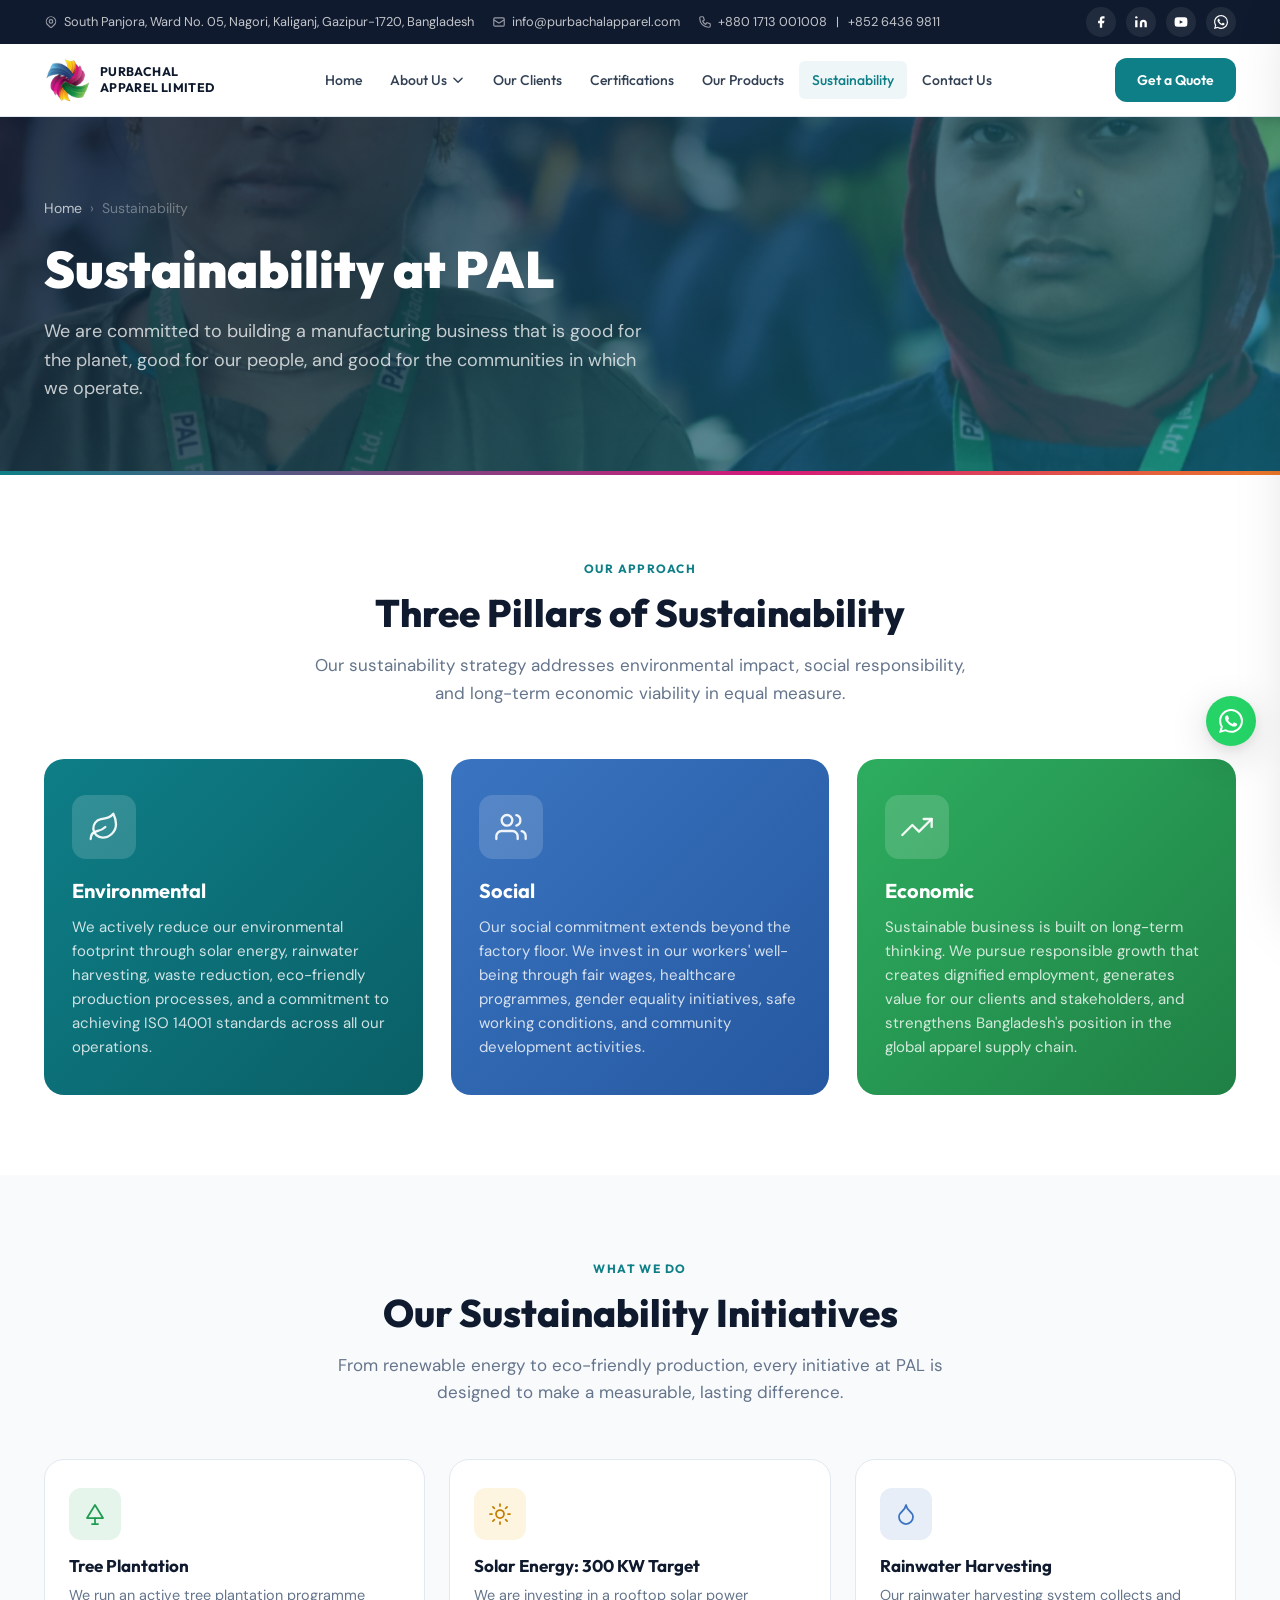
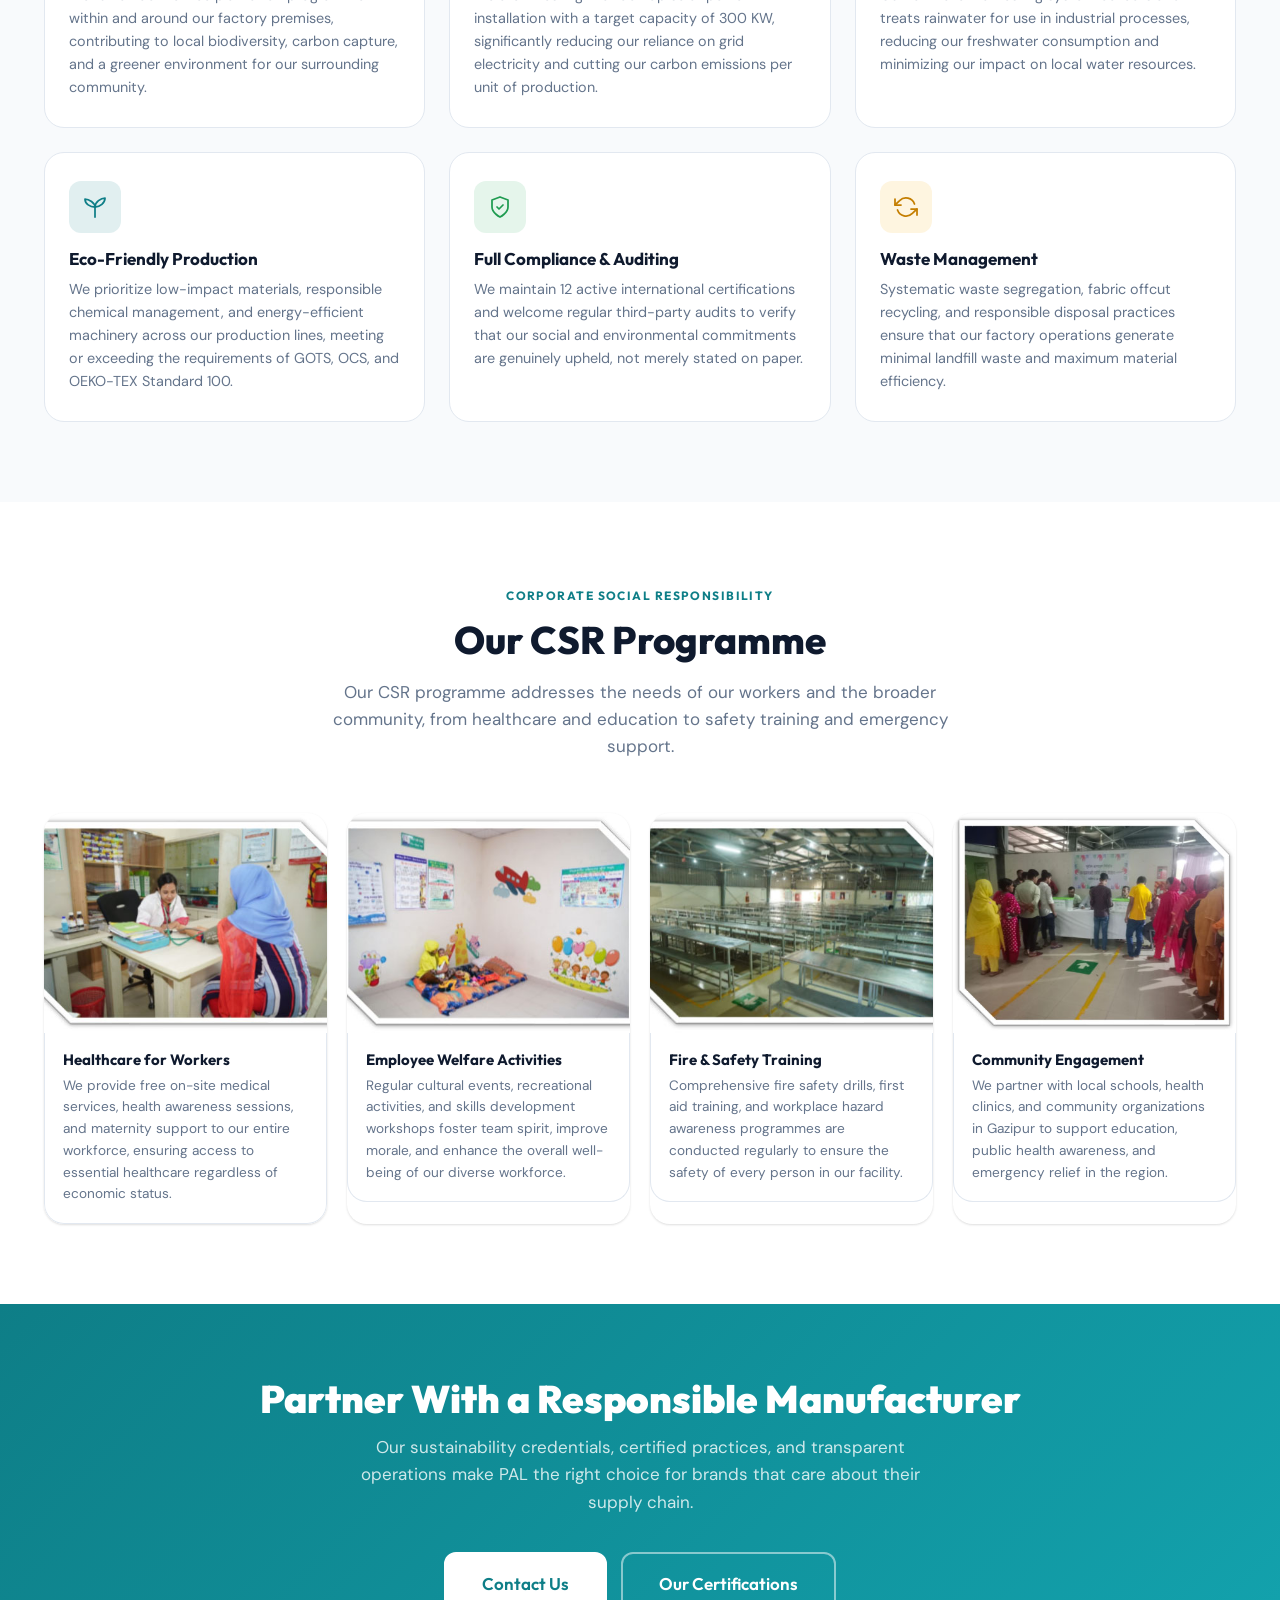
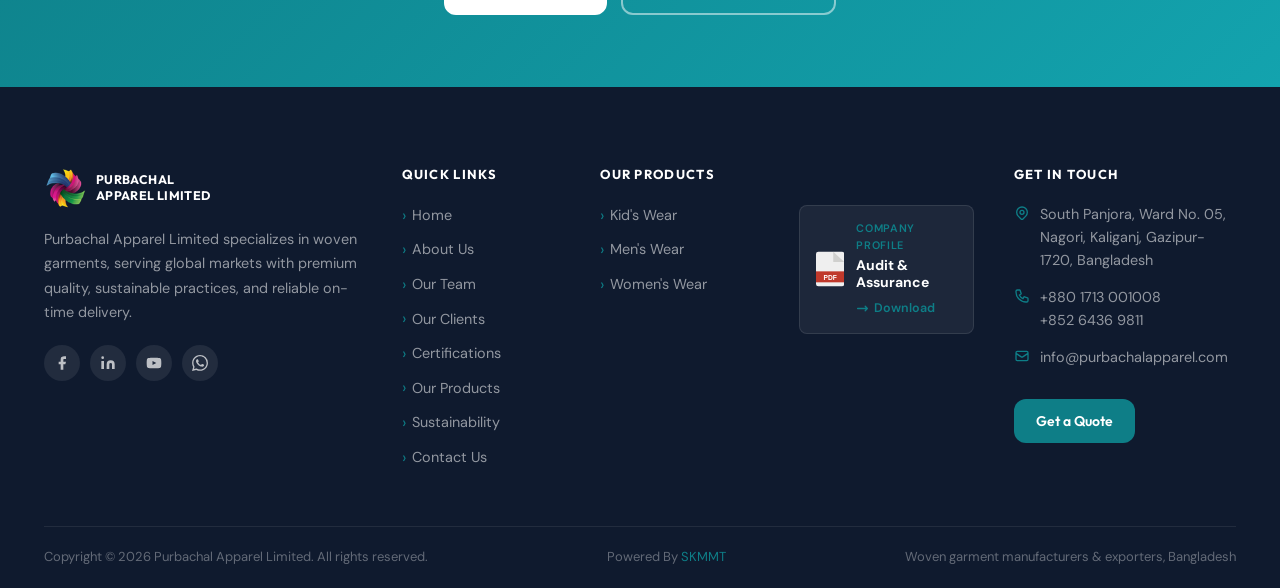
<file: sustainability.html>
﻿<!DOCTYPE html>
<html lang="en">
<head>
<meta charset="UTF-8">
<meta name="viewport" content="width=device-width, initial-scale=1.0">
<title>Sustainability | Purbachal Apparel Limited</title>
<meta name="description" content="Learn about Purbachal Apparel Limited's sustainability initiatives: environmental management, solar energy, tree plantation, and CSR programmes in Bangladesh.">
<link rel="icon" type="image/png" sizes="64x64" href="favicon.png">
<link rel="icon" type="image/png" sizes="32x32" href="favicon-32.png">
<link href="https://fonts.googleapis.com/css2?family=Outfit:wght@300;400;500;600;700;800;900&family=DM+Sans:ital,wght@0,300;0,400;0,500;1,300&display=swap" rel="stylesheet">
<link rel="stylesheet" href="styles.css">
</head>
<body><div class="topbar">
  <div class="container">
    <div class="topbar-inner">
      <div class="topbar-left">
        <div class="topbar-item">
          <svg width="14" height="14" fill="none" viewBox="0 0 24 24" stroke="currentColor"><path stroke-linecap="round" stroke-linejoin="round" stroke-width="2" d="M17.657 16.657L13.414 20.9a1.998 1.998 0 01-2.827 0l-4.244-4.243a8 8 0 1111.314 0z"/><path stroke-linecap="round" stroke-linejoin="round" stroke-width="2" d="M15 11a3 3 0 11-6 0 3 3 0 016 0z"/></svg>
          South Panjora, Ward No. 05, Nagori, Kaliganj, Gazipur-1720, Bangladesh
        </div>
        <div class="topbar-item">
          <svg width="14" height="14" fill="none" viewBox="0 0 24 24" stroke="currentColor"><path stroke-linecap="round" stroke-linejoin="round" stroke-width="2" d="M3 8l7.89 5.26a2 2 0 002.22 0L21 8M5 19h14a2 2 0 002-2V7a2 2 0 00-2-2H5a2 2 0 00-2 2v10a2 2 0 002 2z"/></svg>
          <a href="mailto:info@purbachalapparel.com">info@purbachalapparel.com</a>
        </div>
        <div class="topbar-item">
          <svg width="14" height="14" fill="none" viewBox="0 0 24 24" stroke="currentColor"><path stroke-linecap="round" stroke-linejoin="round" stroke-width="2" d="M3 5a2 2 0 012-2h3.28a1 1 0 01.948.684l1.498 4.493a1 1 0 01-.502 1.21l-2.257 1.13a11.042 11.042 0 005.516 5.516l1.13-2.257a1 1 0 011.21-.502l4.493 1.498a1 1 0 01.684.949V19a2 2 0 01-2 2h-1C9.716 21 3 14.284 3 6V5z"/></svg>
          <a href="tel:+8801713001008">+880 1713 001008</a> &nbsp;|&nbsp; <a href="tel:+85264369811">+852 6436 9811</a>
        </div>
      </div>
      <div class="topbar-right">
        <a href="https://www.facebook.com/share/1CqNTHAErC/" class="topbar-social" aria-label="Facebook" target="_blank" rel="noopener"><svg width="14" height="14" fill="currentColor" viewBox="0 0 24 24"><path d="M18 2h-3a5 5 0 00-5 5v3H7v4h3v8h4v-8h3l1-4h-4V7a1 1 0 011-1h3z"/></svg></a>
        <a href="https://www.linkedin.com/in/purbachal-apparel-limited-42a279381" class="topbar-social" aria-label="LinkedIn" target="_blank" rel="noopener"><svg width="14" height="14" fill="currentColor" viewBox="0 0 24 24"><path d="M16 8a6 6 0 016 6v7h-4v-7a2 2 0 00-2-2 2 2 0 00-2 2v7h-4v-7a6 6 0 016-6zM2 9h4v12H2z"/><circle cx="4" cy="4" r="2"/></svg></a>
        <a href="https://youtu.be/bsH9ow0jLE0" class="topbar-social" aria-label="YouTube" target="_blank" rel="noopener"><svg width="14" height="14" fill="currentColor" viewBox="0 0 24 24"><path d="M22.54 6.42a2.78 2.78 0 00-1.95-1.96C18.88 4 12 4 12 4s-6.88 0-8.59.46a2.78 2.78 0 00-1.95 1.96A29 29 0 001 12a29 29 0 00.46 5.58A2.78 2.78 0 003.41 19.54C5.12 20 12 20 12 20s6.88 0 8.59-.46a2.78 2.78 0 001.95-1.96A29 29 0 0023 12a29 29 0 00-.46-5.58zM9.75 15.02V8.98L15.5 12l-5.75 3.02z"/></svg></a>
        <a href="https://wa.me/+8801713001008" class="topbar-social" aria-label="WhatsApp" target="_blank" rel="noopener"><svg width="14" height="14" fill="currentColor" viewBox="0 0 24 24"><path d="M17.472 14.382c-.297-.149-1.758-.867-2.03-.967-.273-.099-.471-.148-.67.15-.197.297-.767.966-.94 1.164-.173.199-.347.223-.644.075-.297-.15-1.255-.463-2.39-1.475-.883-.788-1.48-1.761-1.653-2.059-.173-.297-.018-.458.13-.606.134-.133.298-.347.446-.52.149-.174.198-.298.298-.497.099-.198.05-.371-.025-.52-.075-.149-.669-1.612-.916-2.207-.242-.579-.487-.5-.669-.51-.173-.008-.371-.01-.57-.01-.198 0-.52.074-.792.372-.272.297-1.04 1.016-1.04 2.479 0 1.462 1.065 2.875 1.213 3.074.149.198 2.096 3.2 5.077 4.487.709.306 1.262.489 1.694.625.712.227 1.36.195 1.871.118.571-.085 1.758-.719 2.006-1.413.248-.694.248-1.289.173-1.413-.074-.124-.272-.198-.57-.347m-5.421 7.403h-.004a9.87 9.87 0 01-5.031-1.378l-.361-.214-3.741.982.998-3.648-.235-.374a9.86 9.86 0 01-1.51-5.26c.001-5.45 4.436-9.884 9.888-9.884 2.64 0 5.122 1.03 6.988 2.898a9.825 9.825 0 012.893 6.994c-.003 5.45-4.437 9.884-9.885 9.884m8.413-18.297A11.815 11.815 0 0012.05 0C5.495 0 .16 5.335.157 11.892c0 2.096.547 4.142 1.588 5.945L.057 24l6.305-1.654a11.882 11.882 0 005.683 1.448h.005c6.554 0 11.89-5.335 11.893-11.893a11.821 11.821 0 00-3.48-8.413z"/></svg></a>
      </div>
    </div>
  </div>
</div>
<nav class="site-nav" id="site-nav">
  <div class="container">
    <div class="nav-inner">
      <a href="index.html" class="nav-logo">
        <div class="nav-logo-icon"><img src="[data-uri]" alt="Purbachal Apparel Limited" loading="lazy"></div>
        <span class="nav-logo-name">Purbachal<br>Apparel Limited</span>
      </a>
      <ul class="nav-links">
        <li class="nav-item"><a href="index.html" class="nav-link">Home</a></li>
        <li class="nav-item">
          <a href="about.html" class="nav-link">About Us <svg width="14" height="14" fill="none" viewBox="0 0 24 24" stroke="currentColor"><path stroke-linecap="round" stroke-linejoin="round" stroke-width="2.5" d="M19 9l-7 7-7-7"/></svg></a>
          <div class="dropdown">
            <a href="about.html" class="dropdown-link">About Purbachal</a>
            <a href="team.html" class="dropdown-link">Our Team</a>
          </div>
        </li>
        <li class="nav-item"><a href="clients.html" class="nav-link">Our Clients</a></li>
        <li class="nav-item"><a href="certificates.html" class="nav-link">Certifications</a></li>
        <li class="nav-item"><a href="products.html" class="nav-link">Our Products</a></li>
        <li class="nav-item"><a href="sustainability.html" class="nav-link">Sustainability</a></li>
        <li class="nav-item"><a href="contact.html" class="nav-link">Contact Us</a></li>
      </ul>
      <a href="contact.html" class="btn btn-primary btn-sm nav-cta">Get a Quote</a>
      <button class="hamburger" aria-label="Open menu"><span></span><span></span><span></span></button>
    </div>
  </div>
</nav>
<div class="mobile-nav">
  <button class="mobile-nav-close" aria-label="Close menu">&times;</button>
  <ul class="mobile-nav-links">
    <li><a href="index.html" class="mobile-nav-link">Home</a></li>
    <li class="mobile-has-dropdown">
      <a href="about.html" class="mobile-nav-link">About Us</a>
      <div class="mobile-dropdown">
        <a href="about.html" class="mobile-dropdown-link">About Purbachal</a>
        <a href="team.html" class="mobile-dropdown-link">Our Team</a>
      </div>
    </li>
    <li><a href="clients.html" class="mobile-nav-link">Our Clients</a></li>
    <li><a href="certificates.html" class="mobile-nav-link">Certifications</a></li>
    <li><a href="products.html" class="mobile-nav-link">Our Products</a></li>
    <li><a href="sustainability.html" class="mobile-nav-link">Sustainability</a></li>
    <li><a href="contact.html" class="mobile-nav-link">Contact Us</a></li>
    <li style="margin-top:16px"><a href="contact.html" class="btn btn-primary" style="display:block;text-align:center">Get a Quote</a></li>
  </ul>
</div>
<div class="overlay"></div>
<!-- PAGE HERO with sustain-hero.png -->
<section class="page-hero" style="background-image:url('uploads/pages/sustain-hero.png');background-size:cover;background-position:center">
  <div style="position:absolute;inset:0;background:linear-gradient(135deg,rgba(15,26,46,.88),rgba(14,126,135,.6))"></div>
  <div class="container">
    <div class="page-hero-content">
      <nav class="breadcrumb" aria-label="Breadcrumb">
        <a href="index.html">Home</a>
        <span>&rsaquo;</span>
        <span>Sustainability</span>
      </nav>
      <h1>Sustainability at PAL</h1>
      <p>We are committed to building a manufacturing business that is good for the planet, good for our people, and good for the communities in which we operate.</p>
    </div>
  </div>
</section>

<!-- THREE PILLARS -->
<section class="section">
  <div class="container">
    <div class="section-header center">
      <span class="eyebrow reveal">Our Approach</span>
      <h2 class="section-title reveal delay-1">Three Pillars of Sustainability</h2>
      <p class="section-desc reveal delay-2">Our sustainability strategy addresses environmental impact, social responsibility, and long-term economic viability in equal measure.</p>
    </div>
    <div class="pillars-grid">
      <div class="pillar-card pillar-card-env reveal">
        <div class="pillar-icon"><svg width="32" height="32" viewBox="0 0 24 24" fill="none" stroke="currentColor" stroke-width="1.75" stroke-linecap="round" stroke-linejoin="round" aria-hidden="true"><path d="M11 20A7 7 0 0 1 9.8 6.1C15.5 5 17 4.48 19 2c1 2 2 4.18 2 8 0 5.5-4.78 10-10 10z"/><path d="M2 21c0-3 1.85-5.36 5.08-6C9.5 14.52 12 13 13 12"/></svg></div>
        <h3>Environmental</h3>
        <p>We actively reduce our environmental footprint through solar energy, rainwater harvesting, waste reduction, eco-friendly production processes, and a commitment to achieving ISO 14001 standards across all our operations.</p>
      </div>
      <div class="pillar-card pillar-card-soc reveal delay-1">
        <div class="pillar-icon"><svg width="32" height="32" viewBox="0 0 24 24" fill="none" stroke="currentColor" stroke-width="1.75" stroke-linecap="round" stroke-linejoin="round" aria-hidden="true"><path d="M17 21v-2a4 4 0 0 0-4-4H5a4 4 0 0 0-4 4v2"/><circle cx="9" cy="7" r="4"/><path d="M23 21v-2a4 4 0 0 0-3-3.87"/><path d="M16 3.13a4 4 0 0 1 0 7.75"/></svg></div>
        <h3>Social</h3>
        <p>Our social commitment extends beyond the factory floor. We invest in our workers' well-being through fair wages, healthcare programmes, gender equality initiatives, safe working conditions, and community development activities.</p>
      </div>
      <div class="pillar-card pillar-card-eco reveal delay-2">
        <div class="pillar-icon"><svg width="32" height="32" viewBox="0 0 24 24" fill="none" stroke="currentColor" stroke-width="1.75" stroke-linecap="round" stroke-linejoin="round" aria-hidden="true"><polyline points="23 6 13.5 15.5 8.5 10.5 1 18"/><polyline points="17 6 23 6 23 12"/></svg></div>
        <h3>Economic</h3>
        <p>Sustainable business is built on long-term thinking. We pursue responsible growth that creates dignified employment, generates value for our clients and stakeholders, and strengthens Bangladesh's position in the global apparel supply chain.</p>
      </div>
    </div>
  </div>
</section>

<!-- INITIATIVES -->
<section class="section section-alt">
  <div class="container">
    <div class="section-header center">
      <span class="eyebrow reveal">What We Do</span>
      <h2 class="section-title reveal delay-1">Our Sustainability Initiatives</h2>
      <p class="section-desc reveal delay-2">From renewable energy to eco-friendly production, every initiative at PAL is designed to make a measurable, lasting difference.</p>
    </div>
    <div class="initiative-grid">
      <div class="initiative-card reveal">
        <div class="initiative-icon icon-green"><svg width="24" height="24" viewBox="0 0 24 24" fill="none" stroke="currentColor" stroke-width="1.75" stroke-linecap="round" stroke-linejoin="round" aria-hidden="true"><path d="M12 3L4 16h16L12 3z"/><line x1="12" y1="16" x2="12" y2="22"/><line x1="9" y1="22" x2="15" y2="22"/></svg></div>
        <h4>Tree Plantation</h4>
        <p>We run an active tree plantation programme within and around our factory premises, contributing to local biodiversity, carbon capture, and a greener environment for our surrounding community.</p>
      </div>
      <div class="initiative-card reveal delay-1">
        <div class="initiative-icon icon-amber"><svg width="24" height="24" viewBox="0 0 24 24" fill="none" stroke="currentColor" stroke-width="1.75" stroke-linecap="round" stroke-linejoin="round" aria-hidden="true"><circle cx="12" cy="12" r="4"/><path d="M12 2v2M12 20v2M4.93 4.93l1.41 1.41M17.66 17.66l1.41 1.41M2 12h2M20 12h2M6.34 17.66l-1.41 1.41M19.07 4.93l-1.41 1.41"/></svg></div>
        <h4>Solar Energy: 300 KW Target</h4>
        <p>We are investing in a rooftop solar power installation with a target capacity of 300 KW, significantly reducing our reliance on grid electricity and cutting our carbon emissions per unit of production.</p>
      </div>
      <div class="initiative-card reveal delay-2">
        <div class="initiative-icon icon-blue"><svg width="24" height="24" viewBox="0 0 24 24" fill="none" stroke="currentColor" stroke-width="1.75" stroke-linecap="round" stroke-linejoin="round" aria-hidden="true"><path d="M12 22a7 7 0 0 0 7-7c0-2-1-3.9-3-5.5s-3.5-4-4-6.5c-.5 2.5-2 4.9-4 6.5C6 11.1 5 13 5 15a7 7 0 0 0 7 7z"/></svg></div>
        <h4>Rainwater Harvesting</h4>
        <p>Our rainwater harvesting system collects and treats rainwater for use in industrial processes, reducing our freshwater consumption and minimizing our impact on local water resources.</p>
      </div>
      <div class="initiative-card reveal">
        <div class="initiative-icon icon-teal"><svg width="24" height="24" viewBox="0 0 24 24" fill="none" stroke="currentColor" stroke-width="1.75" stroke-linecap="round" stroke-linejoin="round" aria-hidden="true"><path d="M12 22V12"/><path d="M12 12C12 7 18 3 22 3C22 8 17 12 12 12"/><path d="M12 12C12 8 6 4 2 4C2 9 7 12 12 12"/></svg></div>
        <h4>Eco-Friendly Production</h4>
        <p>We prioritize low-impact materials, responsible chemical management, and energy-efficient machinery across our production lines, meeting or exceeding the requirements of GOTS, OCS, and OEKO-TEX Standard 100.</p>
      </div>
      <div class="initiative-card reveal delay-1">
        <div class="initiative-icon icon-green"><svg width="24" height="24" viewBox="0 0 24 24" fill="none" stroke="currentColor" stroke-width="1.75" stroke-linecap="round" stroke-linejoin="round" aria-hidden="true"><path d="M12 22s8-4 8-10V5l-8-3-8 3v7c0 6 8 10 8 10z"/><polyline points="9 12 11 14 15 10"/></svg></div>
        <h4>Full Compliance &amp; Auditing</h4>
        <p>We maintain 12 active international certifications and welcome regular third-party audits to verify that our social and environmental commitments are genuinely upheld, not merely stated on paper.</p>
      </div>
      <div class="initiative-card reveal delay-2">
        <div class="initiative-icon icon-amber"><svg width="24" height="24" viewBox="0 0 24 24" fill="none" stroke="currentColor" stroke-width="1.75" stroke-linecap="round" stroke-linejoin="round" aria-hidden="true"><polyline points="1 4 1 10 7 10"/><polyline points="23 20 23 14 17 14"/><path d="M20.49 9A9 9 0 0 0 5.64 5.64L1 10"/><path d="M3.51 15a9 9 0 0 0 14.85 3.36L23 14"/></svg></div>
        <h4>Waste Management</h4>
        <p>Systematic waste segregation, fabric offcut recycling, and responsible disposal practices ensure that our factory operations generate minimal landfill waste and maximum material efficiency.</p>
      </div>
    </div>
  </div>
</section>

<!-- CSR SECTION -->
<section class="section">
  <div class="container">
    <div class="section-header center">
      <span class="eyebrow reveal">Corporate Social Responsibility</span>
      <h2 class="section-title reveal delay-1">Our CSR Programme</h2>
      <p class="section-desc reveal delay-2">Our CSR programme addresses the needs of our workers and the broader community, from healthcare and education to safety training and emergency support.</p>
    </div>
    <div class="csr-grid">
      <div class="csr-card reveal">
        <img src="uploads/pages/csr-01.jpg" alt="Healthcare programme at Purbachal Apparel" loading="lazy">
        <div class="csr-card-body">
          <h4>Healthcare for Workers</h4>
          <p>We provide free on-site medical services, health awareness sessions, and maternity support to our entire workforce, ensuring access to essential healthcare regardless of economic status.</p>
        </div>
      </div>
      <div class="csr-card reveal delay-1">
        <img src="uploads/pages/csr-02.jpg" alt="Employee welfare activities" loading="lazy">
        <div class="csr-card-body">
          <h4>Employee Welfare Activities</h4>
          <p>Regular cultural events, recreational activities, and skills development workshops foster team spirit, improve morale, and enhance the overall well-being of our diverse workforce.</p>
        </div>
      </div>
      <div class="csr-card reveal delay-2">
        <img src="uploads/pages/csr-03.jpg" alt="Fire and safety training" loading="lazy">
        <div class="csr-card-body">
          <h4>Fire &amp; Safety Training</h4>
          <p>Comprehensive fire safety drills, first aid training, and workplace hazard awareness programmes are conducted regularly to ensure the safety of every person in our facility.</p>
        </div>
      </div>
      <div class="csr-card reveal delay-3">
        <img src="uploads/pages/csr-04.jpg" alt="Community engagement" loading="lazy">
        <div class="csr-card-body">
          <h4>Community Engagement</h4>
          <p>We partner with local schools, health clinics, and community organizations in Gazipur to support education, public health awareness, and emergency relief in the region.</p>
        </div>
      </div>
    </div>
  </div>
</section>

<!-- CTA -->
<section class="cta-band">
  <div class="container">
    <h2 class="reveal">Partner With a Responsible Manufacturer</h2>
    <p class="reveal delay-1">Our sustainability credentials, certified practices, and transparent operations make PAL the right choice for brands that care about their supply chain.</p>
    <div class="cta-band-actions reveal delay-2">
      <a href="contact.html" class="btn btn-white btn-lg">Contact Us</a>
      <a href="certificates.html" class="btn btn-outline-white btn-lg">Our Certifications</a>
    </div>
  </div>
</section>
<footer class="site-footer">
  <div class="container">
    <div class="footer-grid">
      <div class="footer-brand">
        <div class="footer-logo">
          <div class="footer-logo-icon"><img src="[data-uri]" alt="Purbachal Apparel Limited" loading="lazy"></div>
          <span class="footer-logo-name">Purbachal<br>Apparel Limited</span>
        </div>
        <p>Purbachal Apparel Limited specializes in woven garments, serving global markets with premium quality, sustainable practices, and reliable on-time delivery.</p>
        <div class="footer-social">
          <a href="https://www.facebook.com/share/1CqNTHAErC/" class="footer-social-link" aria-label="Facebook" target="_blank" rel="noopener"><svg width="16" height="16" fill="currentColor" viewBox="0 0 24 24"><path d="M18 2h-3a5 5 0 00-5 5v3H7v4h3v8h4v-8h3l1-4h-4V7a1 1 0 011-1h3z"/></svg></a>
          <a href="https://www.linkedin.com/in/purbachal-apparel-limited-42a279381" class="footer-social-link" aria-label="LinkedIn" target="_blank" rel="noopener"><svg width="16" height="16" fill="currentColor" viewBox="0 0 24 24"><path d="M16 8a6 6 0 016 6v7h-4v-7a2 2 0 00-2-2 2 2 0 00-2 2v7h-4v-7a6 6 0 016-6zM2 9h4v12H2z"/><circle cx="4" cy="4" r="2"/></svg></a>
          <a href="https://youtu.be/bsH9ow0jLE0" class="footer-social-link" aria-label="YouTube" target="_blank" rel="noopener"><svg width="16" height="16" fill="currentColor" viewBox="0 0 24 24"><path d="M22.54 6.42a2.78 2.78 0 00-1.95-1.96C18.88 4 12 4 12 4s-6.88 0-8.59.46a2.78 2.78 0 00-1.95 1.96A29 29 0 001 12a29 29 0 00.46 5.58A2.78 2.78 0 003.41 19.54C5.12 20 12 20 12 20s6.88 0 8.59-.46a2.78 2.78 0 001.95-1.96A29 29 0 0023 12a29 29 0 00-.46-5.58zM9.75 15.02V8.98L15.5 12l-5.75 3.02z"/></svg></a>
          <a href="https://wa.me/+8801713001008" class="footer-social-link" aria-label="WhatsApp" target="_blank" rel="noopener"><svg width="16" height="16" fill="currentColor" viewBox="0 0 24 24"><path d="M17.472 14.382c-.297-.149-1.758-.867-2.03-.967-.273-.099-.471-.148-.67.15-.197.297-.767.966-.94 1.164-.173.199-.347.223-.644.075-.297-.15-1.255-.463-2.39-1.475-.883-.788-1.48-1.761-1.653-2.059-.173-.297-.018-.458.13-.606.134-.133.298-.347.446-.52.149-.174.198-.298.298-.497.099-.198.05-.371-.025-.52-.075-.149-.669-1.612-.916-2.207-.242-.579-.487-.5-.669-.51-.173-.008-.371-.01-.57-.01-.198 0-.52.074-.792.372-.272.297-1.04 1.016-1.04 2.479 0 1.462 1.065 2.875 1.213 3.074.149.198 2.096 3.2 5.077 4.487.709.306 1.262.489 1.694.625.712.227 1.36.195 1.871.118.571-.085 1.758-.719 2.006-1.413.248-.694.248-1.289.173-1.413-.074-.124-.272-.198-.57-.347m-5.421 7.403h-.004a9.87 9.87 0 01-5.031-1.378l-.361-.214-3.741.982.998-3.648-.235-.374a9.86 9.86 0 01-1.51-5.26c.001-5.45 4.436-9.884 9.888-9.884 2.64 0 5.122 1.03 6.988 2.898a9.825 9.825 0 012.893 6.994c-.003 5.45-4.437 9.884-9.885 9.884m8.413-18.297A11.815 11.815 0 0012.05 0C5.495 0 .16 5.335.157 11.892c0 2.096.547 4.142 1.588 5.945L.057 24l6.305-1.654a11.882 11.882 0 005.683 1.448h.005c6.554 0 11.89-5.335 11.893-11.893a11.821 11.821 0 00-3.48-8.413z"/></svg></a>
        </div>
      </div>
      <div class="footer-col">
        <h5>Quick Links</h5>
        <ul class="footer-links">
          <li><a href="index.html" class="footer-link">Home</a></li>
          <li><a href="about.html" class="footer-link">About Us</a></li>
          <li><a href="team.html" class="footer-link">Our Team</a></li>
          <li><a href="clients.html" class="footer-link">Our Clients</a></li>
          <li><a href="certificates.html" class="footer-link">Certifications</a></li>
          <li><a href="products.html" class="footer-link">Our Products</a></li>
          <li><a href="sustainability.html" class="footer-link">Sustainability</a></li>
          <li><a href="contact.html" class="footer-link">Contact Us</a></li>
        </ul>
      </div>
      <div class="footer-col">
        <h5>Our Products</h5>
        <ul class="footer-links">
          <li><a href="products.html#kids" class="footer-link">Kid's Wear</a></li>
          <li><a href="products.html#mens" class="footer-link">Men's Wear</a></li>
          <li><a href="products.html#womens" class="footer-link">Women's Wear</a></li>
        </ul>
      </div>
      <div class="footer-col">
        <div class="footer-pdf-card">
          <svg width="36" height="44" viewBox="0 0 36 44" fill="none" xmlns="http://www.w3.org/2000/svg" aria-hidden="true">
            <rect width="36" height="44" rx="3" fill="#efefef"/>
            <path d="M22 0L36 13H22V0Z" fill="#d0d0ce"/>
            <rect y="25" width="36" height="14" fill="#C0392B"/>
            <text x="18" y="36" font-family="Arial,sans-serif" font-weight="700" font-size="8.5" fill="#fff" text-anchor="middle">PDF</text>
          </svg>
          <div class="footer-pdf-info">
            <span class="footer-pdf-label">Company Profile</span>
            <strong class="footer-pdf-title">Audit &amp; Assurance</strong>
            <a href="https://www.purbachalapparel.com/wp-content/uploads/content/Purbachal%20Apparel%20Limited.pdf" class="footer-pdf-dl" target="_blank" rel="noopener">
              <svg width="13" height="13" fill="none" stroke="currentColor" viewBox="0 0 24 24"><path stroke-linecap="round" stroke-linejoin="round" stroke-width="2.5" d="M17 8l4 4m0 0l-4 4m4-4H3"/></svg>
              Download
            </a>
          </div>
        </div>
      </div>
      <div class="footer-col">
        <h5>Get in Touch</h5>
        <div class="footer-contact-item">
          <svg width="16" height="16" fill="none" viewBox="0 0 24 24" stroke="currentColor"><path stroke-linecap="round" stroke-linejoin="round" stroke-width="2" d="M17.657 16.657L13.414 20.9a1.998 1.998 0 01-2.827 0l-4.244-4.243a8 8 0 1111.314 0z"/><path stroke-linecap="round" stroke-linejoin="round" stroke-width="2" d="M15 11a3 3 0 11-6 0 3 3 0 016 0z"/></svg>
          <span>South Panjora, Ward No. 05, Nagori, Kaliganj, Gazipur-1720, Bangladesh</span>
        </div>
        <div class="footer-contact-item">
          <svg width="16" height="16" fill="none" viewBox="0 0 24 24" stroke="currentColor"><path stroke-linecap="round" stroke-linejoin="round" stroke-width="2" d="M3 5a2 2 0 012-2h3.28a1 1 0 01.948.684l1.498 4.493a1 1 0 01-.502 1.21l-2.257 1.13a11.042 11.042 0 005.516 5.516l1.13-2.257a1 1 0 011.21-.502l4.493 1.498a1 1 0 01.684.949V19a2 2 0 01-2 2h-1C9.716 21 3 14.284 3 6V5z"/></svg>
          <span><a href="tel:+8801713001008">+880 1713 001008</a><br><a href="tel:+85264369811">+852 6436 9811</a></span>
        </div>
        <div class="footer-contact-item">
          <svg width="16" height="16" fill="none" viewBox="0 0 24 24" stroke="currentColor"><path stroke-linecap="round" stroke-linejoin="round" stroke-width="2" d="M3 8l7.89 5.26a2 2 0 002.22 0L21 8M5 19h14a2 2 0 002-2V7a2 2 0 00-2-2H5a2 2 0 00-2 2v10a2 2 0 002 2z"/></svg>
          <a href="mailto:info@purbachalapparel.com">info@purbachalapparel.com</a>
        </div>
        <a href="contact.html" class="btn btn-primary btn-sm mt-2">Get a Quote</a>
      </div>
    </div>
    <div class="footer-bottom">
      <span>Copyright &copy; 2026 Purbachal Apparel Limited. All rights reserved.</span>
      <span>Powered By <a href="http://skmmt.rootexception.com/" target="_blank" rel="noopener" style="color:var(--teal);text-decoration:none;">SKMMT</a></span>
      <span>Woven garment manufacturers &amp; exporters, Bangladesh</span>
    </div>
  </div>
</footer>

<div class="fab-group">
  <a href="https://wa.me/+8801713001008" class="fab fab-whatsapp" aria-label="WhatsApp" target="_blank" rel="noopener">
    <svg width="24" height="24" fill="currentColor" viewBox="0 0 24 24"><path d="M17.472 14.382c-.297-.149-1.758-.867-2.03-.967-.273-.099-.471-.148-.67.15-.197.297-.767.966-.94 1.164-.173.199-.347.223-.644.075-.297-.15-1.255-.463-2.39-1.475-.883-.788-1.48-1.761-1.653-2.059-.173-.297-.018-.458.13-.606.134-.133.298-.347.446-.52.149-.174.198-.298.298-.497.099-.198.05-.371-.025-.52-.075-.149-.669-1.612-.916-2.207-.242-.579-.487-.5-.669-.51-.173-.008-.371-.01-.57-.01-.198 0-.52.074-.792.372-.272.297-1.04 1.016-1.04 2.479 0 1.462 1.065 2.875 1.213 3.074.149.198 2.096 3.2 5.077 4.487.709.306 1.262.489 1.694.625.712.227 1.36.195 1.871.118.571-.085 1.758-.719 2.006-1.413.248-.694.248-1.289.173-1.413-.074-.124-.272-.198-.57-.347m-5.421 7.403h-.004a9.87 9.87 0 01-5.031-1.378l-.361-.214-3.741.982.998-3.648-.235-.374a9.86 9.86 0 01-1.51-5.26c.001-5.45 4.436-9.884 9.888-9.884 2.64 0 5.122 1.03 6.988 2.898a9.825 9.825 0 012.893 6.994c-.003 5.45-4.437 9.884-9.885 9.884m8.413-18.297A11.815 11.815 0 0012.05 0C5.495 0 .16 5.335.157 11.892c0 2.096.547 4.142 1.588 5.945L.057 24l6.305-1.654a11.882 11.882 0 005.683 1.448h.005c6.554 0 11.89-5.335 11.893-11.893a11.821 11.821 0 00-3.48-8.413z"/></svg>
  </a>
  <button class="fab fab-top" aria-label="Back to top">
    <svg width="20" height="20" fill="none" viewBox="0 0 24 24" stroke="currentColor"><path stroke-linecap="round" stroke-linejoin="round" stroke-width="2.5" d="M5 15l7-7 7 7"/></svg>
  </button>
  <a href="admin/dashboard.php" target="_blank" rel="noopener" class="fab fab-admin" aria-label="Admin">
    <svg width="18" height="18" fill="none" viewBox="0 0 24 24" stroke="currentColor"><path stroke-linecap="round" stroke-linejoin="round" stroke-width="2" d="M12 15v2m-6 4h12a2 2 0 002-2v-6a2 2 0 00-2-2H6a2 2 0 00-2 2v6a2 2 0 002 2zm10-10V7a4 4 0 00-8 0v4h8z"/></svg>
  </a>
</div>
<script src="nav.js"></script>
</body>
</html>
</file>
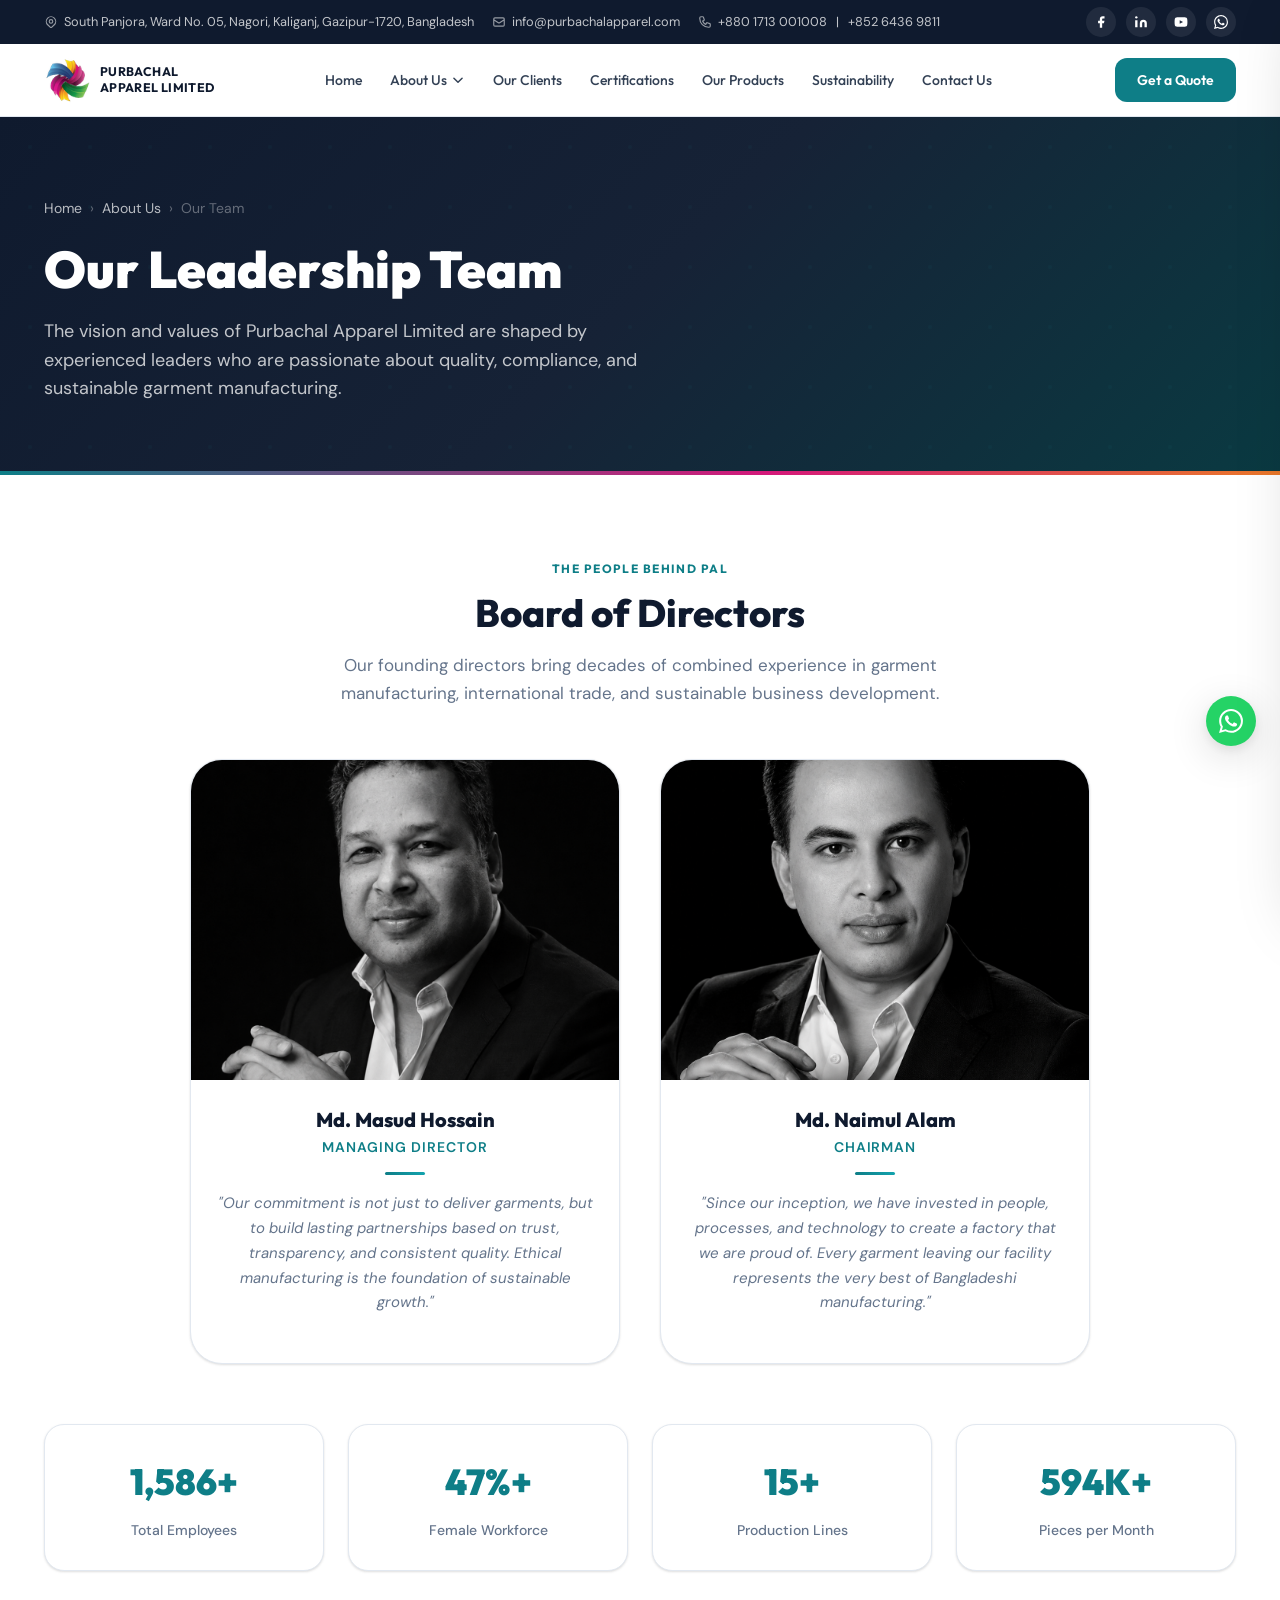
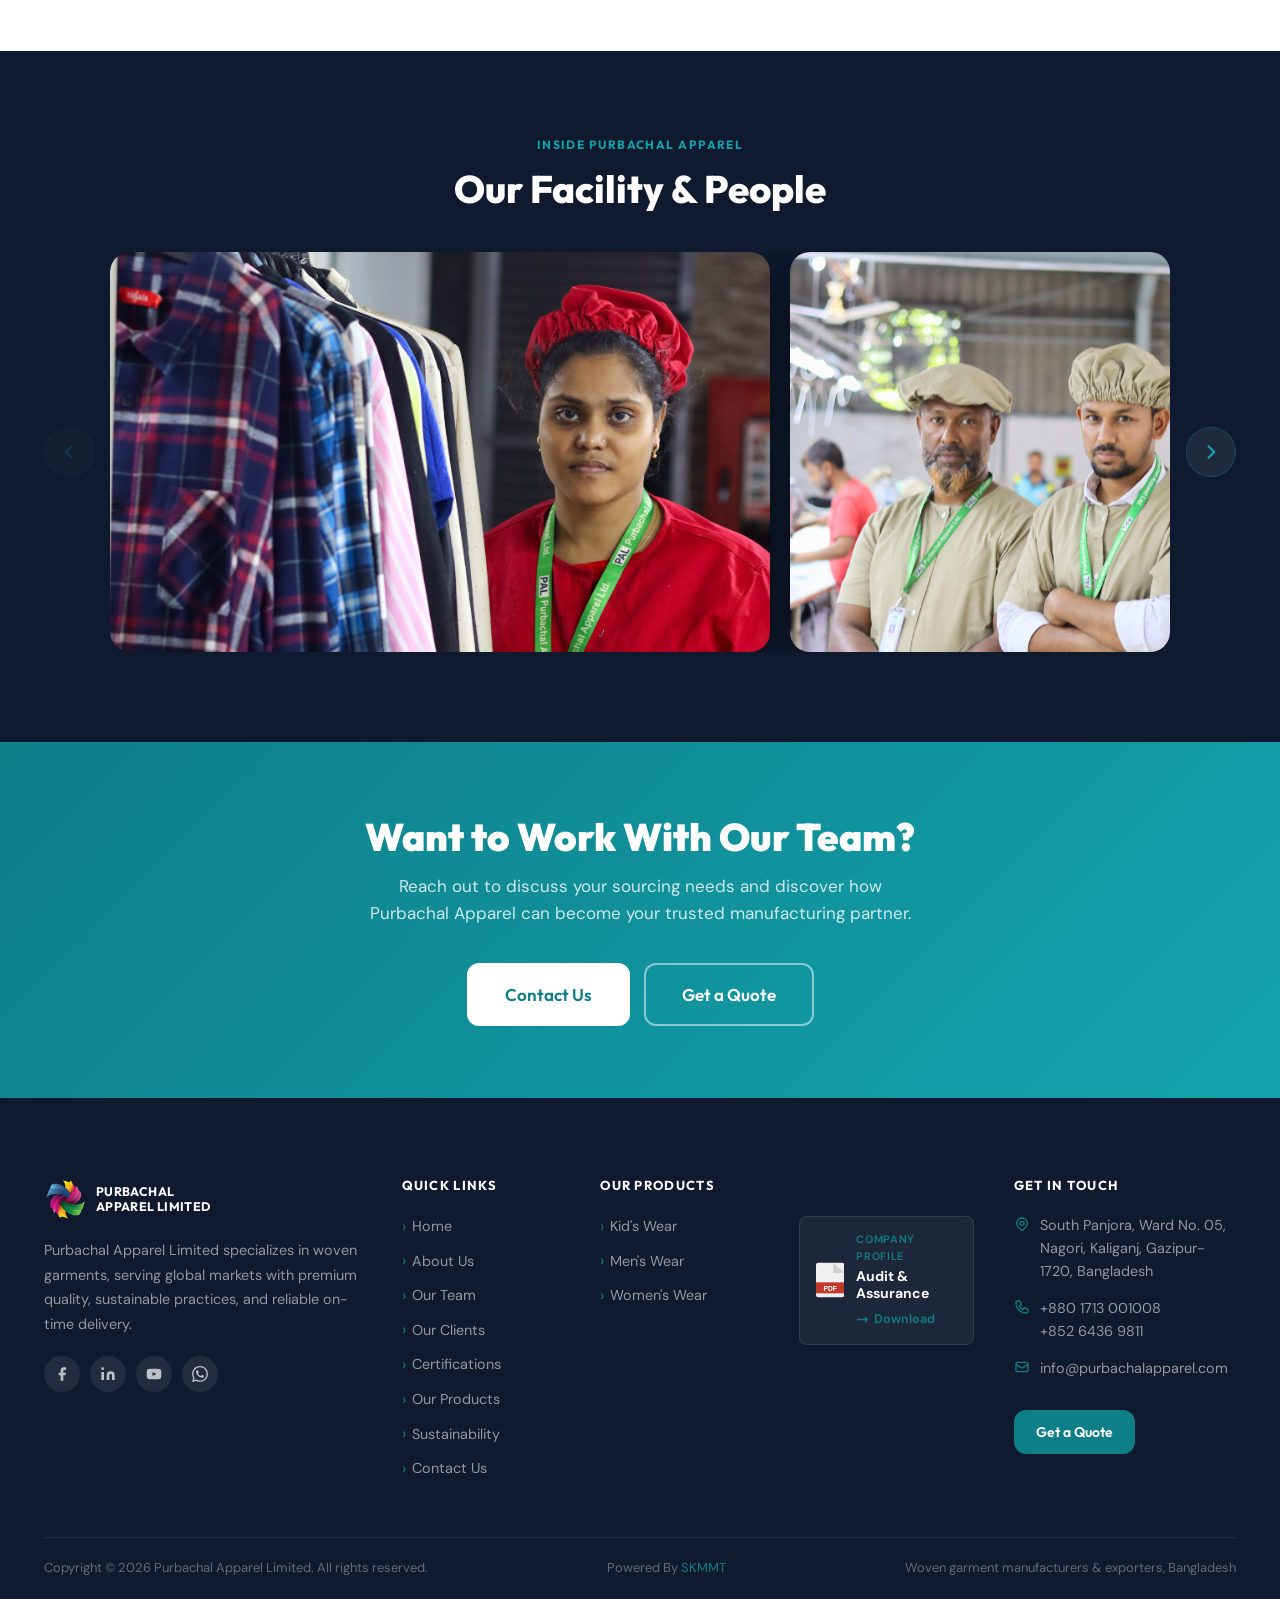
<file: team.html>
﻿<!DOCTYPE html>
<html lang="en">
<head>
<meta charset="UTF-8">
<meta name="viewport" content="width=device-width, initial-scale=1.0">
<title>Our Team | Purbachal Apparel Limited</title>
<meta name="description" content="Meet the leadership team at Purbachal Apparel Limited: our Managing Director and Chairman who guide our mission of ethical, quality manufacturing.">
<link rel="icon" type="image/png" sizes="64x64" href="favicon.png">
<link rel="icon" type="image/png" sizes="32x32" href="favicon-32.png">
<link href="https://fonts.googleapis.com/css2?family=Outfit:wght@300;400;500;600;700;800;900&family=DM+Sans:ital,wght@0,300;0,400;0,500;1,300&display=swap" rel="stylesheet">
<link rel="stylesheet" href="styles.css">
</head>
<body><div class="topbar">
  <div class="container">
    <div class="topbar-inner">
      <div class="topbar-left">
        <div class="topbar-item">
          <svg width="14" height="14" fill="none" viewBox="0 0 24 24" stroke="currentColor"><path stroke-linecap="round" stroke-linejoin="round" stroke-width="2" d="M17.657 16.657L13.414 20.9a1.998 1.998 0 01-2.827 0l-4.244-4.243a8 8 0 1111.314 0z"/><path stroke-linecap="round" stroke-linejoin="round" stroke-width="2" d="M15 11a3 3 0 11-6 0 3 3 0 016 0z"/></svg>
          South Panjora, Ward No. 05, Nagori, Kaliganj, Gazipur-1720, Bangladesh
        </div>
        <div class="topbar-item">
          <svg width="14" height="14" fill="none" viewBox="0 0 24 24" stroke="currentColor"><path stroke-linecap="round" stroke-linejoin="round" stroke-width="2" d="M3 8l7.89 5.26a2 2 0 002.22 0L21 8M5 19h14a2 2 0 002-2V7a2 2 0 00-2-2H5a2 2 0 00-2 2v10a2 2 0 002 2z"/></svg>
          <a href="mailto:info@purbachalapparel.com">info@purbachalapparel.com</a>
        </div>
        <div class="topbar-item">
          <svg width="14" height="14" fill="none" viewBox="0 0 24 24" stroke="currentColor"><path stroke-linecap="round" stroke-linejoin="round" stroke-width="2" d="M3 5a2 2 0 012-2h3.28a1 1 0 01.948.684l1.498 4.493a1 1 0 01-.502 1.21l-2.257 1.13a11.042 11.042 0 005.516 5.516l1.13-2.257a1 1 0 011.21-.502l4.493 1.498a1 1 0 01.684.949V19a2 2 0 01-2 2h-1C9.716 21 3 14.284 3 6V5z"/></svg>
          <a href="tel:+8801713001008">+880 1713 001008</a> &nbsp;|&nbsp; <a href="tel:+85264369811">+852 6436 9811</a>
        </div>
      </div>
      <div class="topbar-right">
        <a href="https://www.facebook.com/share/1CqNTHAErC/" class="topbar-social" aria-label="Facebook" target="_blank" rel="noopener"><svg width="14" height="14" fill="currentColor" viewBox="0 0 24 24"><path d="M18 2h-3a5 5 0 00-5 5v3H7v4h3v8h4v-8h3l1-4h-4V7a1 1 0 011-1h3z"/></svg></a>
        <a href="https://www.linkedin.com/in/purbachal-apparel-limited-42a279381" class="topbar-social" aria-label="LinkedIn" target="_blank" rel="noopener"><svg width="14" height="14" fill="currentColor" viewBox="0 0 24 24"><path d="M16 8a6 6 0 016 6v7h-4v-7a2 2 0 00-2-2 2 2 0 00-2 2v7h-4v-7a6 6 0 016-6zM2 9h4v12H2z"/><circle cx="4" cy="4" r="2"/></svg></a>
        <a href="https://youtu.be/bsH9ow0jLE0" class="topbar-social" aria-label="YouTube" target="_blank" rel="noopener"><svg width="14" height="14" fill="currentColor" viewBox="0 0 24 24"><path d="M22.54 6.42a2.78 2.78 0 00-1.95-1.96C18.88 4 12 4 12 4s-6.88 0-8.59.46a2.78 2.78 0 00-1.95 1.96A29 29 0 001 12a29 29 0 00.46 5.58A2.78 2.78 0 003.41 19.54C5.12 20 12 20 12 20s6.88 0 8.59-.46a2.78 2.78 0 001.95-1.96A29 29 0 0023 12a29 29 0 00-.46-5.58zM9.75 15.02V8.98L15.5 12l-5.75 3.02z"/></svg></a>
        <a href="https://wa.me/+8801713001008" class="topbar-social" aria-label="WhatsApp" target="_blank" rel="noopener"><svg width="14" height="14" fill="currentColor" viewBox="0 0 24 24"><path d="M17.472 14.382c-.297-.149-1.758-.867-2.03-.967-.273-.099-.471-.148-.67.15-.197.297-.767.966-.94 1.164-.173.199-.347.223-.644.075-.297-.15-1.255-.463-2.39-1.475-.883-.788-1.48-1.761-1.653-2.059-.173-.297-.018-.458.13-.606.134-.133.298-.347.446-.52.149-.174.198-.298.298-.497.099-.198.05-.371-.025-.52-.075-.149-.669-1.612-.916-2.207-.242-.579-.487-.5-.669-.51-.173-.008-.371-.01-.57-.01-.198 0-.52.074-.792.372-.272.297-1.04 1.016-1.04 2.479 0 1.462 1.065 2.875 1.213 3.074.149.198 2.096 3.2 5.077 4.487.709.306 1.262.489 1.694.625.712.227 1.36.195 1.871.118.571-.085 1.758-.719 2.006-1.413.248-.694.248-1.289.173-1.413-.074-.124-.272-.198-.57-.347m-5.421 7.403h-.004a9.87 9.87 0 01-5.031-1.378l-.361-.214-3.741.982.998-3.648-.235-.374a9.86 9.86 0 01-1.51-5.26c.001-5.45 4.436-9.884 9.888-9.884 2.64 0 5.122 1.03 6.988 2.898a9.825 9.825 0 012.893 6.994c-.003 5.45-4.437 9.884-9.885 9.884m8.413-18.297A11.815 11.815 0 0012.05 0C5.495 0 .16 5.335.157 11.892c0 2.096.547 4.142 1.588 5.945L.057 24l6.305-1.654a11.882 11.882 0 005.683 1.448h.005c6.554 0 11.89-5.335 11.893-11.893a11.821 11.821 0 00-3.48-8.413z"/></svg></a>
      </div>
    </div>
  </div>
</div>
<nav class="site-nav" id="site-nav">
  <div class="container">
    <div class="nav-inner">
      <a href="index.html" class="nav-logo">
        <div class="nav-logo-icon"><img src="[data-uri]" alt="Purbachal Apparel Limited" loading="lazy"></div>
        <span class="nav-logo-name">Purbachal<br>Apparel Limited</span>
      </a>
      <ul class="nav-links">
        <li class="nav-item"><a href="index.html" class="nav-link">Home</a></li>
        <li class="nav-item">
          <a href="about.html" class="nav-link">About Us <svg width="14" height="14" fill="none" viewBox="0 0 24 24" stroke="currentColor"><path stroke-linecap="round" stroke-linejoin="round" stroke-width="2.5" d="M19 9l-7 7-7-7"/></svg></a>
          <div class="dropdown">
            <a href="about.html" class="dropdown-link">About Purbachal</a>
            <a href="team.html" class="dropdown-link">Our Team</a>
          </div>
        </li>
        <li class="nav-item"><a href="clients.html" class="nav-link">Our Clients</a></li>
        <li class="nav-item"><a href="certificates.html" class="nav-link">Certifications</a></li>
        <li class="nav-item"><a href="products.html" class="nav-link">Our Products</a></li>
        <li class="nav-item"><a href="sustainability.html" class="nav-link">Sustainability</a></li>
        <li class="nav-item"><a href="contact.html" class="nav-link">Contact Us</a></li>
      </ul>
      <a href="contact.html" class="btn btn-primary btn-sm nav-cta">Get a Quote</a>
      <button class="hamburger" aria-label="Open menu"><span></span><span></span><span></span></button>
    </div>
  </div>
</nav>
<div class="mobile-nav">
  <button class="mobile-nav-close" aria-label="Close menu">&times;</button>
  <ul class="mobile-nav-links">
    <li><a href="index.html" class="mobile-nav-link">Home</a></li>
    <li class="mobile-has-dropdown">
      <a href="about.html" class="mobile-nav-link">About Us</a>
      <div class="mobile-dropdown">
        <a href="about.html" class="mobile-dropdown-link">About Purbachal</a>
        <a href="team.html" class="mobile-dropdown-link">Our Team</a>
      </div>
    </li>
    <li><a href="clients.html" class="mobile-nav-link">Our Clients</a></li>
    <li><a href="certificates.html" class="mobile-nav-link">Certifications</a></li>
    <li><a href="products.html" class="mobile-nav-link">Our Products</a></li>
    <li><a href="sustainability.html" class="mobile-nav-link">Sustainability</a></li>
    <li><a href="contact.html" class="mobile-nav-link">Contact Us</a></li>
    <li style="margin-top:16px"><a href="contact.html" class="btn btn-primary" style="display:block;text-align:center">Get a Quote</a></li>
  </ul>
</div>
<div class="overlay"></div>
<!-- PAGE HERO -->
<section class="page-hero">
  <div class="container">
    <div class="page-hero-content">
      <nav class="breadcrumb" aria-label="Breadcrumb">
        <a href="index.html">Home</a>
        <span>&rsaquo;</span>
        <a href="about.html">About Us</a>
        <span>&rsaquo;</span>
        <span>Our Team</span>
      </nav>
      <h1>Our Leadership Team</h1>
      <p>The vision and values of Purbachal Apparel Limited are shaped by experienced leaders who are passionate about quality, compliance, and sustainable garment manufacturing.</p>
    </div>
  </div>
</section>

<!-- TEAM CARDS -->
<section class="section">
  <div class="container">
    <div class="section-header center">
      <span class="eyebrow reveal">The People Behind PAL</span>
      <h2 class="section-title reveal delay-1">Board of Directors</h2>
      <p class="section-desc reveal delay-2">Our founding directors bring decades of combined experience in garment manufacturing, international trade, and sustainable business development.</p>
    </div>
    <div class="team-grid">
      <div class="team-card reveal">
        <div class="team-card-photo">
          <img src="uploads/pages/Masud.png" alt="Md. Masud Hossain, Managing Director" loading="lazy" style="object-position:center 25%;">
        </div>
        <div class="team-card-body">
          <h3 class="team-card-name">Md. Masud Hossain</h3>
          <p class="team-card-title">Managing Director</p>
          <div class="team-card-divider"></div>
          <p class="team-card-quote">"Our commitment is not just to deliver garments, but to build lasting partnerships based on trust, transparency, and consistent quality. Ethical manufacturing is the foundation of sustainable growth."</p>
        </div>
      </div>
      <div class="team-card reveal delay-1">
        <div class="team-card-photo">
          <img src="uploads/pages/Naim.png" alt="Md. Naimul Alam, Chairman" loading="lazy" style="object-position:center 40%;">
        </div>
        <div class="team-card-body">
          <h3 class="team-card-name">Md. Naimul Alam</h3>
          <p class="team-card-title">Chairman</p>
          <div class="team-card-divider"></div>
          <p class="team-card-quote">"Since our inception, we have invested in people, processes, and technology to create a factory that we are proud of. Every garment leaving our facility represents the very best of Bangladeshi manufacturing."</p>
        </div>
      </div>
    </div>

    <!-- WORKFORCE STATS -->
    <div class="workforce-grid">
      <div class="workforce-stat reveal">
        <span class="workforce-stat-value">2,000+</span>
        <span class="workforce-stat-label">Total Employees</span>
      </div>
      <div class="workforce-stat reveal delay-1">
        <span class="workforce-stat-value">60%+</span>
        <span class="workforce-stat-label">Female Workforce</span>
      </div>
      <div class="workforce-stat reveal delay-2">
        <span class="workforce-stat-value">20+</span>
        <span class="workforce-stat-label">Production Lines</span>
      </div>
      <div class="workforce-stat reveal delay-3">
        <span class="workforce-stat-value">750K+</span>
        <span class="workforce-stat-label">Pieces per Month</span>
      </div>
    </div>
  </div>
</section>

<!-- FACILITY GALLERY -->
<section class="facility-gallery-section">
  <div class="container">
    <div class="section-header center">
      <span class="eyebrow reveal" style="color:var(--teal-light);">Inside Purbachal Apparel</span>
      <h2 class="section-title reveal delay-1" style="color:#fff;">Our Facility &amp; People</h2>
    </div>
    <div class="img-gallery reveal delay-2">
      <div class="gallery-wrap">
        <button class="gallery-arrow gallery-prev" aria-label="Previous">
          <svg width="20" height="20" fill="none" stroke="currentColor" viewBox="0 0 24 24"><path stroke-linecap="round" stroke-linejoin="round" stroke-width="2.5" d="M15 19l-7-7 7-7"/></svg>
        </button>
        <div class="gallery-viewport">
          <div class="gallery-track">
            <div class="gallery-slide"><img src="uploads/gallery/welldesign-hero.png" alt="Design Studio, Purbachal Apparel" loading="lazy"></div>
            <div class="gallery-slide"><img src="uploads/gallery/home-we-design.png" alt="Design and Production, Purbachal Apparel" loading="lazy"></div>
            <div class="gallery-slide"><img src="uploads/gallery/about-new1.png" alt="Purbachal Apparel Facility" loading="lazy"></div>
          </div>
        </div>
        <button class="gallery-arrow gallery-next" aria-label="Next">
          <svg width="20" height="20" fill="none" stroke="currentColor" viewBox="0 0 24 24"><path stroke-linecap="round" stroke-linejoin="round" stroke-width="2.5" d="M9 5l7 7-7 7"/></svg>
        </button>
      </div>
    </div>
  </div>
</section>

<!-- CTA BAND -->
<section class="cta-band">
  <div class="container">
    <h2 class="reveal">Want to Work With Our Team?</h2>
    <p class="reveal delay-1">Reach out to discuss your sourcing needs and discover how Purbachal Apparel can become your trusted manufacturing partner.</p>
    <div class="cta-band-actions reveal delay-2">
      <a href="contact.html" class="btn btn-white btn-lg">Contact Us</a>
      <a href="contact.html" class="btn btn-outline-white btn-lg">Get a Quote</a>
    </div>
  </div>
</section>
<footer class="site-footer">
  <div class="container">
    <div class="footer-grid">
      <div class="footer-brand">
        <div class="footer-logo">
          <div class="footer-logo-icon"><img src="[data-uri]" alt="Purbachal Apparel Limited" loading="lazy"></div>
          <span class="footer-logo-name">Purbachal<br>Apparel Limited</span>
        </div>
        <p>Purbachal Apparel Limited specializes in woven garments, serving global markets with premium quality, sustainable practices, and reliable on-time delivery.</p>
        <div class="footer-social">
          <a href="https://www.facebook.com/share/1CqNTHAErC/" class="footer-social-link" aria-label="Facebook" target="_blank" rel="noopener"><svg width="16" height="16" fill="currentColor" viewBox="0 0 24 24"><path d="M18 2h-3a5 5 0 00-5 5v3H7v4h3v8h4v-8h3l1-4h-4V7a1 1 0 011-1h3z"/></svg></a>
          <a href="https://www.linkedin.com/in/purbachal-apparel-limited-42a279381" class="footer-social-link" aria-label="LinkedIn" target="_blank" rel="noopener"><svg width="16" height="16" fill="currentColor" viewBox="0 0 24 24"><path d="M16 8a6 6 0 016 6v7h-4v-7a2 2 0 00-2-2 2 2 0 00-2 2v7h-4v-7a6 6 0 016-6zM2 9h4v12H2z"/><circle cx="4" cy="4" r="2"/></svg></a>
          <a href="https://youtu.be/bsH9ow0jLE0" class="footer-social-link" aria-label="YouTube" target="_blank" rel="noopener"><svg width="16" height="16" fill="currentColor" viewBox="0 0 24 24"><path d="M22.54 6.42a2.78 2.78 0 00-1.95-1.96C18.88 4 12 4 12 4s-6.88 0-8.59.46a2.78 2.78 0 00-1.95 1.96A29 29 0 001 12a29 29 0 00.46 5.58A2.78 2.78 0 003.41 19.54C5.12 20 12 20 12 20s6.88 0 8.59-.46a2.78 2.78 0 001.95-1.96A29 29 0 0023 12a29 29 0 00-.46-5.58zM9.75 15.02V8.98L15.5 12l-5.75 3.02z"/></svg></a>
          <a href="https://wa.me/+8801713001008" class="footer-social-link" aria-label="WhatsApp" target="_blank" rel="noopener"><svg width="16" height="16" fill="currentColor" viewBox="0 0 24 24"><path d="M17.472 14.382c-.297-.149-1.758-.867-2.03-.967-.273-.099-.471-.148-.67.15-.197.297-.767.966-.94 1.164-.173.199-.347.223-.644.075-.297-.15-1.255-.463-2.39-1.475-.883-.788-1.48-1.761-1.653-2.059-.173-.297-.018-.458.13-.606.134-.133.298-.347.446-.52.149-.174.198-.298.298-.497.099-.198.05-.371-.025-.52-.075-.149-.669-1.612-.916-2.207-.242-.579-.487-.5-.669-.51-.173-.008-.371-.01-.57-.01-.198 0-.52.074-.792.372-.272.297-1.04 1.016-1.04 2.479 0 1.462 1.065 2.875 1.213 3.074.149.198 2.096 3.2 5.077 4.487.709.306 1.262.489 1.694.625.712.227 1.36.195 1.871.118.571-.085 1.758-.719 2.006-1.413.248-.694.248-1.289.173-1.413-.074-.124-.272-.198-.57-.347m-5.421 7.403h-.004a9.87 9.87 0 01-5.031-1.378l-.361-.214-3.741.982.998-3.648-.235-.374a9.86 9.86 0 01-1.51-5.26c.001-5.45 4.436-9.884 9.888-9.884 2.64 0 5.122 1.03 6.988 2.898a9.825 9.825 0 012.893 6.994c-.003 5.45-4.437 9.884-9.885 9.884m8.413-18.297A11.815 11.815 0 0012.05 0C5.495 0 .16 5.335.157 11.892c0 2.096.547 4.142 1.588 5.945L.057 24l6.305-1.654a11.882 11.882 0 005.683 1.448h.005c6.554 0 11.89-5.335 11.893-11.893a11.821 11.821 0 00-3.48-8.413z"/></svg></a>
        </div>
      </div>
      <div class="footer-col">
        <h5>Quick Links</h5>
        <ul class="footer-links">
          <li><a href="index.html" class="footer-link">Home</a></li>
          <li><a href="about.html" class="footer-link">About Us</a></li>
          <li><a href="team.html" class="footer-link">Our Team</a></li>
          <li><a href="clients.html" class="footer-link">Our Clients</a></li>
          <li><a href="certificates.html" class="footer-link">Certifications</a></li>
          <li><a href="products.html" class="footer-link">Our Products</a></li>
          <li><a href="sustainability.html" class="footer-link">Sustainability</a></li>
          <li><a href="contact.html" class="footer-link">Contact Us</a></li>
        </ul>
      </div>
      <div class="footer-col">
        <h5>Our Products</h5>
        <ul class="footer-links">
          <li><a href="products.html#kids" class="footer-link">Kid's Wear</a></li>
          <li><a href="products.html#mens" class="footer-link">Men's Wear</a></li>
          <li><a href="products.html#womens" class="footer-link">Women's Wear</a></li>
        </ul>
      </div>
      <div class="footer-col">
        <div class="footer-pdf-card">
          <svg width="36" height="44" viewBox="0 0 36 44" fill="none" xmlns="http://www.w3.org/2000/svg" aria-hidden="true">
            <rect width="36" height="44" rx="3" fill="#efefef"/>
            <path d="M22 0L36 13H22V0Z" fill="#d0d0ce"/>
            <rect y="25" width="36" height="14" fill="#C0392B"/>
            <text x="18" y="36" font-family="Arial,sans-serif" font-weight="700" font-size="8.5" fill="#fff" text-anchor="middle">PDF</text>
          </svg>
          <div class="footer-pdf-info">
            <span class="footer-pdf-label">Company Profile</span>
            <strong class="footer-pdf-title">Audit &amp; Assurance</strong>
            <a href="https://www.purbachalapparel.com/wp-content/uploads/content/Purbachal%20Apparel%20Limited.pdf" class="footer-pdf-dl" target="_blank" rel="noopener">
              <svg width="13" height="13" fill="none" stroke="currentColor" viewBox="0 0 24 24"><path stroke-linecap="round" stroke-linejoin="round" stroke-width="2.5" d="M17 8l4 4m0 0l-4 4m4-4H3"/></svg>
              Download
            </a>
          </div>
        </div>
      </div>
      <div class="footer-col">
        <h5>Get in Touch</h5>
        <div class="footer-contact-item">
          <svg width="16" height="16" fill="none" viewBox="0 0 24 24" stroke="currentColor"><path stroke-linecap="round" stroke-linejoin="round" stroke-width="2" d="M17.657 16.657L13.414 20.9a1.998 1.998 0 01-2.827 0l-4.244-4.243a8 8 0 1111.314 0z"/><path stroke-linecap="round" stroke-linejoin="round" stroke-width="2" d="M15 11a3 3 0 11-6 0 3 3 0 016 0z"/></svg>
          <span>South Panjora, Ward No. 05, Nagori, Kaliganj, Gazipur-1720, Bangladesh</span>
        </div>
        <div class="footer-contact-item">
          <svg width="16" height="16" fill="none" viewBox="0 0 24 24" stroke="currentColor"><path stroke-linecap="round" stroke-linejoin="round" stroke-width="2" d="M3 5a2 2 0 012-2h3.28a1 1 0 01.948.684l1.498 4.493a1 1 0 01-.502 1.21l-2.257 1.13a11.042 11.042 0 005.516 5.516l1.13-2.257a1 1 0 011.21-.502l4.493 1.498a1 1 0 01.684.949V19a2 2 0 01-2 2h-1C9.716 21 3 14.284 3 6V5z"/></svg>
          <span><a href="tel:+8801713001008">+880 1713 001008</a><br><a href="tel:+85264369811">+852 6436 9811</a></span>
        </div>
        <div class="footer-contact-item">
          <svg width="16" height="16" fill="none" viewBox="0 0 24 24" stroke="currentColor"><path stroke-linecap="round" stroke-linejoin="round" stroke-width="2" d="M3 8l7.89 5.26a2 2 0 002.22 0L21 8M5 19h14a2 2 0 002-2V7a2 2 0 00-2-2H5a2 2 0 00-2 2v10a2 2 0 002 2z"/></svg>
          <a href="mailto:info@purbachalapparel.com">info@purbachalapparel.com</a>
        </div>
        <a href="contact.html" class="btn btn-primary btn-sm mt-2">Get a Quote</a>
      </div>
    </div>
    <div class="footer-bottom">
      <span>Copyright &copy; 2026 Purbachal Apparel Limited. All rights reserved.</span>
      <span>Powered By <a href="http://skmmt.rootexception.com/" target="_blank" rel="noopener" style="color:var(--teal);text-decoration:none;">SKMMT</a></span>
      <span>Woven garment manufacturers &amp; exporters, Bangladesh</span>
    </div>
  </div>
</footer>

<div class="fab-group">
  <a href="https://wa.me/+8801713001008" class="fab fab-whatsapp" aria-label="WhatsApp" target="_blank" rel="noopener">
    <svg width="24" height="24" fill="currentColor" viewBox="0 0 24 24"><path d="M17.472 14.382c-.297-.149-1.758-.867-2.03-.967-.273-.099-.471-.148-.67.15-.197.297-.767.966-.94 1.164-.173.199-.347.223-.644.075-.297-.15-1.255-.463-2.39-1.475-.883-.788-1.48-1.761-1.653-2.059-.173-.297-.018-.458.13-.606.134-.133.298-.347.446-.52.149-.174.198-.298.298-.497.099-.198.05-.371-.025-.52-.075-.149-.669-1.612-.916-2.207-.242-.579-.487-.5-.669-.51-.173-.008-.371-.01-.57-.01-.198 0-.52.074-.792.372-.272.297-1.04 1.016-1.04 2.479 0 1.462 1.065 2.875 1.213 3.074.149.198 2.096 3.2 5.077 4.487.709.306 1.262.489 1.694.625.712.227 1.36.195 1.871.118.571-.085 1.758-.719 2.006-1.413.248-.694.248-1.289.173-1.413-.074-.124-.272-.198-.57-.347m-5.421 7.403h-.004a9.87 9.87 0 01-5.031-1.378l-.361-.214-3.741.982.998-3.648-.235-.374a9.86 9.86 0 01-1.51-5.26c.001-5.45 4.436-9.884 9.888-9.884 2.64 0 5.122 1.03 6.988 2.898a9.825 9.825 0 012.893 6.994c-.003 5.45-4.437 9.884-9.885 9.884m8.413-18.297A11.815 11.815 0 0012.05 0C5.495 0 .16 5.335.157 11.892c0 2.096.547 4.142 1.588 5.945L.057 24l6.305-1.654a11.882 11.882 0 005.683 1.448h.005c6.554 0 11.89-5.335 11.893-11.893a11.821 11.821 0 00-3.48-8.413z"/></svg>
  </a>
  <button class="fab fab-top" aria-label="Back to top">
    <svg width="20" height="20" fill="none" viewBox="0 0 24 24" stroke="currentColor"><path stroke-linecap="round" stroke-linejoin="round" stroke-width="2.5" d="M5 15l7-7 7 7"/></svg>
  </button>
  <a href="admin/dashboard.php" target="_blank" rel="noopener" class="fab fab-admin" aria-label="Admin">
    <svg width="18" height="18" fill="none" viewBox="0 0 24 24" stroke="currentColor"><path stroke-linecap="round" stroke-linejoin="round" stroke-width="2" d="M12 15v2m-6 4h12a2 2 0 002-2v-6a2 2 0 00-2-2H6a2 2 0 00-2 2v6a2 2 0 002 2zm10-10V7a4 4 0 00-8 0v4h8z"/></svg>
  </a>
</div>
<script src="nav.js"></script>
</body>
</html>
</file>
<file: styles.css>
/* ============================================================
   PURBACHAL APPAREL LIMITED — Global Stylesheet
   ============================================================ */

/* 1. CSS CUSTOM PROPERTIES
   ============================================================ */
:root {
  --magenta:      #D4197A;
  --blue:         #3A74C0;
  --green:        #2DAD5F;
  --amber:        #F5A800;
  --teal:         #0E7E87;
  --teal-light:   #13A3AE;
  --navy:         #0F1A2E;
  --navy-mid:     #162236;
  --crimson:      #B31B2A;
  --white:        #FFFFFF;
  --off-white:    #F8FAFC;
  --gray-100:     #F1F5F9;
  --gray-200:     #E2E8F0;
  --gray-300:     #CBD5E1;
  --gray-500:     #64748B;
  --gray-700:     #334155;
  --gray-900:     #0F172A;

  --font-head:    'Outfit', sans-serif;
  --font-body:    'DM Sans', sans-serif;

  --radius-sm:    6px;
  --radius-md:    12px;
  --radius-lg:    20px;
  --radius-xl:    32px;

  --shadow-sm:    0 1px 3px rgba(0,0,0,.08), 0 1px 2px rgba(0,0,0,.06);
  --shadow-md:    0 4px 16px rgba(0,0,0,.10), 0 2px 6px rgba(0,0,0,.07);
  --shadow-lg:    0 10px 40px rgba(0,0,0,.14), 0 4px 12px rgba(0,0,0,.08);
  --shadow-xl:    0 20px 60px rgba(0,0,0,.18);

  --transition:   0.28s cubic-bezier(.4,0,.2,1);
  --section-pad:  80px 0;
}

/* 2. RESET + BASE */
*, *::before, *::after { box-sizing: border-box; margin: 0; padding: 0; }
html { scroll-behavior: smooth; font-size: 16px; }
body {
  font-family: var(--font-body);
  color: var(--gray-700);
  background: var(--white);
  line-height: 1.6;
  overflow-x: hidden;
}
img { display: block; max-width: 100%; height: auto; }
a { color: inherit; text-decoration: none; }
ul { list-style: none; }
h1,h2,h3,h4,h5,h6 { font-family: var(--font-head); line-height: 1.2; color: var(--navy); }

/* 3. UTILITY CLASSES */
.container { max-width: 1240px; margin: 0 auto; padding: 0 24px; }
.section { padding: var(--section-pad); }
.section-alt { background: var(--off-white); }
.section-dark { background: var(--navy); color: var(--white); }
.section-dark h1,.section-dark h2,.section-dark h3,.section-dark h4 { color: var(--white); }
.text-center { text-align: center; }

.eyebrow {
  display: inline-block;
  font-family: var(--font-head);
  font-size: .75rem;
  font-weight: 700;
  letter-spacing: .12em;
  text-transform: uppercase;
  color: var(--teal);
  margin-bottom: 12px;
}
.eyebrow-white { color: var(--teal-light); }

.section-title { font-size: clamp(1.75rem, 3vw, 2.5rem); font-weight: 800; margin-bottom: 16px; }
.section-desc { font-size: 1.0625rem; color: var(--gray-500); max-width: 680px; }
.section-header { margin-bottom: 52px; }
.section-header.center { text-align: center; }
.section-header.center .section-desc { margin: 0 auto; }

.btn {
  display: inline-flex; align-items: center; gap: 8px;
  padding: 13px 28px;
  border-radius: var(--radius-md);
  font-family: var(--font-head); font-size: .9375rem; font-weight: 600;
  cursor: pointer; border: 2px solid transparent; transition: var(--transition);
}
.btn-primary { background: var(--teal); color: var(--white); }
.btn-primary:hover { background: var(--teal-light); transform: translateY(-2px); box-shadow: var(--shadow-md); }
.btn-outline { background: transparent; color: var(--teal); border-color: var(--teal); }
.btn-outline:hover { background: var(--teal); color: var(--white); }
.btn-outline-white { background: transparent; color: var(--white); border-color: rgba(255,255,255,.5); }
.btn-outline-white:hover { background: rgba(255,255,255,.12); border-color: var(--white); }
.btn-white { background: var(--white); color: var(--teal); border-color: var(--white); }
.btn-white:hover { background: var(--gray-100); transform: translateY(-2px); }
.btn-crimson { background: var(--crimson); color: var(--white); }
.btn-crimson:hover { background: #96151f; transform: translateY(-2px); }
.btn-sm { padding: 9px 20px; font-size: .875rem; }
.btn-lg { padding: 16px 36px; font-size: 1.0625rem; }

.grid-2 { display: grid; grid-template-columns: repeat(2,1fr); gap: 40px; }
.grid-3 { display: grid; grid-template-columns: repeat(3,1fr); gap: 32px; }
.grid-4 { display: grid; grid-template-columns: repeat(4,1fr); gap: 28px; }
.flex-center { display: flex; align-items: center; justify-content: center; }
.flex-between { display: flex; align-items: center; justify-content: space-between; }
.gap-4 { gap: 16px; }

/* Reveal animations */
.reveal { opacity: 0; transform: translateY(36px); transition: opacity .65s ease, transform .65s ease; }
.reveal.visible { opacity: 1; transform: none; }
.reveal-left { opacity: 0; transform: translateX(-40px); transition: opacity .65s ease, transform .65s ease; }
.reveal-left.visible { opacity: 1; transform: none; }
.reveal-right { opacity: 0; transform: translateX(40px); transition: opacity .65s ease, transform .65s ease; }
.reveal-right.visible { opacity: 1; transform: none; }
.delay-1 { transition-delay: .1s; }
.delay-2 { transition-delay: .2s; }
.delay-3 { transition-delay: .3s; }
.delay-4 { transition-delay: .4s; }
.delay-5 { transition-delay: .5s; }

/* Text utilities */
.text-teal { color: var(--teal); }
.text-white { color: var(--white); }
.text-navy { color: var(--navy); }
.text-muted { color: var(--gray-500); }
.mb-1 { margin-bottom: 8px; }
.mb-2 { margin-bottom: 16px; }
.mb-3 { margin-bottom: 24px; }
.mb-4 { margin-bottom: 32px; }
.mb-5 { margin-bottom: 40px; }
.mb-6 { margin-bottom: 48px; }
.mt-2 { margin-top: 16px; }
.mt-3 { margin-top: 24px; }
.mt-4 { margin-top: 32px; }

/* Divider accent */
.divider-accent { width: 60px; height: 4px; background: linear-gradient(90deg,var(--teal),var(--magenta)); border-radius: 2px; margin-bottom: 20px; }
.divider-accent.center { margin-left: auto; margin-right: auto; }

/* 4. TOPBAR */
.topbar { background: var(--navy); color: rgba(255,255,255,.75); font-size: .8rem; padding: 7px 0; }
.topbar-inner { display: flex; align-items: center; justify-content: space-between; gap: 16px; flex-wrap: wrap; }
.topbar-left { display: flex; align-items: center; gap: 18px; flex-wrap: wrap; }
.topbar-item { display: flex; align-items: center; gap: 6px; }
.topbar-item svg { flex-shrink: 0; opacity: .75; }
.topbar-right { display: flex; align-items: center; gap: 10px; }
.topbar-social {
  display: flex; align-items: center; width: 30px; height: 30px;
  border-radius: 50%; background: rgba(255,255,255,.08); justify-content: center;
  transition: var(--transition); color: var(--white);
}
.topbar-social:hover { background: var(--teal); }

/* 5. NAV */
.site-nav { position: sticky; top: 0; z-index: 1000; background: var(--white); border-bottom: 1px solid var(--gray-200); transition: box-shadow var(--transition); }
.site-nav.scrolled { box-shadow: var(--shadow-lg); }
.nav-inner { display: flex; align-items: center; justify-content: space-between; height: 72px; }
.nav-logo { display: flex; align-items: center; gap: 10px; flex-shrink: 0; }
.nav-logo-icon { width: 46px; height: 46px; border-radius: 8px; overflow: hidden; flex-shrink: 0; }
.nav-logo-icon img { height: 46px; width: auto; max-width: none; }
.nav-logo-name { font-family: var(--font-head); font-size: .78rem; font-weight: 700; color: var(--navy); line-height: 1.25; text-transform: uppercase; letter-spacing: .03em; }
.nav-links { display: flex; align-items: center; gap: 2px; }
.nav-item { position: relative; }
.nav-link { display: flex; align-items: center; gap: 4px; padding: 8px 13px; font-family: var(--font-head); font-size: .875rem; font-weight: 500; color: var(--gray-700); border-radius: var(--radius-sm); transition: var(--transition); white-space: nowrap; }
.nav-link:hover, .nav-link.active { color: var(--teal); background: rgba(14,126,135,.07); }
.nav-link svg { transition: transform .2s; }
.nav-item:hover .nav-link svg { transform: rotate(180deg); }
.dropdown { position: absolute; top: 100%; left: 0; min-width: 180px; background: var(--white); border-radius: var(--radius-md); box-shadow: var(--shadow-lg); border: 1px solid var(--gray-200); padding: 8px; padding-top: 16px; margin-top: -8px; opacity: 0; visibility: hidden; transform: translateY(-8px); transition: all .2s ease; pointer-events: none; }
.dropdown::before { content: ''; position: absolute; top: 0; left: 0; right: 0; height: 16px; }
.nav-item:hover .dropdown, .nav-item:focus-within .dropdown { opacity: 1; visibility: visible; transform: none; pointer-events: auto; }
.dropdown-link { display: block; padding: 9px 14px; font-size: .875rem; font-weight: 500; color: var(--gray-700); border-radius: var(--radius-sm); transition: var(--transition); }
.dropdown-link:hover { background: rgba(14,126,135,.08); color: var(--teal); }
.nav-cta { margin-left: 12px; }
.hamburger { display: none; flex-direction: column; gap: 5px; cursor: pointer; padding: 8px; border-radius: var(--radius-sm); background: none; border: none; }
.hamburger span { display: block; width: 24px; height: 2.5px; background: var(--navy); border-radius: 2px; transition: var(--transition); }
.hamburger.open span:nth-child(1) { transform: translateY(7.5px) rotate(45deg); }
.hamburger.open span:nth-child(2) { opacity: 0; }
.hamburger.open span:nth-child(3) { transform: translateY(-7.5px) rotate(-45deg); }

/* Mobile side panel */
.mobile-nav { position: fixed; top: 0; right: -320px; width: 300px; height: 100dvh; background: var(--white); z-index: 1100; box-shadow: var(--shadow-xl); transition: right .3s ease; overflow-y: auto; padding: 80px 24px 32px; }
.mobile-nav.open { right: 0; }
.mobile-nav-close { position: absolute; top: 20px; right: 20px; width: 36px; height: 36px; border-radius: 50%; background: var(--gray-100); border: none; cursor: pointer; display: flex; align-items: center; justify-content: center; font-size: 1.25rem; color: var(--gray-700); }
.mobile-nav-links { display: flex; flex-direction: column; gap: 2px; }
.mobile-nav-link { display: block; padding: 12px 14px; font-family: var(--font-head); font-size: 1rem; font-weight: 600; color: var(--navy); border-radius: var(--radius-sm); transition: var(--transition); }
.mobile-nav-link:hover { background: rgba(14,126,135,.07); color: var(--teal); }
.mobile-dropdown { padding-left: 16px; margin-top: 2px; }
.mobile-dropdown-link { display: block; padding: 9px 14px; font-size: .9rem; font-weight: 500; color: var(--gray-500); border-radius: var(--radius-sm); transition: var(--transition); }
.mobile-dropdown-link:hover { color: var(--teal); }
.overlay { position: fixed; inset: 0; background: rgba(0,0,0,.45); z-index: 1050; opacity: 0; visibility: hidden; transition: all .3s ease; }
.overlay.open { opacity: 1; visibility: visible; }

/* 6. PAGE HERO (inner pages) */
.page-hero { background: linear-gradient(135deg,var(--navy) 0%,var(--navy-mid) 50%,#0a3a42 100%); color: var(--white); padding: 80px 0 72px; position: relative; overflow: hidden; }
.page-hero::before { content: ''; position: absolute; inset: 0; background: url("data:image/svg+xml,%3Csvg width='60' height='60' viewBox='0 0 60 60' xmlns='http://www.w3.org/2000/svg'%3E%3Cg fill='none' fill-rule='evenodd'%3E%3Cg fill='%2313A3AE' fill-opacity='0.04'%3E%3Ccircle cx='30' cy='30' r='2'/%3E%3C/g%3E%3C/g%3E%3C/svg%3E"); pointer-events: none; }
.page-hero::after { content: ''; position: absolute; bottom: 0; left: 0; right: 0; height: 4px; background: linear-gradient(90deg,var(--teal),var(--magenta),var(--amber),var(--green),var(--blue),var(--teal)); background-size: 300% 100%; animation: heroBarShift 8s ease-in-out infinite alternate; }
@keyframes heroBarShift { 0% { background-position: 0% 50%; } 100% { background-position: 100% 50%; } }
.page-hero-content { position: relative; z-index: 1; }
.page-hero h1 { font-size: clamp(2rem,4vw,3.25rem); font-weight: 900; color: var(--white); margin-bottom: 16px; }
.page-hero p { font-size: 1.125rem; color: rgba(255,255,255,.75); max-width: 600px; }
.breadcrumb { display: flex; align-items: center; gap: 8px; font-size: .875rem; color: rgba(255,255,255,.55); margin-bottom: 20px; }
.breadcrumb a { color: rgba(255,255,255,.7); transition: color .2s; }
.breadcrumb a:hover { color: var(--teal-light); }
.breadcrumb span { color: rgba(255,255,255,.35); }

/* 7. HOME HERO */
.hero { min-height: 100vh; background: linear-gradient(135deg,var(--navy) 0%,#0a2540 40%,#062230 100%); display: flex; align-items: center; position: relative; overflow: hidden; padding: 100px 0 60px; }
.hero::before { content: ''; position: absolute; inset: 0; background: radial-gradient(ellipse 60% 60% at 70% 50%,rgba(14,126,135,.18) 0%,transparent 70%), radial-gradient(ellipse 40% 40% at 20% 80%,rgba(212,25,122,.1) 0%,transparent 60%); pointer-events: none; }
.hero-grid { display: grid; grid-template-columns: 1fr 1fr; gap: 60px; align-items: center; }
.hero-left { position: relative; z-index: 2; }
.hero-badge { display: inline-flex; align-items: center; gap: 8px; background: rgba(14,126,135,.18); border: 1px solid rgba(19,163,174,.3); border-radius: 999px; padding: 6px 16px; font-size: .8125rem; font-weight: 600; color: var(--teal-light); letter-spacing: .05em; margin-bottom: 24px; }
.hero-badge-dot { width: 7px; height: 7px; border-radius: 50%; background: var(--teal-light); animation: pulse 2s infinite; }
.hero-title { font-size: clamp(2.5rem,5.5vw,4.25rem); font-weight: 900; color: var(--white); line-height: 1.1; margin-bottom: 24px; letter-spacing: -.02em; }
.hero-title span {
  background: linear-gradient(90deg, #0E7E87, #D4197A, #F59E0B, #2563EB, #22C55E, #0E7E87);
  background-size: 400% 100%;
  -webkit-background-clip: text;
  background-clip: text;
  -webkit-text-fill-color: transparent;
  color: transparent;
  animation: efficientShift 9s ease-in-out infinite alternate;
}
@keyframes efficientShift {
  0%   { background-position: 0% 50%; }
  100% { background-position: 100% 50%; }
}
.hero-desc { font-size: 1.0625rem; color: rgba(255,255,255,.72); max-width: 500px; line-height: 1.7; margin-bottom: 36px; }
.hero-actions { display: flex; align-items: center; gap: 14px; flex-wrap: wrap; margin-bottom: 56px; }
.hero-stats { display: grid; grid-template-columns: repeat(4,1fr); gap: 0; background: rgba(255,255,255,.06); border-radius: var(--radius-md); overflow: hidden; border: 1px solid rgba(255,255,255,.08); }
.hero-stat { padding: 18px 16px; text-align: center; border-right: 1px solid rgba(255,255,255,.08); }
.hero-stat:last-child { border-right: none; }
.hero-stat-value { font-family: var(--font-head); font-size: 1.5rem; font-weight: 800; color: var(--teal-light); display: block; }
.hero-stat-label { font-size: .7rem; color: rgba(255,255,255,.5); text-transform: uppercase; letter-spacing: .08em; margin-top: 3px; }
.hero-right { position: relative; z-index: 2; display: flex; flex-direction: column; gap: 16px; }
.hero-card { background: rgba(255,255,255,.06); border: 1px solid rgba(255,255,255,.1); backdrop-filter: blur(12px); border-radius: var(--radius-lg); padding: 20px 24px; display: flex; align-items: flex-start; gap: 16px; }
.hero-card-teal { border-color: rgba(14,126,135,.4); background: rgba(14,126,135,.12); }
.hero-card-magenta { border-color: rgba(212,25,122,.3); background: rgba(212,25,122,.1); }
.hero-card-icon { width: 44px; height: 44px; border-radius: var(--radius-sm); background: rgba(14,126,135,.18); display: flex; align-items: center; justify-content: center; flex-shrink: 0; }
.hero-card-icon-magenta { background: rgba(212,25,122,.18); }
.hero-card-body { display: flex; flex-direction: column; gap: 3px; }
.hero-card h4 { font-size: 1rem; font-weight: 700; color: var(--white); margin-bottom: 4px; }
.hero-card p { font-size: .875rem; color: rgba(255,255,255,.6); }
.hero-float-badges { display: flex; gap: 12px; }
.hero-float-badge { flex: 1; background: rgba(255,255,255,.05); border: 1px solid rgba(255,255,255,.12); border-radius: var(--radius-md); padding: 14px 16px; display: flex; align-items: center; gap: 10px; }
.hero-float-badge-icon { width: 32px; height: 32px; flex-shrink: 0; display: flex; align-items: center; justify-content: center; }
.hero-float-badge span { display: block; font-family: var(--font-head); font-size: .8rem; font-weight: 700; color: rgba(255,255,255,.8); }

/* 8. CLIENT MARQUEE */
.marquee-section { padding: 36px 0; background: var(--off-white); overflow: hidden; border-top: 1px solid var(--gray-200); border-bottom: 1px solid var(--gray-200); }
.marquee-label { text-align: center; font-family: var(--font-head); font-size: .75rem; font-weight: 700; letter-spacing: .14em; text-transform: uppercase; color: var(--gray-300); margin-bottom: 28px; }
.marquee-track { display: flex; gap: 0; width: max-content; animation: marquee 38s linear infinite; }
.marquee-track:hover { animation-play-state: paused; }
.marquee-logo { display: flex; align-items: center; justify-content: center; padding: 0 36px; flex-shrink: 0; height: 64px; }
.marquee-logo img { height: 40px; width: auto; max-width: 130px; object-fit: contain; filter: grayscale(1) opacity(.5); transition: filter var(--transition); }
.marquee-logo:hover img { filter: none; }
@keyframes marquee { 0% { transform: translateX(0); } 100% { transform: translateX(-50%); } }

/* 9. SERVICES CARDS */
.services-grid { display: grid; grid-template-columns: repeat(3,1fr); gap: 28px; }
.service-card { background: var(--white); border: 1px solid var(--gray-200); border-radius: var(--radius-lg); padding: 36px 32px; position: relative; overflow: hidden; transition: var(--transition); }
.service-card::before { content: ''; position: absolute; inset: 0; background: linear-gradient(135deg,rgba(14,126,135,.04),transparent); opacity: 0; transition: opacity .3s; }
.service-card:hover { transform: translateY(-6px); box-shadow: var(--shadow-lg); }
.service-card:hover::before { opacity: 1; }
.service-number { font-family: var(--font-head); font-size: 3rem; font-weight: 900; color: rgba(14,126,135,.45); line-height: 1; margin-bottom: 16px; transition: color .3s; }
.service-card:hover .service-number { color: rgba(14,126,135,.7); }
.service-icon { width: 52px; height: 52px; background: var(--teal); border-radius: var(--radius-md); display: flex; align-items: center; justify-content: center; margin-bottom: 20px; font-size: 1.4rem; }
.service-card h3 { font-size: 1.25rem; font-weight: 700; margin-bottom: 12px; }
.service-card p { font-size: .9375rem; color: var(--gray-500); line-height: 1.65; }

/* 10. STATS BAND */
.stats-band { background: linear-gradient(135deg,var(--navy),#0a2f45); padding: 60px 0; }
.stats-band-grid { display: grid; grid-template-columns: repeat(4,1fr); gap: 0; }
.stat-item { text-align: center; padding: 24px; border-right: 1px solid rgba(255,255,255,.1); }
.stat-item:last-child { border-right: none; }
.stat-value { font-family: var(--font-head); font-size: clamp(2rem,3.5vw,3rem); font-weight: 900; color: var(--teal-light); display: block; line-height: 1; margin-bottom: 8px; }
.stat-label { font-size: .875rem; color: rgba(255,255,255,.85); text-transform: uppercase; letter-spacing: .07em; font-weight: 500; }

/* 11. ABOUT / WHO WE ARE */
.about-grid { display: grid; grid-template-columns: 1fr 1fr; gap: 64px; align-items: center; }
.about-img-wrap { position: relative; }
.about-img-main { border-radius: var(--radius-lg); overflow: hidden; box-shadow: var(--shadow-xl); }
.about-img-main img { width: 100%; height: 460px; object-fit: cover; }
.about-img-inset { position: absolute; bottom: -24px; right: -24px; width: 180px; height: 140px; border-radius: var(--radius-md); overflow: hidden; border: 4px solid var(--white); box-shadow: var(--shadow-lg); }
.about-img-inset img { width: 100%; height: 100%; object-fit: cover; }
.about-badge { position: absolute; top: 24px; left: -16px; background: var(--teal); color: var(--white); border-radius: var(--radius-md); padding: 14px 18px; text-align: center; box-shadow: var(--shadow-md); }
.about-badge-value { display: block; font-family: var(--font-head); font-size: 1.5rem; font-weight: 900; line-height: 1; }
.about-badge-label { display: block; font-size: .7rem; opacity: .85; text-transform: uppercase; letter-spacing: .07em; margin-top: 3px; }
.about-list { margin: 24px 0 32px; display: flex; flex-direction: column; gap: 10px; }
.about-list-item { display: flex; align-items: flex-start; gap: 10px; font-size: .9375rem; color: var(--gray-700); }
.about-list-icon { width: 20px; height: 20px; background: rgba(14,126,135,.12); border-radius: 50%; display: flex; align-items: center; justify-content: center; flex-shrink: 0; margin-top: 2px; }
.about-list-icon svg { color: var(--teal); }
.about-actions { display: flex; gap: 14px; flex-wrap: wrap; }

/* 12. PROCESS CARDS */
.process-grid { display: grid; grid-template-columns: repeat(3,1fr); gap: 28px; }
.process-card { background: var(--white); border: 1px solid var(--gray-200); border-radius: var(--radius-lg); padding: 36px 28px; text-align: center; transition: var(--transition); }
.process-card:hover { transform: translateY(-6px); box-shadow: var(--shadow-lg); border-color: rgba(14,126,135,.25); }
.process-step-num { width: 64px; height: 64px; border-radius: 50%; background: linear-gradient(135deg,var(--teal),var(--teal-light)); color: var(--white); font-family: var(--font-head); font-size: 1.5rem; font-weight: 900; display: flex; align-items: center; justify-content: center; margin: 0 auto 20px; box-shadow: 0 4px 16px rgba(14,126,135,.3); }
.process-card h3 { font-size: 1.15rem; font-weight: 700; margin-bottom: 12px; }
.process-card p { font-size: .9375rem; color: var(--gray-500); }

/* 13. CERT CARDS */
.cert-grid { display: grid; grid-template-columns: repeat(4,1fr); gap: 24px; }
.cert-card { background: var(--white); border: 1px solid var(--gray-200); border-radius: var(--radius-lg); padding: 28px 20px; display: flex; flex-direction: column; align-items: center; gap: 14px; text-align: center; transition: var(--transition); box-shadow: var(--shadow-sm); }
.cert-card:hover { transform: translateY(-4px); box-shadow: var(--shadow-md); border-color: rgba(14,126,135,.2); }
.cert-card img { height: 80px; width: auto; max-width: 140px; object-fit: contain; }
.cert-card-name { font-family: var(--font-head); font-size: .875rem; font-weight: 700; color: var(--navy); }
.cert-strip-wrap { overflow-x: auto; scrollbar-width: thin; scrollbar-color: var(--gray-200) transparent; }
.cert-strip { display: flex; gap: 20px; padding: 12px 0; min-width: max-content; }
.cert-strip-item { display: flex; flex-direction: column; align-items: center; gap: 8px; padding: 16px 20px; background: var(--white); border: 1px solid var(--gray-200); border-radius: var(--radius-md); transition: var(--transition); }
.cert-strip-item:hover { border-color: var(--teal); box-shadow: var(--shadow-sm); }
.cert-strip-item img { height: 52px; width: auto; max-width: 100px; object-fit: contain; }
.cert-strip-item span { font-size: .75rem; font-weight: 600; color: var(--gray-500); white-space: nowrap; }

/* 14. PRODUCT GALLERY + FILTER */
.filter-tabs { display: flex; gap: 8px; flex-wrap: wrap; margin-bottom: 40px; }
.filter-btn { padding: 9px 22px; border-radius: 999px; border: 2px solid var(--gray-200); background: var(--white); font-family: var(--font-head); font-size: .875rem; font-weight: 600; color: var(--gray-500); cursor: pointer; transition: var(--transition); }
.filter-btn:hover { border-color: var(--teal); color: var(--teal); }
.filter-btn.active { background: var(--teal); border-color: var(--teal); color: var(--white); }
/* PRODUCT CAROUSEL */
.carousel-panels { margin-top: 8px; }
.carousel-panel { display: none; padding: 8px 0 16px; }
.carousel-panel.active { display: block; }
.carousel-wrap { display: flex; align-items: center; gap: 12px; }
.carousel-viewport { overflow: hidden; flex: 1; }
.carousel-track { display: flex; gap: 14px; transition: transform .45s cubic-bezier(.4,0,.2,1); }
.carousel-item { flex-shrink: 0; width: 240px; height: 300px; border-radius: var(--radius-md); overflow: hidden; cursor: pointer; box-shadow: var(--shadow-sm); transition: box-shadow .3s; }
.carousel-item:hover { box-shadow: var(--shadow-lg); }
.carousel-item img { width: 100%; height: 100%; object-fit: cover; transition: transform .4s ease; display: block; }
.carousel-item:hover img { transform: scale(1.06); }
.carousel-arrow { flex-shrink: 0; width: 44px; height: 44px; border-radius: 50%; background: var(--teal); border: none; color: #fff; display: flex; align-items: center; justify-content: center; cursor: pointer; transition: background .2s, transform .15s; z-index: 2; }
.carousel-arrow:hover { background: var(--navy); transform: scale(1.08); }
.carousel-arrow:disabled { opacity: .3; cursor: default; transform: none; }

/* 15. SUSTAINABILITY */
.pillars-grid { display: grid; grid-template-columns: repeat(3,1fr); gap: 28px; }
.pillar-card { border-radius: var(--radius-lg); padding: 36px 28px; color: var(--white); }
.pillar-card-env { background: linear-gradient(135deg,var(--teal),#0a5f66); }
.pillar-card-soc { background: linear-gradient(135deg,var(--blue),#2558a0); }
.pillar-card-eco { background: linear-gradient(135deg,var(--green),#1f8045); }
.pillar-card h3 { color: var(--white); font-size: 1.25rem; font-weight: 700; margin-bottom: 12px; }
.pillar-card p { color: rgba(255,255,255,.8); font-size: .9375rem; }
.pillar-icon { width: 64px; height: 64px; border-radius: 14px; display: flex; align-items: center; justify-content: center; margin-bottom: 20px; background: rgba(255,255,255,.15); color: rgba(255,255,255,.92); }
.initiative-grid { display: grid; grid-template-columns: repeat(3,1fr); gap: 24px; }
.initiative-card { background: var(--white); border: 1px solid var(--gray-200); border-radius: var(--radius-lg); padding: 28px 24px; transition: var(--transition); }
.initiative-card:hover { transform: translateY(-4px); box-shadow: var(--shadow-md); }
.initiative-icon { width: 52px; height: 52px; border-radius: var(--radius-md); display: flex; align-items: center; justify-content: center; margin-bottom: 16px; }
.icon-green { background: rgba(45,173,95,.12); color: #1F9B50; }
.icon-teal  { background: rgba(14,126,135,.12); color: var(--teal); }
.icon-blue  { background: rgba(58,116,192,.12); color: #3A74C0; }
.icon-amber { background: rgba(245,168,0,.12); color: #C47E00; }
.initiative-card h4 { font-size: 1.0625rem; font-weight: 700; margin-bottom: 8px; }
.initiative-card p { font-size: .9rem; color: var(--gray-500); }
.csr-grid { display: grid; grid-template-columns: repeat(4,1fr); gap: 20px; }
.csr-card { border-radius: var(--radius-lg); overflow: hidden; box-shadow: var(--shadow-sm); transition: var(--transition); }
.csr-card:hover { transform: translateY(-4px); box-shadow: var(--shadow-lg); }
.csr-card img { width: 100%; height: 220px; object-fit: cover; }
.csr-card-body { padding: 18px; background: var(--white); border: 1px solid var(--gray-200); border-top: none; border-radius: 0 0 var(--radius-lg) var(--radius-lg); }
.csr-card-body h4 { font-size: .9375rem; font-weight: 700; margin-bottom: 6px; }
.csr-card-body p { font-size: .85rem; color: var(--gray-500); }

/* 16. TEAM CARDS */
.team-grid { display: grid; grid-template-columns: repeat(2,1fr); gap: 40px; max-width: 900px; margin: 0 auto; }
.team-card { background: var(--white); border: 1px solid var(--gray-200); border-radius: var(--radius-xl); overflow: hidden; box-shadow: var(--shadow-sm); transition: var(--transition); text-align: center; }
.team-card:hover { transform: translateY(-6px); box-shadow: var(--shadow-lg); }
.team-card-photo { height: 320px; overflow: hidden; background: var(--gray-100); }
.team-card-photo img { width: 100%; height: 100%; object-fit: cover; object-position: center center; }
.team-card-body { padding: 28px 24px; }
.team-card-name { font-size: 1.25rem; font-weight: 800; margin-bottom: 4px; }
.team-card-title { font-size: .875rem; font-weight: 600; color: var(--teal); text-transform: uppercase; letter-spacing: .07em; margin-bottom: 14px; }
.team-card-divider { width: 40px; height: 3px; background: linear-gradient(90deg,var(--teal),var(--teal-light)); border-radius: 2px; margin: 0 auto 16px; }
.team-card-quote { font-size: .9375rem; color: var(--gray-500); line-height: 1.65; font-style: italic; margin-bottom: 20px; }
.team-card-contacts { display: flex; flex-direction: column; gap: 8px; align-items: center; }
.team-contact-link { display: flex; align-items: center; gap: 8px; font-size: .875rem; color: var(--gray-500); transition: color .2s; }
.team-contact-link:hover { color: var(--teal); }
.workforce-grid { display: grid; grid-template-columns: repeat(4,1fr); gap: 24px; margin-top: 60px; }
.workforce-stat { background: var(--white); border: 1px solid var(--gray-200); border-radius: var(--radius-lg); padding: 28px; text-align: center; box-shadow: var(--shadow-sm); }
.workforce-stat-value { font-family: var(--font-head); font-size: 2.25rem; font-weight: 900; color: var(--teal); display: block; margin-bottom: 6px; }
.workforce-stat-label { font-size: .875rem; color: var(--gray-500); font-weight: 500; }

/* 17. CLIENT CARDS */
.client-grid { display: grid; grid-template-columns: repeat(4,1fr); gap: 24px; }
.client-card { background: var(--white); border: 1px solid var(--gray-200); border-radius: var(--radius-lg); padding: 28px 20px; display: flex; flex-direction: column; align-items: center; gap: 12px; text-align: center; transition: var(--transition); box-shadow: var(--shadow-sm); }
.client-card:hover { transform: translateY(-5px); box-shadow: var(--shadow-lg); border-color: rgba(14,126,135,.2); }
.client-card img { height: 64px; width: auto; max-width: 160px; object-fit: contain; }
.client-card-name { font-family: var(--font-head); font-size: .9375rem; font-weight: 700; color: var(--navy); }
.client-card-country { font-size: .8rem; color: var(--gray-500); display: flex; align-items: center; gap: 4px; }

/* 18. CONTACT FORM */
.contact-grid { display: grid; grid-template-columns: 1fr 1.2fr; gap: 48px; align-items: start; }
.contact-info-card { background: var(--navy); border-radius: var(--radius-xl); padding: 40px 36px; color: var(--white); }
.contact-info-card h3 { color: var(--white); font-size: 1.5rem; font-weight: 800; margin-bottom: 8px; }
.contact-info-card > p { color: rgba(255,255,255,.65); margin-bottom: 36px; font-size: .9375rem; }
.contact-detail { display: flex; align-items: flex-start; gap: 14px; margin-bottom: 22px; }
.contact-detail-icon { width: 42px; height: 42px; border-radius: var(--radius-sm); background: rgba(255,255,255,.08); display: flex; align-items: center; justify-content: center; flex-shrink: 0; color: var(--teal-light); font-size: 1.1rem; }
.contact-detail-label { display: block; font-size: .75rem; font-weight: 700; text-transform: uppercase; letter-spacing: .08em; color: rgba(255,255,255,.45); margin-bottom: 2px; }
.contact-detail-value { font-size: .9375rem; color: rgba(255,255,255,.85); }
.contact-detail-value a { color: var(--teal-light); }
.contact-detail-value a:hover { color: var(--white); }
.contact-social-row { display: flex; gap: 10px; margin-top: 32px; padding-top: 24px; border-top: 1px solid rgba(255,255,255,.1); }
.contact-social { width: 38px; height: 38px; border-radius: 50%; background: rgba(255,255,255,.1); display: flex; align-items: center; justify-content: center; color: var(--white); transition: var(--transition); }
.contact-social:hover { background: var(--teal); }
.contact-map { margin-top: 28px; border-radius: var(--radius-md); overflow: hidden; }
.contact-map iframe { width: 100%; height: 180px; border: none; display: block; }
.contact-form-card { background: var(--white); border: 1px solid var(--gray-200); border-radius: var(--radius-xl); padding: 40px 36px; box-shadow: var(--shadow-md); }
.contact-form-card h3 { font-size: 1.5rem; font-weight: 800; margin-bottom: 8px; }
.contact-form-card > p { color: var(--gray-500); margin-bottom: 28px; font-size: .9375rem; }
.form-row { display: grid; grid-template-columns: 1fr 1fr; gap: 20px; }
.form-group { display: flex; flex-direction: column; gap: 6px; margin-bottom: 20px; }
.form-label { font-size: .875rem; font-weight: 600; color: var(--gray-700); }
.form-label span { color: var(--crimson); }
.form-input,.form-select,.form-textarea { padding: 12px 16px; border: 1.5px solid var(--gray-200); border-radius: var(--radius-md); font-family: var(--font-body); font-size: .9375rem; color: var(--gray-900); background: var(--white); transition: border-color .2s, box-shadow .2s; outline: none; width: 100%; }
.form-input:focus,.form-select:focus,.form-textarea:focus { border-color: var(--teal); box-shadow: 0 0 0 3px rgba(14,126,135,.12); }
.form-textarea { resize: vertical; min-height: 130px; }
.form-submit { width: 100%; margin-top: 8px; justify-content: center; }
.form-result { margin-top: 16px; padding: 14px 18px; border-radius: var(--radius-md); font-size: .9375rem; font-weight: 500; line-height: 1.5; }
.form-result-success { background: rgba(45,173,95,.1); color: #1a7a3a; border: 1px solid rgba(45,173,95,.3); }
.form-result-error { background: rgba(179,27,42,.07); color: var(--crimson); border: 1px solid rgba(179,27,42,.2); }
.form-result-error a { color: var(--crimson); }

/* 19. CRAFT BAND */
.craft-band { display: grid; grid-template-columns: 1fr 1fr; min-height: 300px; }
.craft-band-left { background: var(--crimson); padding: 64px 60px; display: flex; flex-direction: column; justify-content: center; }
.craft-band-left h2 { font-size: clamp(1.5rem,2.5vw,2rem); font-weight: 900; color: var(--white); margin-bottom: 24px; }
.craft-band-contact { display: flex; flex-direction: column; gap: 10px; margin-bottom: 28px; }
.craft-band-contact-item { display: flex; align-items: center; gap: 10px; color: rgba(255,255,255,.85); font-size: .9375rem; }
.craft-band-contact-item a { color: rgba(255,255,255,.85); }
.craft-band-contact-item a:hover { color: var(--white); }
.craft-band-right { position: relative; overflow: hidden; min-height: 300px; }
.craft-band-right img { width: 100%; height: 100%; object-fit: cover; object-position: center; display: block; }

/* 20. CTA BAND */
.cta-band { background: linear-gradient(135deg,var(--teal),var(--teal-light)); padding: 72px 0; text-align: center; }
.cta-band h2 { font-size: clamp(1.75rem,3vw,2.5rem); font-weight: 900; color: var(--white); margin-bottom: 12px; }
.cta-band p { color: rgba(255,255,255,.8); font-size: 1.0625rem; max-width: 560px; margin: 0 auto 36px; }
.cta-band-actions { display: flex; align-items: center; justify-content: center; gap: 14px; flex-wrap: wrap; }

/* 21. FOOTER */
.site-footer { background: var(--navy); color: rgba(255,255,255,.7); padding: 80px 0 0; }
.footer-grid { display: grid; grid-template-columns: 2fr 1fr 1fr 1.1fr 1.4fr; gap: 40px; padding-bottom: 56px; border-bottom: 1px solid rgba(255,255,255,.08); }
.footer-logo { display: flex; align-items: center; gap: 10px; margin-bottom: 18px; }
.footer-logo-icon { width: 42px; height: 42px; border-radius: 8px; overflow: hidden; flex-shrink: 0; }
.footer-logo-icon img { height: 42px; width: auto; max-width: none; }
.footer-logo-name { font-family: var(--font-head); font-size: .78rem; font-weight: 700; color: var(--white); line-height: 1.25; text-transform: uppercase; letter-spacing: .03em; }
.footer-brand p { font-size: .9rem; line-height: 1.7; color: rgba(255,255,255,.55); margin-bottom: 20px; }
.footer-social { display: flex; gap: 10px; }
.footer-social-link { width: 36px; height: 36px; border-radius: 50%; background: rgba(255,255,255,.08); display: flex; align-items: center; justify-content: center; color: rgba(255,255,255,.7); transition: var(--transition); }
.footer-social-link:hover { background: var(--teal); color: var(--white); }
.footer-col h5 { font-family: var(--font-head); font-size: .8125rem; font-weight: 700; text-transform: uppercase; letter-spacing: .1em; color: var(--white); margin-bottom: 20px; }
.footer-links { display: flex; flex-direction: column; gap: 9px; }
.footer-link { font-size: .9rem; color: rgba(255,255,255,.55); transition: color .2s; display: flex; align-items: center; gap: 6px; }
.footer-link::before { content: '›'; color: var(--teal); font-size: 1rem; }
.footer-link:hover { color: rgba(255,255,255,.9); }
.footer-contact-item { display: flex; align-items: flex-start; gap: 10px; margin-bottom: 14px; font-size: .9rem; color: rgba(255,255,255,.55); }
.footer-contact-item svg { color: var(--teal); flex-shrink: 0; margin-top: 2px; }
.footer-contact-item a { color: rgba(255,255,255,.55); transition: color .2s; }
.footer-contact-item a:hover { color: var(--teal-light); }
.footer-bottom { display: flex; align-items: center; justify-content: space-between; gap: 12px; padding: 20px 0; font-size: .8125rem; color: rgba(255,255,255,.35); flex-wrap: wrap; }
.footer-pdf-card { display: flex; align-items: center; gap: 12px; padding: 14px 16px; background: rgba(255,255,255,.06); border: 1px solid rgba(255,255,255,.1); border-radius: 8px; align-self: start; margin-top: 38px; }
.footer-pdf-info { display: flex; flex-direction: column; gap: 2px; }
.footer-pdf-label { font-size: .68rem; color: var(--teal); font-weight: 600; text-transform: uppercase; letter-spacing: .06em; }
.footer-pdf-title { font-size: .875rem; color: #fff; font-weight: 700; line-height: 1.25; }
.footer-pdf-dl { display: inline-flex; align-items: center; gap: 5px; margin-top: 5px; font-size: .78rem; color: var(--teal); text-decoration: none; font-weight: 600; transition: color .2s; }
.footer-pdf-dl:hover { color: #fff; }

/* 22. FACILITY GALLERY CAROUSEL */
.facility-gallery-section { background: var(--navy); padding: 80px 0 90px; }
.facility-gallery-section .section-header { margin-bottom: 40px; }
.img-gallery { width: 100%; }
.gallery-wrap { display: flex; align-items: center; gap: 16px; }
.gallery-viewport { overflow: hidden; flex: 1; border-radius: var(--radius-lg); }
.gallery-track { display: flex; gap: 20px; transition: transform .55s cubic-bezier(.4,0,.2,1); will-change: transform; }
.gallery-slide { flex-shrink: 0; width: 660px; height: 400px; border-radius: var(--radius-lg); overflow: hidden; box-shadow: 0 12px 40px rgba(0,0,0,.45); }
.gallery-slide img { width: 100%; height: 100%; object-fit: cover; display: block; transition: transform .7s ease; }
.gallery-slide:hover img { transform: scale(1.04); }
.gallery-arrow { flex-shrink: 0; width: 50px; height: 50px; border-radius: 50%; background: rgba(255,255,255,.07); border: 1.5px solid rgba(14,126,135,.4); color: var(--teal-light); display: flex; align-items: center; justify-content: center; cursor: pointer; transition: background .25s, border-color .25s, transform .15s; }
.gallery-arrow:hover { background: var(--teal); border-color: var(--teal); color: #fff; transform: scale(1.1); }
.gallery-arrow:disabled { opacity: .25; cursor: default; transform: none; }
@media (max-width: 1024px) { .gallery-slide { width: 520px; height: 320px; } }
@media (max-width: 768px)  { .gallery-slide { width: 380px; height: 240px; } }
@media (max-width: 480px)  { .gallery-slide { width: 280px; height: 190px; } .gallery-arrow { width: 38px; height: 38px; } }

/* 23. FAB BUTTONS */
.fab-group { position: fixed; right: 24px; bottom: 28px; z-index: 900; display: flex; flex-direction: column; gap: 12px; align-items: center; }
.fab { width: 50px; height: 50px; border-radius: 50%; display: flex; align-items: center; justify-content: center; box-shadow: var(--shadow-lg); transition: var(--transition); border: none; cursor: pointer; text-decoration: none; }
.fab:hover { transform: scale(1.12); }
.fab-whatsapp { background: #25D366; color: var(--white); }
.fab-whatsapp:hover { background: #1ebe5d; }
.fab-top { background: var(--teal); color: var(--white); opacity: 0; visibility: hidden; transform: scale(0.8); transition: opacity .3s, visibility .3s, transform .3s; }
.fab-top.show { opacity: 1; visibility: visible; transform: scale(1); }
.fab-top:hover { background: var(--teal-light); transform: scale(1.12); }
.fab-admin { width: 36px; height: 36px; background: var(--teal); color: #fff; margin-top: 16px; opacity: 0; visibility: hidden; transform: scale(0.8); transition: opacity .3s, visibility .3s, transform .3s; }
.fab-admin.show { opacity: 1; visibility: visible; transform: scale(1); }
.fab-admin:hover { background: var(--teal-light); transform: scale(1.12); }

/* 23. ABOUT PAGE SPECIFICS */
.company-overview-grid { display: grid; grid-template-columns: 1fr 1.1fr; gap: 60px; align-items: start; }
.info-table { width: 100%; border-collapse: collapse; }
.info-table tr { border-bottom: 1px solid var(--gray-200); }
.info-table td { padding: 12px 8px; font-size: .9rem; vertical-align: top; }
.info-table td:first-child { font-weight: 700; color: var(--navy); width: 42%; }
.info-table td:last-child { color: var(--gray-500); }
.mission-grid { display: grid; grid-template-columns: repeat(3,1fr); gap: 24px; }
.mission-card { background: var(--white); border: 1px solid var(--gray-200); border-radius: var(--radius-lg); padding: 32px 24px; text-align: center; transition: var(--transition); }
.mission-card:hover { transform: translateY(-4px); box-shadow: var(--shadow-md); }
.mission-icon { width: 60px; height: 60px; border-radius: 50%; background: var(--teal); margin: 0 auto 18px; display: flex; align-items: center; justify-content: center; }
.mission-card h4 { font-size: 1.0625rem; font-weight: 800; margin-bottom: 10px; }
.mission-card p { font-size: .9rem; color: var(--gray-500); }
.welfare-stats { display: grid; grid-template-columns: repeat(3,1fr); gap: 24px; margin-top: 36px; }
.welfare-stat { text-align: center; padding: 24px; background: var(--white); border-radius: var(--radius-md); border: 1px solid var(--gray-200); }
.welfare-stat-val { font-family: var(--font-head); font-size: 2rem; font-weight: 900; color: var(--teal); display: block; }
.welfare-stat-lbl { font-size: .875rem; color: var(--gray-500); margin-top: 4px; }
.culture-grid { display: grid; grid-template-columns: repeat(4,1fr); gap: 20px; }
.culture-card { background: var(--white); border: 1px solid var(--gray-200); border-radius: var(--radius-lg); padding: 28px 20px; text-align: center; transition: var(--transition); }
.culture-card:hover { transform: translateY(-4px); box-shadow: var(--shadow-md); }
.culture-icon { width: 56px; height: 56px; border-radius: 50%; background: var(--teal); margin: 0 auto 14px; display: flex; align-items: center; justify-content: center; }
.culture-card h4 { font-size: 1rem; font-weight: 700; margin-bottom: 8px; }
.culture-card p { font-size: .875rem; color: var(--gray-500); }
.progress-item { margin-bottom: 28px; }
.progress-header { display: flex; justify-content: space-between; margin-bottom: 8px; }
.progress-header span { font-size: .9375rem; font-weight: 600; color: var(--navy); }
.progress-header em { font-style: normal; font-size: .9375rem; font-weight: 700; color: var(--teal); }
.progress-bar-wrap { height: 10px; background: var(--gray-200); border-radius: 999px; overflow: hidden; }
.progress-bar { height: 100%; background: linear-gradient(90deg,var(--teal),var(--teal-light)); border-radius: 999px; width: 0; transition: width 1.2s ease; }
.director-quote-grid { display: grid; grid-template-columns: 1fr 1fr; gap: 32px; }
.director-quote-card { background: var(--white); border: 1px solid var(--gray-200); border-radius: var(--radius-xl); overflow: hidden; box-shadow: var(--shadow-sm); transition: var(--transition); }
.director-quote-card:hover { box-shadow: var(--shadow-lg); transform: translateY(-4px); }
.director-photo { height: 280px; overflow: hidden; }
.director-photo img { width: 100%; height: 100%; object-fit: cover; object-position: center center; }
.director-body { padding: 28px 24px; }
.director-name { font-size: 1.2rem; font-weight: 800; margin-bottom: 4px; }
.director-title { font-size: .8125rem; font-weight: 700; color: var(--teal); text-transform: uppercase; letter-spacing: .07em; margin-bottom: 14px; }
.director-divider { width: 36px; height: 3px; background: linear-gradient(90deg,var(--teal),var(--teal-light)); border-radius: 2px; margin-bottom: 14px; }
.director-quote { font-size: .9375rem; color: var(--gray-500); line-height: 1.65; font-style: italic; }
.cert-pillar-grid { display: grid; grid-template-columns: repeat(3,1fr); gap: 24px; }
.cert-pillar { background: var(--white); border: 1px solid var(--gray-200); border-radius: var(--radius-lg); padding: 32px 24px; text-align: center; transition: var(--transition); }
.cert-pillar:hover { transform: translateY(-4px); box-shadow: var(--shadow-md); }
.cert-pillar-icon { width: 64px; height: 64px; border-radius: 50%; background: var(--teal); margin: 0 auto 16px; display: flex; align-items: center; justify-content: center; }
.cert-pillar h4 { font-size: 1.0625rem; font-weight: 800; margin-bottom: 10px; }
.cert-pillar p { font-size: .9rem; color: var(--gray-500); }

/* Keyframes */
@keyframes pulse { 0%,100% { opacity:1; transform:scale(1); } 50% { opacity:.5; transform:scale(1.4); } }
@keyframes float { 0%,100% { transform:translateY(0); } 50% { transform:translateY(-10px); } }
.float-anim { animation: float 4s ease-in-out infinite; }

/* 24. RESPONSIVE 1024px */
/* LIGHTBOX */
.lb-overlay { position: fixed; inset: 0; background: rgba(0,0,0,.93); z-index: 9000; display: flex; align-items: center; justify-content: center; opacity: 0; visibility: hidden; transition: opacity .3s ease; }
.lb-overlay.open { opacity: 1; visibility: visible; }
.lb-img-wrap { display: flex; align-items: center; justify-content: center; }
.lb-img-wrap img { max-width: 90vw; max-height: 90vh; object-fit: contain; border-radius: var(--radius-md); box-shadow: 0 20px 60px rgba(0,0,0,.5); display: block; }
.lb-close { position: fixed; top: 20px; right: 24px; width: 44px; height: 44px; background: rgba(255,255,255,.12); border: none; border-radius: 50%; cursor: pointer; font-size: 1.5rem; line-height: 1; color: #fff; display: flex; align-items: center; justify-content: center; z-index: 9001; transition: background .2s; }

/* DIRECTOR PHOTO IMPROVEMENT */
.director-photo { height: 320px; overflow: hidden; background: var(--gray-100); }
.director-photo img { width: 100%; height: 100%; object-fit: cover; object-position: center center; }

@media (max-width:1024px) {
  .nav-links,.nav-cta { display:none; }
  .hamburger { display:flex; }
  .hero-grid { grid-template-columns:1fr; gap:48px; }
  .hero-right { display:none; }
  .hero-stats { grid-template-columns:repeat(2,1fr); }
  .grid-4,.cert-grid,.client-grid { grid-template-columns:repeat(3,1fr); }
  .carousel-item { width: 200px; height: 260px; }
  .footer-grid { grid-template-columns:1fr 1fr; gap:36px; }
  .stats-band-grid { grid-template-columns:repeat(2,1fr); }
  .stat-item { border-right:none; border-bottom:1px solid rgba(255,255,255,.1); }
  .stat-item:nth-child(even) { border-bottom:none; }
  .stat-item:nth-child(odd) { border-bottom:1px solid rgba(255,255,255,.1); }
  .stat-item:nth-last-child(-n+2) { border-bottom:none; }
}

/* 25. RESPONSIVE 820px */
@media (max-width:820px) {
  :root { --section-pad:56px 0; }
  .topbar-left { display:none; }
  .grid-2,.about-grid,.company-overview-grid,.contact-grid,.director-quote-grid { grid-template-columns:1fr; }
  .grid-3,.services-grid,.process-grid,.pillars-grid,.initiative-grid,.mission-grid,.cert-pillar-grid { grid-template-columns:1fr 1fr; }
  .grid-4,.cert-grid,.client-grid,.workforce-grid,.culture-grid,.csr-grid { grid-template-columns:1fr 1fr; }
  .carousel-item { width: 180px; height: 230px; }
  .team-grid { grid-template-columns:1fr; max-width:400px; }
  .craft-band { grid-template-columns:1fr; }
  .craft-band-right { min-height:240px; }
  .about-img-inset { width:130px; height:100px; right:-8px; bottom:-12px; }
  .about-badge { left:0; }
  .form-row { grid-template-columns:1fr; }
  .welfare-stats { grid-template-columns:1fr 1fr; }
}

/* 26. RESPONSIVE 640px */
@media (max-width:640px) {
  :root { --section-pad:44px 0; }
  .container { padding:0 16px; }
  .hero { padding:80px 0 40px; }
  .hero-stats { grid-template-columns:1fr 1fr; }
  .hero-actions { flex-direction:column; align-items:flex-start; }
  .grid-3,.services-grid,.process-grid,.pillars-grid,.initiative-grid,.mission-grid,.cert-pillar-grid,.welfare-stats { grid-template-columns:1fr; }
  .grid-4,.cert-grid,.client-grid,.workforce-grid,.culture-grid { grid-template-columns:1fr 1fr; }
  .carousel-item { width: 150px; height: 190px; }
  .csr-grid { grid-template-columns:1fr 1fr; }
  .stats-band-grid { grid-template-columns:1fr 1fr; }
  .footer-grid { grid-template-columns:1fr; }
  .craft-band-left { padding:44px 24px; }
  .cta-band-actions { flex-direction:column; align-items:center; }
  .footer-bottom { flex-direction:column; text-align:center; }
  .contact-info-card,.contact-form-card { padding:28px 20px; }
}
</file>
